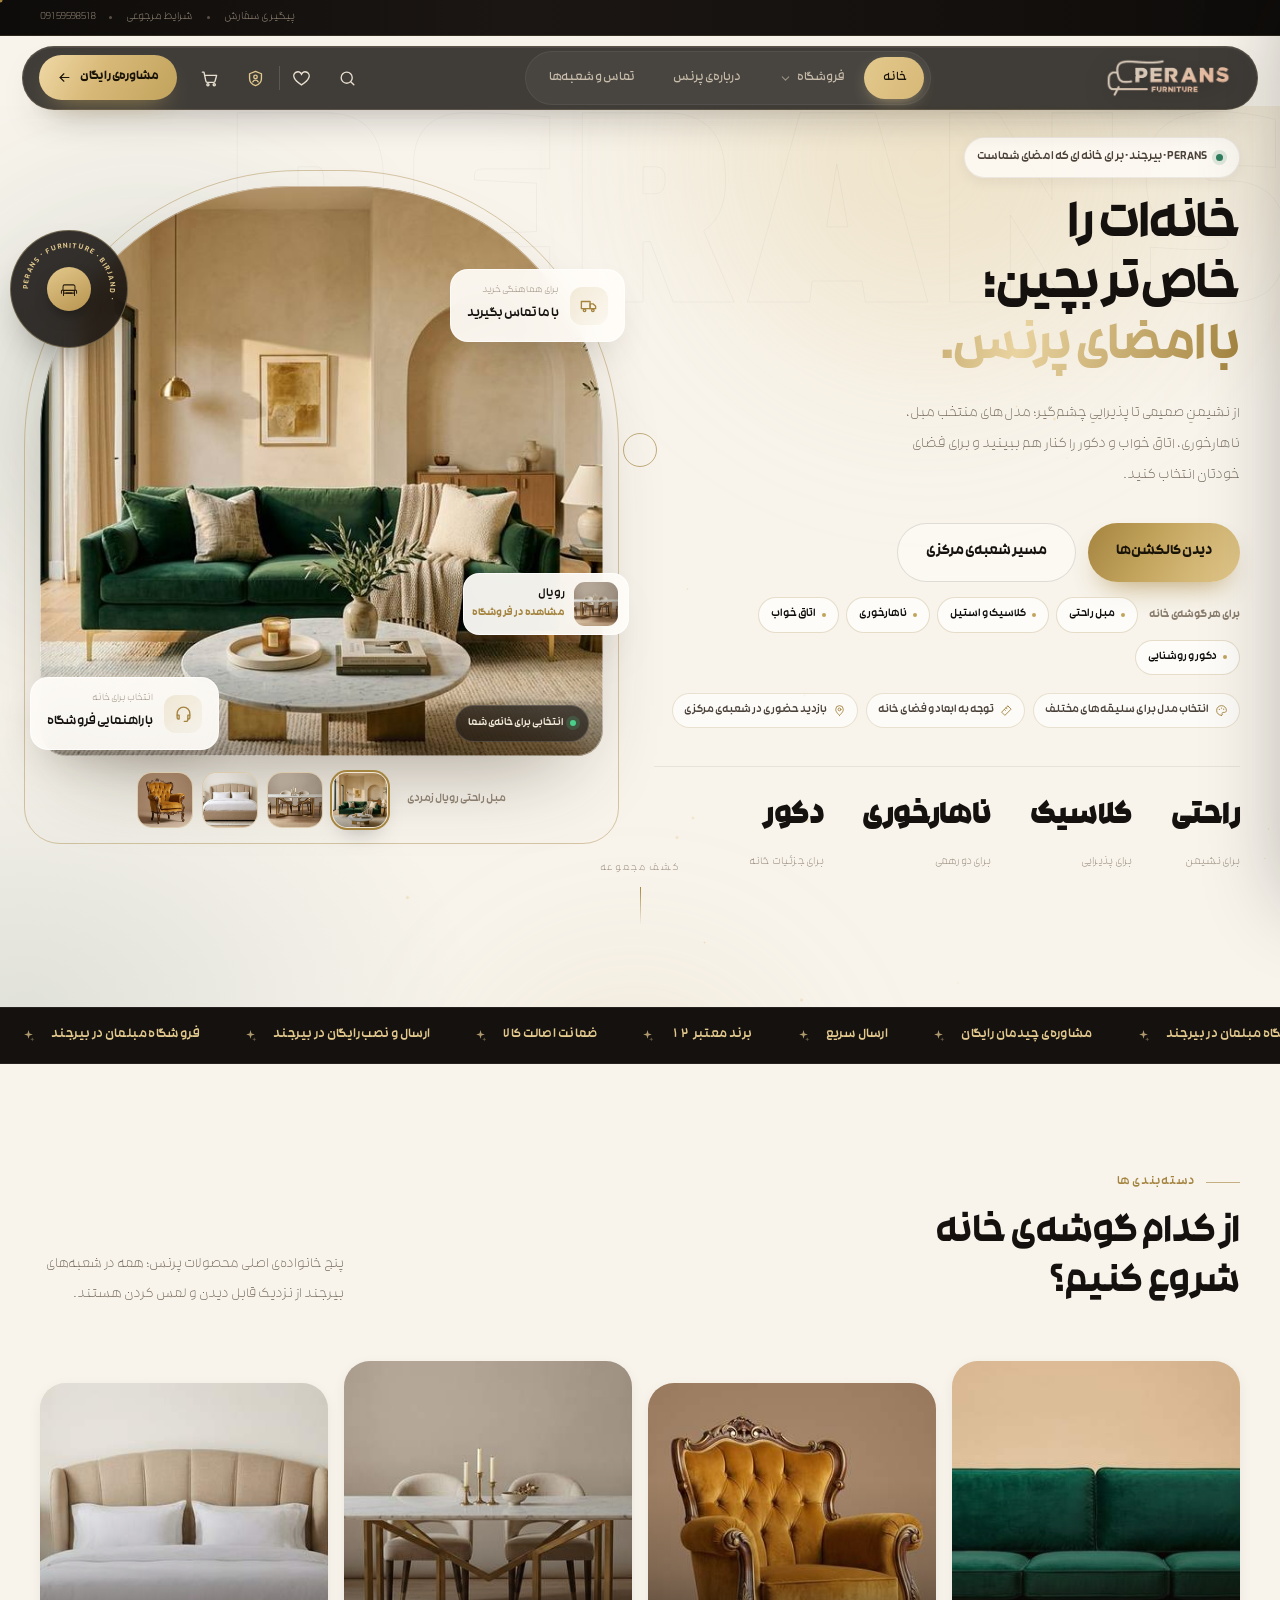
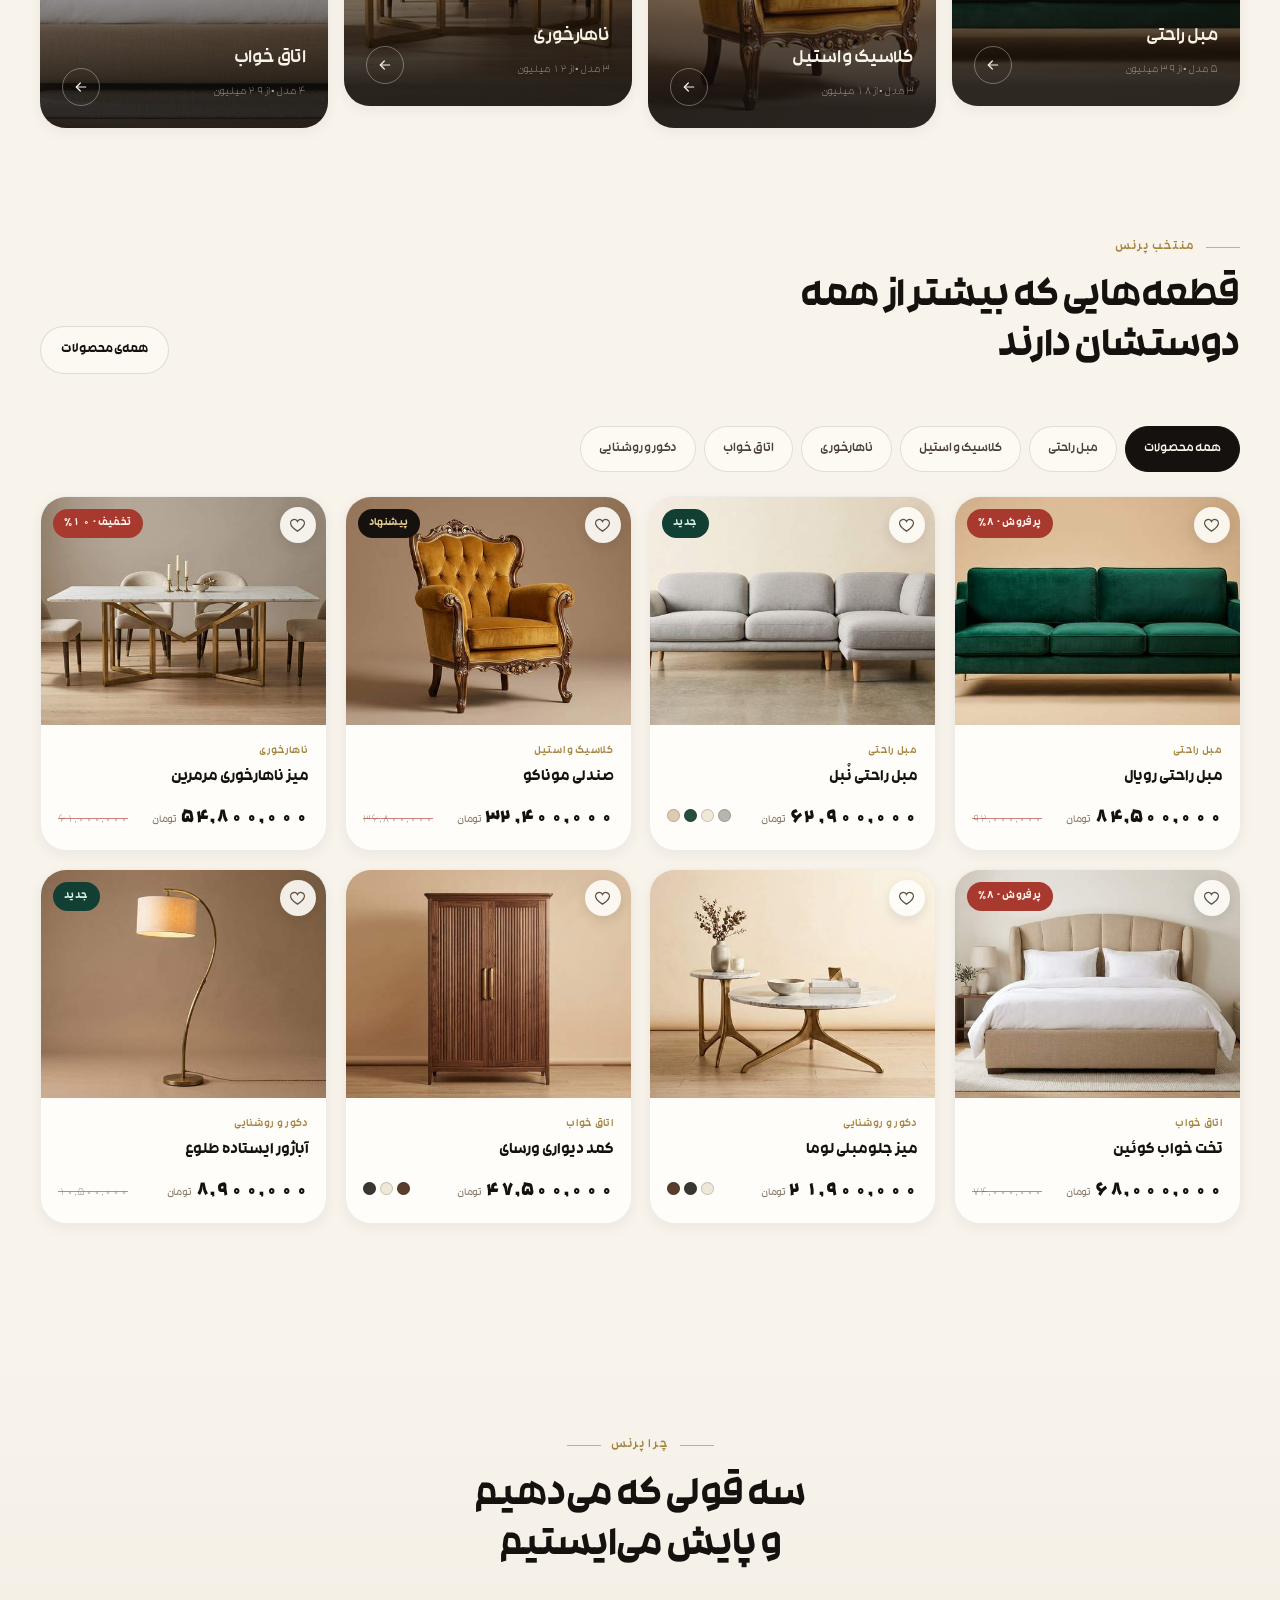
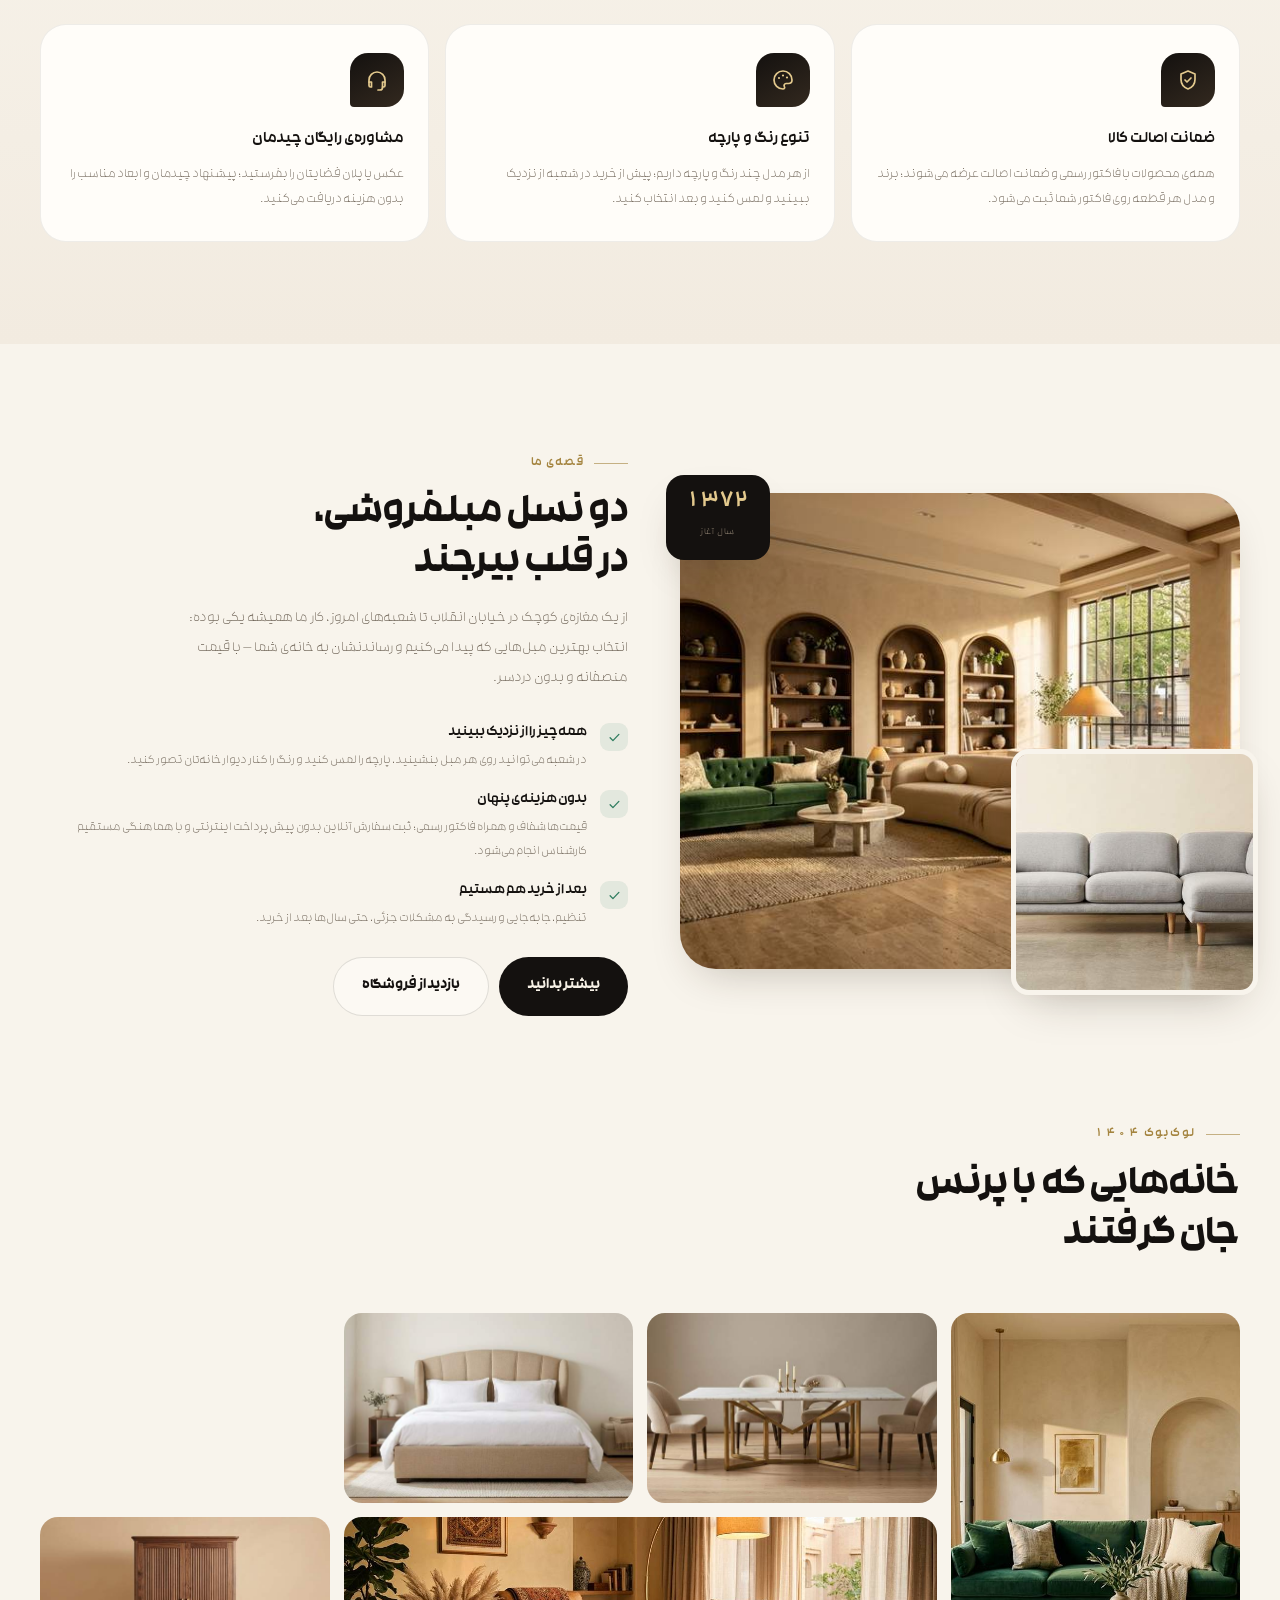
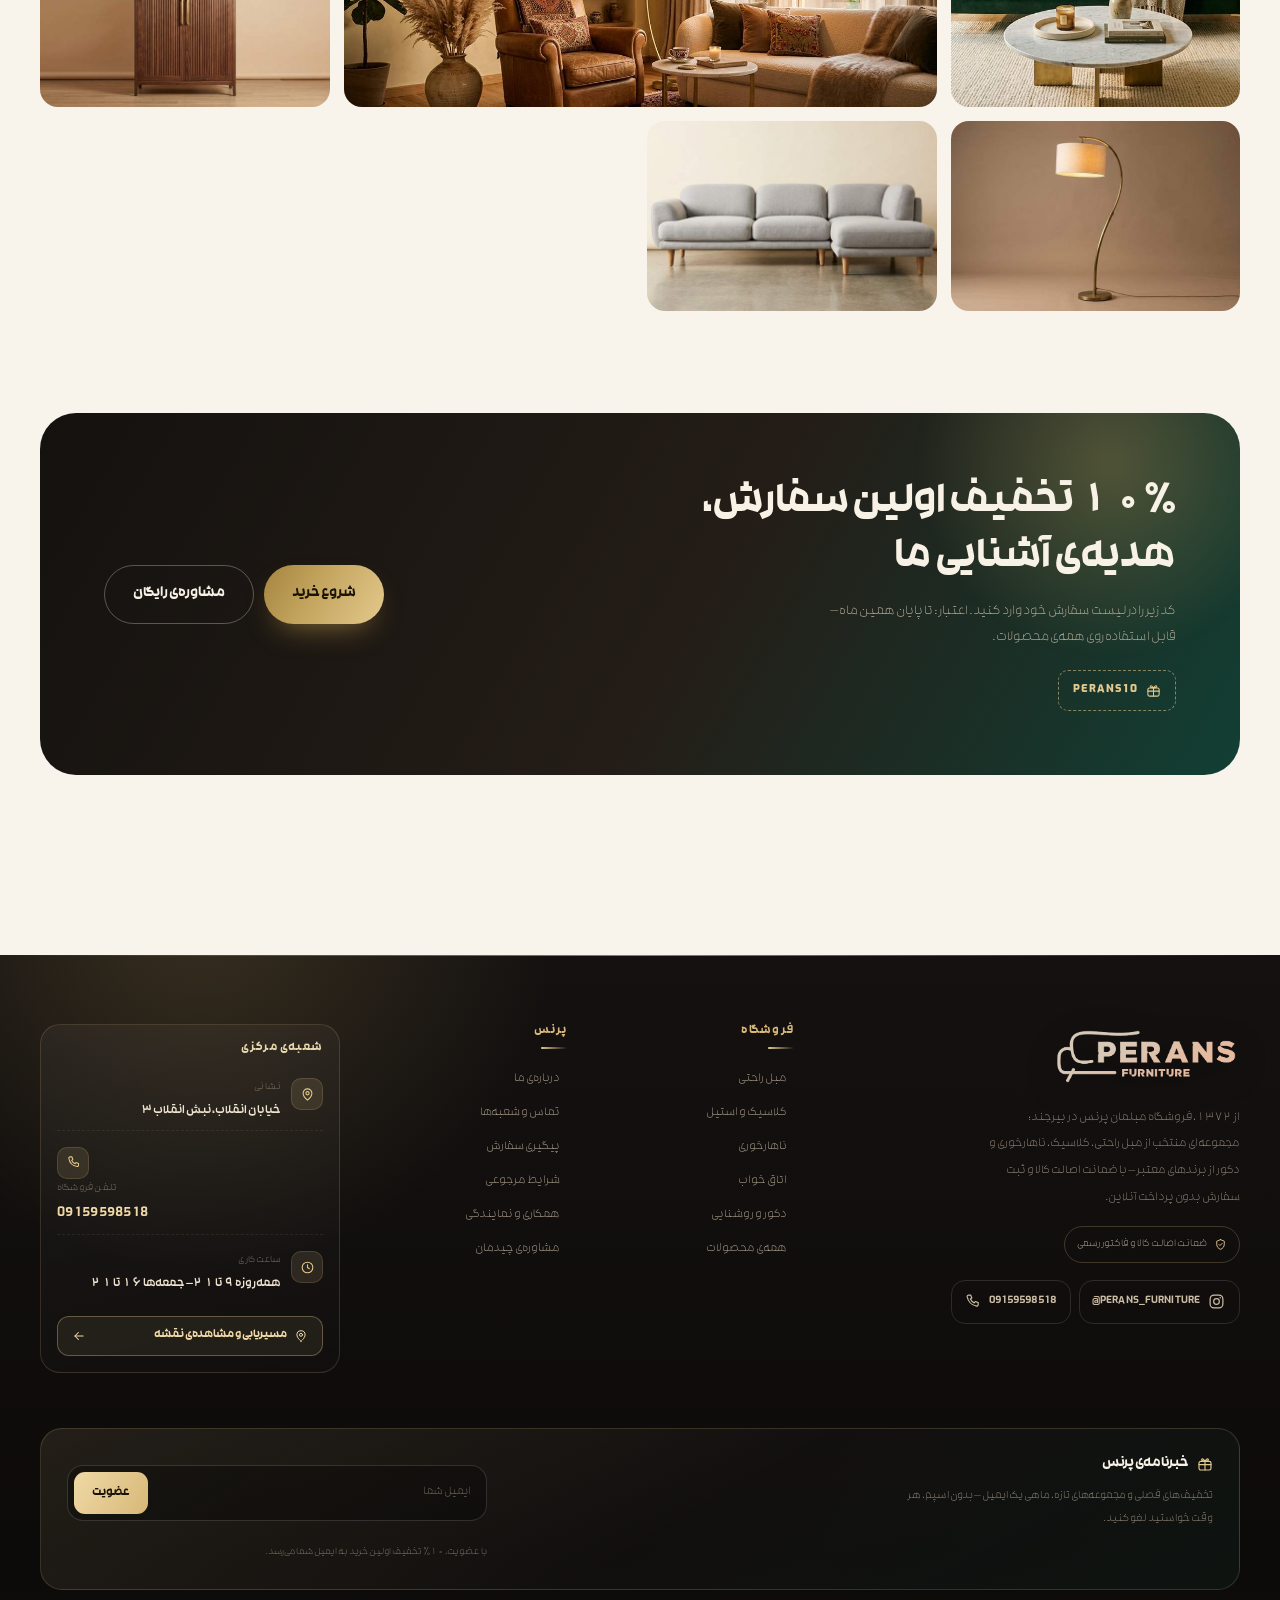
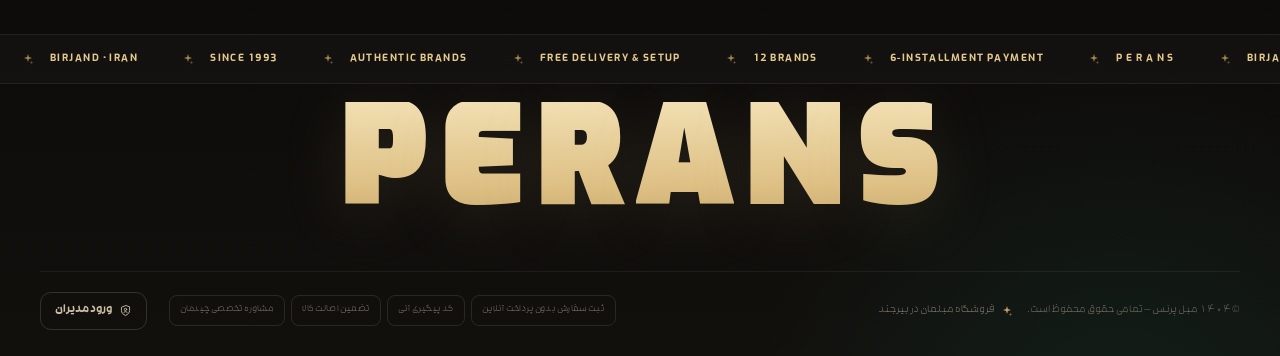
<file: perans-furniture/index.html>
<!DOCTYPE html>
<html lang="fa" dir="rtl">
<head>
<meta charset="utf-8">
<meta name="viewport" content="width=device-width, initial-scale=1">
<title>مبل پرنس | انتخابی برای خانه‌ی شما</title>
<meta name="description" content="مبل پرنس در بیرجند؛ مجموعه‌ای منتخب از مبلمان راحتی، کلاسیک، ناهارخوری، اتاق خواب و دکور برای خانه‌ی شما.">
<meta name="theme-color" content="#14110f">
<link rel="icon" type="image/png" href="images/LOGO.PNG">

<link rel="preload" href="fonts/Vazirmatn.woff2" as="font" type="font/woff2" crossorigin>
<link rel="stylesheet" href="css/fonts.css?v=7">
<link rel="stylesheet" href="css/base.css?v=8">
<link rel="stylesheet" href="css/theme.css?v=7">
<link rel="stylesheet" href="css/header.css?v=7">
<link rel="stylesheet" href="css/footer.css?v=7">
<link rel="stylesheet" href="css/utilities.css?v=7">
</head>
<body class="is-loading">

<!-- ICON SPRITE -->
<svg class="sprite" width="0" height="0" aria-hidden="true" focusable="false">
  <symbol id="i-admin" viewBox="0 0 24 24" fill="none" stroke="currentColor" stroke-width="1.7" stroke-linecap="round" stroke-linejoin="round"><path d="M12 3 4.5 6v6c0 4.3 3.1 7.6 7.5 9 4.4-1.4 7.5-4.7 7.5-9V6z"/><circle cx="12" cy="10" r="2.2"/><path d="M8.6 16.2c.8-1.4 2-2.1 3.4-2.1s2.6.7 3.4 2.1"/></symbol>
  <symbol id="i-logo" viewBox="0 0 48 48" fill="none" stroke="currentColor" stroke-width="2.2" stroke-linecap="round" stroke-linejoin="round"><path d="M11 27v-8.5A3.5 3.5 0 0 1 14.5 15h19a3.5 3.5 0 0 1 3.5 3.5V27"/><path d="M14 27h20a2 2 0 0 1 2 2v4H12v-4a2 2 0 0 1 2-2z"/><path d="M7.5 33v-4.5a2.5 2.5 0 0 1 5 0V29"/><path d="M40.5 33v-4.5a2.5 2.5 0 0 0-5 0V29"/><path d="M12 33v5M36 33v5"/><path d="M18 33h12"/></symbol>
  <symbol id="i-crown" viewBox="0 0 24 24" fill="none" stroke="currentColor" stroke-width="1.7" stroke-linecap="round" stroke-linejoin="round"><path d="M3 8l3.5 3L12 4l5.5 7L21 8l-1.6 10H4.6L3 8z"/><path d="M8 21h8"/></symbol>
  <symbol id="i-cart" viewBox="0 0 24 24" fill="none" stroke="currentColor" stroke-width="1.7" stroke-linecap="round" stroke-linejoin="round"><path d="M3 4h2l2.4 11.2a2 2 0 0 0 2 1.6h7.7a2 2 0 0 0 2-1.6L21 8H6"/><circle cx="10" cy="20" r="1.4"/><circle cx="18" cy="20" r="1.4"/></symbol>
  <symbol id="i-search" viewBox="0 0 24 24" fill="none" stroke="currentColor" stroke-width="1.7" stroke-linecap="round"><circle cx="11" cy="11" r="7"/><path d="M20 20l-3.6-3.6"/></symbol>
  <symbol id="i-menu" viewBox="0 0 24 24" fill="none" stroke="currentColor" stroke-width="1.8" stroke-linecap="round"><path d="M4 7h16M4 12h16M4 17h10"/></symbol>
  <symbol id="i-close" viewBox="0 0 24 24" fill="none" stroke="currentColor" stroke-width="1.8" stroke-linecap="round"><path d="M6 6l12 12M18 6L6 18"/></symbol>
  <symbol id="i-arrow-left" viewBox="0 0 24 24" fill="none" stroke="currentColor" stroke-width="1.8" stroke-linecap="round" stroke-linejoin="round"><path d="M19 12H5"/><path d="M11 18l-6-6 6-6"/></symbol>
  <symbol id="i-chevron-left" viewBox="0 0 24 24" fill="none" stroke="currentColor" stroke-width="1.9" stroke-linecap="round" stroke-linejoin="round"><path d="M15 6l-6 6 6 6"/></symbol>
  <symbol id="i-chevron-right" viewBox="0 0 24 24" fill="none" stroke="currentColor" stroke-width="1.9" stroke-linecap="round" stroke-linejoin="round"><path d="M9 6l6 6-6 6"/></symbol>
  <symbol id="i-chevron-down" viewBox="0 0 24 24" fill="none" stroke="currentColor" stroke-width="1.9" stroke-linecap="round" stroke-linejoin="round"><path d="M6 9l6 6 6-6"/></symbol>
  <symbol id="i-star" viewBox="0 0 24 24" fill="currentColor"><path d="M12 2.6l2.9 6 6.6.9-4.8 4.6 1.2 6.5L12 17.5 6.1 20.6l1.2-6.5L2.5 9.5l6.6-.9 2.9-6z"/></symbol>
  <symbol id="i-heart" viewBox="0 0 24 24" fill="none" stroke="currentColor" stroke-width="1.8" stroke-linecap="round"><path d="M12 20s-7.5-4.6-9.2-9A4.9 4.9 0 0 1 12 6.4 4.9 4.9 0 0 1 21.2 11c-1.7 4.4-9.2 9-9.2 9z"/></symbol>
  <symbol id="i-check" viewBox="0 0 24 24" fill="none" stroke="currentColor" stroke-width="2.1" stroke-linecap="round" stroke-linejoin="round"><path d="M5 12.5l4.5 4.5L19 7"/></symbol>
  <symbol id="i-truck" viewBox="0 0 24 24" fill="none" stroke="currentColor" stroke-width="1.7" stroke-linecap="round" stroke-linejoin="round"><path d="M3 7h11v9H3z"/><path d="M14 10h4l3 3v3h-7z"/><circle cx="7" cy="18" r="1.6"/><circle cx="17.5" cy="18" r="1.6"/></symbol>
  <symbol id="i-shield" viewBox="0 0 24 24" fill="none" stroke="currentColor" stroke-width="1.7" stroke-linecap="round" stroke-linejoin="round"><path d="M12 3l7 3v5.5c0 4.6-3 7.9-7 9.5-4-1.6-7-4.9-7-9.5V6l7-3z"/><path d="M9 12l2 2 4-4"/></symbol>
  <symbol id="i-phone" viewBox="0 0 24 24" fill="none" stroke="currentColor" stroke-width="1.7" stroke-linecap="round" stroke-linejoin="round"><path d="M6.5 3h3l1.5 4-2 1.5a11 11 0 0 0 5.5 5.5l1.5-2 4 1.5v3a2 2 0 0 1-2.2 2A16 16 0 0 1 4.5 5.2 2 2 0 0 1 6.5 3z"/></symbol>
  <symbol id="i-headset" viewBox="0 0 24 24" fill="none" stroke="currentColor" stroke-width="1.7" stroke-linecap="round" stroke-linejoin="round"><path d="M4 14v-2a8 8 0 0 1 16 0v2"/><path d="M4 14h2.5v5H5.5A1.5 1.5 0 0 1 4 17.5V14z"/><path d="M20 14h-2.5v5h1A1.5 1.5 0 0 0 20 17.5V14z"/><path d="M17.5 19v.5a2.5 2.5 0 0 1-2.5 2.5h-2"/></symbol>
  <symbol id="i-palette" viewBox="0 0 24 24" fill="none" stroke="currentColor" stroke-width="1.7" stroke-linecap="round" stroke-linejoin="round"><path d="M12 21a9 9 0 1 1 9-9c0 2.5-2 3.5-3.6 3.5H15a2 2 0 0 0-1.6 3.1c.6.9.1 2.4-1.4 2.4z"/><circle cx="8" cy="10" r="1.1" fill="currentColor" stroke="none"/><circle cx="12" cy="7.5" r="1.1" fill="currentColor" stroke="none"/><circle cx="16" cy="9.5" r="1.1" fill="currentColor" stroke="none"/></symbol>
  <symbol id="i-ruler" viewBox="0 0 24 24" fill="none" stroke="currentColor" stroke-width="1.7" stroke-linecap="round" stroke-linejoin="round"><path d="M3.5 14.5l11-11 6 6-11 11z"/><path d="M8 10l2 2M11 7l2 2M14.5 3.5l2 2"/></symbol>
  <symbol id="i-leaf" viewBox="0 0 24 24" fill="none" stroke="currentColor" stroke-width="1.7" stroke-linecap="round" stroke-linejoin="round"><path d="M20 4C10 4 4 8.5 4 15a5 5 0 0 0 5 5c6.5 0 11-6 11-16z"/><path d="M9 19c1-4 3.5-7 8-9"/></symbol>
  <symbol id="i-quote" viewBox="0 0 24 24" fill="currentColor"><path d="M9.5 5C6 5 3.5 7.8 3.5 11.4c0 3.2 2 5.6 4.9 5.6 2.6 0 4.3-1.8 4.3-4.2 0-2.3-1.6-4-3.7-4-.4 0-.8 0-1 .2.3-1.4 1.6-2.6 3.3-2.9L9.5 5zm9.6 0c-3.5 0-6 2.8-6 6.4 0 3.2 2 5.6 4.9 5.6 2.6 0 4.3-1.8 4.3-4.2 0-2.3-1.6-4-3.7-4-.4 0-.8 0-1 .2.3-1.4 1.6-2.6 3.3-2.9L19.1 5z"/></symbol>
  <symbol id="i-mail" viewBox="0 0 24 24" fill="none" stroke="currentColor" stroke-width="1.7" stroke-linecap="round" stroke-linejoin="round"><rect x="3" y="5" width="18" height="14" rx="3"/><path d="M4 7l8 6 8-6"/></symbol>
  <symbol id="i-pin" viewBox="0 0 24 24" fill="none" stroke="currentColor" stroke-width="1.7" stroke-linecap="round" stroke-linejoin="round"><path d="M12 21s7-5.6 7-11a7 7 0 1 0-14 0c0 5.4 7 11 7 11z"/><circle cx="12" cy="10" r="2.6"/></symbol>
  <symbol id="i-clock" viewBox="0 0 24 24" fill="none" stroke="currentColor" stroke-width="1.7" stroke-linecap="round" stroke-linejoin="round"><circle cx="12" cy="12" r="8.5"/><path d="M12 7.5V12l3 2"/></symbol>
  <symbol id="i-wallet" viewBox="0 0 24 24" fill="none" stroke="currentColor" stroke-width="1.7" stroke-linecap="round" stroke-linejoin="round"><rect x="3" y="6" width="18" height="13" rx="3"/><path d="M3 10h18"/><circle cx="17" cy="14.5" r="1.2" fill="currentColor" stroke="none"/></symbol>
  <symbol id="i-plus" viewBox="0 0 24 24" fill="none" stroke="currentColor" stroke-width="2" stroke-linecap="round"><path d="M12 5v14M5 12h14"/></symbol>
  <symbol id="i-minus" viewBox="0 0 24 24" fill="none" stroke="currentColor" stroke-width="2" stroke-linecap="round"><path d="M5 12h14"/></symbol>
  <symbol id="i-trash" viewBox="0 0 24 24" fill="none" stroke="currentColor" stroke-width="1.7" stroke-linecap="round"><path d="M4 7h16M9 7V5h6v2M6 7l1 13h10l1-13"/></symbol>
  <symbol id="i-sparkle" viewBox="0 0 24 24" fill="currentColor"><path d="M12 2l1.8 6.2L20 10l-6.2 1.8L12 18l-1.8-6.2L4 10l6.2-1.8L12 2z"/><path d="M19 15l.9 3.1L23 19l-3.1.9L19 23l-.9-3.1L15 19l3.1-.9L19 15z" opacity=".55"/></symbol>
  <symbol id="i-instagram" viewBox="0 0 24 24" fill="none" stroke="currentColor" stroke-width="1.7" stroke-linejoin="round"><rect x="3" y="3" width="18" height="18" rx="5.5"/><circle cx="12" cy="12" r="4"/><circle cx="17.2" cy="6.8" r="1.1" fill="currentColor" stroke="none"/></symbol>
  <symbol id="i-telegram" viewBox="0 0 24 24" fill="currentColor"><path d="M21.6 4.3 2.9 11.5c-.9.35-.87 1.62.05 1.9l4.4 1.35 1.7 5.2c.25.75 1.2.95 1.72.35l2.36-2.7 4.3 3.16c.68.5 1.63.12 1.8-.7l3-14.1c.2-.9-.7-1.6-1.5-1.27zM9.4 14.1l8.1-5.2-6.4 6.5-.2 3-1.5-4.3z"/></symbol>
  <symbol id="i-whatsapp" viewBox="0 0 24 24" fill="currentColor"><path d="M12 2a10 10 0 0 0-8.6 15L2 22l5.1-1.3A10 10 0 1 0 12 2zm5.3 14.1c-.2.6-1.2 1.2-1.7 1.2-.5.1-1 .1-1.7-.1a12 12 0 0 1-5.9-5.2c-.4-.7-.9-1.6-.9-2.4 0-.8.4-1.4.8-1.8.2-.2.4-.3.6-.3h.5c.2 0 .3 0 .5.4l.7 1.7c.1.2 0 .4-.1.5l-.4.5c-.1.2-.2.3 0 .5.4.7 1.6 2 3 2.6.2.1.4.1.5-.1l.6-.7c.1-.2.3-.2.5-.1l1.6.8c.2.1.4.2.4.3.1.2.1.7-.1 1.2z"/></symbol>
  <symbol id="i-up" viewBox="0 0 24 24" fill="none" stroke="currentColor" stroke-width="1.9" stroke-linecap="round" stroke-linejoin="round"><path d="M12 19V5"/><path d="M6 11l6-6 6 6"/></symbol>
  <symbol id="i-gift" viewBox="0 0 24 24" fill="none" stroke="currentColor" stroke-width="1.7" stroke-linecap="round" stroke-linejoin="round"><rect x="3" y="8" width="18" height="13" rx="2.5"/><path d="M3 13h18M12 8v13"/><path d="M12 8S9.5 3.5 7.5 4.6C6 5.4 7 8 12 8zM12 8s2.5-4.5 4.5-3.4C18 5.4 17 8 12 8z"/></symbol>
  <symbol id="i-layers" viewBox="0 0 24 24" fill="none" stroke="currentColor" stroke-width="1.7" stroke-linecap="round" stroke-linejoin="round"><path d="M12 3l8 4.5-8 4.5-8-4.5L12 3z"/><path d="M4 12l8 4.5 8-4.5"/><path d="M4 16.5L12 21l8-4.5"/></symbol>
</svg>

<!-- ===================== LOADER ===================== -->
<div class="ld" id="loader" role="status" aria-live="polite" aria-label="در حال بارگذاری فروشگاه مبل پرنس">
  <div class="ld__panel ld__panel--back" aria-hidden="true"></div>
  <div class="ld__panel" aria-hidden="true">
    <span class="ld__blob ld__blob--a"></span>
    <span class="ld__blob ld__blob--b"></span>
    <span class="ld__grid"></span>
  </div>
  <div class="ld__center">
    <div class="ld__mark">
      <svg class="ld__svg" viewBox="0 0 140 140" aria-hidden="true">
        <defs>
          <linearGradient id="ldGrad" x1="0" y1="0" x2="1" y2="1">
            <stop offset="0" stop-color="#a4843f"/>
            <stop offset=".55" stop-color="#e3c98d"/>
            <stop offset="1" stop-color="#fff3d4"/>
          </linearGradient>
        </defs>
        <circle class="ld__orbit" cx="70" cy="70" r="62" fill="none" stroke="rgba(255,255,255,.08)" stroke-width="1"/>
        <circle class="ld__ring" cx="70" cy="70" r="52" fill="none" stroke-width="1.7" stroke-linecap="round" pathLength="100"/>
        <g class="ld__spin"><circle class="ld__dot" cx="70" cy="18" r="4" fill="#e3c98d"/></g>
        <g class="ld__logo" transform="translate(34 32) scale(1.5)" fill="none" stroke="url(#ldGrad)" stroke-width="2.1" stroke-linecap="round" stroke-linejoin="round">
          <path d="M11 27v-8.5A3.5 3.5 0 0 1 14.5 15h19a3.5 3.5 0 0 1 3.5 3.5V27"/>
          <path d="M14 27h20a2 2 0 0 1 2 2v4H12v-4a2 2 0 0 1 2-2z"/>
          <path d="M7.5 33v-4.5a2.5 2.5 0 0 1 5 0V29"/>
          <path d="M40.5 33v-4.5a2.5 2.5 0 0 0-5 0V29"/>
          <path d="M12 33v5M36 33v5"/>
          <path d="M18 33h12"/>
        </g>
      </svg>
    </div>
    <div class="ld__brand">
      <span class="ld__name">مبل پرنس</span>
      <span class="ld__en">P E R A N S</span>
    </div>
    <div class="ld__bar"><i id="ldFill"></i></div>
    <div class="ld__meta">
      <span class="ld__pct" id="ldPct">۰٪</span>
      <span class="ld__hint" id="ldHint">در حال چیدن نمایشگاه…</span>
    </div>
  </div>
</div>

<!-- cursor + route curtain -->
<div class="cur" id="cur" aria-hidden="true"></div>
<div class="cur-dot" id="curDot" aria-hidden="true"></div>
<div class="curtain" id="curtain" aria-hidden="true"><span>PERANS</span></div>

<!-- ===================== ANNOUNCEMENT ===================== -->
<div class="ann" id="ann">
  <div class="wrap ann__inner">
    <div class="ann__ticker">
        <span class="ann__slide"><svg aria-hidden="true"><use href="#i-phone"/></svg>برای هماهنگی خرید و بازدید، با ما تماس بگیرید</span>
        <span class="ann__slide"><svg aria-hidden="true"><use href="#i-pin"/></svg>شعبه‌ی مرکزی: خیابان انقلاب، نبش انقلاب ۳</span>
        <span class="ann__slide"><svg aria-hidden="true"><use href="#i-instagram"/></svg>PERANS_FURNITURE را در اینستاگرام دنبال کنید</span>
      </div>
    <div class="ann__side">
      <a href="#/contact?topic=track">پیگیری سفارش</a>
      <span class="dot" aria-hidden="true"></span>
      <a href="#/contact?topic=returns">شرایط مرجوعی</a>
      <span class="dot" aria-hidden="true"></span>
      <a href="tel:09159598518"><bdi dir="ltr" class="tel-inline">09159598518</bdi></a>
    </div>
  </div>
</div>

<!-- ===================== HEADER ===================== -->
<header class="hd" id="siteHeader">
  <div class="hd__wrap">
    <div class="hd__bar" id="hdBar">
      <span class="hd__shine" aria-hidden="true"></span>

      <a class="hd__brand" href="#/" aria-label="PERANS Furniture — صفحه‌ی اصلی">
        <img class="hd__brand-logo" src="images/LOGO.PNG" alt="PERANS Furniture">
      </a>

      <nav class="hd__nav" id="hdNav" aria-label="ناوبری اصلی">
        <a href="#/" data-nav="home"><span class="lbl-full">خانه</span><span class="lbl-short">خانه</span></a>
        <a href="#/shop" data-nav="shop" class="mega-trigger" id="megaTrigger" aria-expanded="false">
          <span class="lbl-full">فروشگاه</span><span class="lbl-short">فروشگاه</span>
          <svg class="nav-caret" aria-hidden="true"><use href="#i-chevron-down"/></svg>
        </a>
        <a href="#/about" data-nav="about"><span class="lbl-full">درباره‌ی پرنس</span><span class="lbl-short">درباره</span></a>
        <a href="#/contact" data-nav="contact"><span class="lbl-full">تماس و شعبه‌ها</span><span class="lbl-short">تماس</span></a>
        <span class="hd__pill" id="hdPill" aria-hidden="true"></span>
      </nav>

      <div class="hd__actions">
        <button class="hd__icon" id="searchBtn" aria-label="جستجوی محصول" data-magnetic>
          <svg aria-hidden="true"><use href="#i-search"/></svg>
        </button>
        <button class="hd__icon hd__icon--wish" id="wishBtn" aria-label="علاقه‌مندی‌ها" data-magnetic>
          <svg aria-hidden="true"><use href="#i-heart"/></svg>
          <span class="badge-count" id="wishCount">۰</span>
        </button>
        <a class="hd__icon hd__icon--admin" href="admin/index.html" id="adminBtn" aria-label="ورود مدیران" title="پنل مدیریت" data-magnetic>
          <svg aria-hidden="true"><use href="#i-admin"/></svg>
        </a>
        <button class="hd__icon" id="cartBtn" aria-label="لیست سفارش" title="لیست سفارش شما" data-magnetic>
          <svg aria-hidden="true"><use href="#i-cart"/></svg>
          <span class="badge-count" id="cartCount">۰</span>
        </button>
        <a class="hd__cta" href="#/contact?topic=advice" data-magnetic>
          <span>مشاوره‌ی رایگان</span>
          <svg aria-hidden="true"><use href="#i-arrow-left"/></svg>
        </a>
      </div>

      <!-- MEGA MENU -->
      <div class="hd__mega" id="hdMega" role="region" aria-label="منوی فروشگاه" aria-hidden="true">
        <div class="mega__main">

          <div class="mega__head">
            <span class="mega__kicker"><svg aria-hidden="true"><use href="#i-layers"/></svg>دسته‌بندی محصولات</span>
            <p class="mega__lead">همه‌ی مدل‌ها در شعبه‌های بیرجند از نزدیک قابل دیدن و لمس کردن هستند.</p>
            <button class="mega__close" id="megaClose" type="button" aria-label="بستن منو">
              <svg aria-hidden="true"><use href="#i-close"/></svg>
            </button>
          </div>

          <div class="mega__cats">
          <a class="mega__cat" href="#/shop?cat=modern" data-mega-cat="modern">
            <img src="images/p1.jpg" data-img="p1" alt="" loading="lazy">
            <span class="mega__cat-txt"><b>مبل راحتی</b><small>۳ مدل · از ۴۸٫۹ میلیون</small></span>
            <span class="arr"><svg aria-hidden="true"><use href="#i-arrow-left"/></svg></span>
          </a>
          <a class="mega__cat" href="#/shop?cat=classic" data-mega-cat="classic">
            <img src="images/p3.jpg" data-img="p3" alt="" loading="lazy">
            <span class="mega__cat-txt"><b>کلاسیک و استیل</b><small>۱ مدل · از ۳۲٫۴ میلیون</small></span>
            <span class="arr"><svg aria-hidden="true"><use href="#i-arrow-left"/></svg></span>
          </a>
          <a class="mega__cat" href="#/shop?cat=dining" data-mega-cat="dining">
            <img src="images/p4.jpg" data-img="p4" alt="" loading="lazy">
            <span class="mega__cat-txt"><b>ناهارخوری</b><small>۲ مدل · از ۱۲٫۴ میلیون</small></span>
            <span class="arr"><svg aria-hidden="true"><use href="#i-arrow-left"/></svg></span>
          </a>
          <a class="mega__cat" href="#/shop?cat=bedroom" data-mega-cat="bedroom">
            <img src="images/p5.jpg" data-img="p5" alt="" loading="lazy">
            <span class="mega__cat-txt"><b>اتاق خواب</b><small>۳ مدل · از ۲۹٫۹ میلیون</small></span>
            <span class="arr"><svg aria-hidden="true"><use href="#i-arrow-left"/></svg></span>
          </a>
          <a class="mega__cat" href="#/shop?cat=decor" data-mega-cat="decor">
            <img src="images/p6.jpg" data-img="p6" alt="" loading="lazy">
            <span class="mega__cat-txt"><b>دکور و روشنایی</b><small>۳ مدل · از ۸٫۹ میلیون</small></span>
            <span class="arr"><svg aria-hidden="true"><use href="#i-arrow-left"/></svg></span>
          </a>
          <a class="mega__cat mega__cat--all" href="#/shop">
            <span class="mega__allico"><svg aria-hidden="true"><use href="#i-layers"/></svg></span>
            <span class="mega__cat-txt"><b>همه‌ی محصولات</b><small>۱۲ قطعه در ۵ دسته</small></span>
            <span class="arr"><svg aria-hidden="true"><use href="#i-arrow-left"/></svg></span>
          </a>
          </div>

          <div class="mega__foot">
            <span class="mega__foot-lbl">سریع‌تر پیدا کنید:</span>
            <a href="#/shop?sort=new">تازه‌ترین‌ها</a>
            <a href="#/shop?sort=cheap">اقتصادی‌ترین</a>
            <a href="#/shop?sort=expensive">لوکس‌ترین</a>
            <a class="mega__foot-cta" href="#/shop">همه‌ی محصولات<svg aria-hidden="true"><use href="#i-arrow-left"/></svg></a>
          </div>

        </div>

        <a class="mega__promo" href="#/product/royal">
          <img src="images/hero.jpg" data-img="hero" alt="" loading="lazy">
          <div class="mega__promo-body">
            <small>منتخب این هفته</small>
            <b>مبل رویال زمردی</b>
            <span class="mega__promo-price">۸۴٬۵۰۰٬۰۰۰ تومان</span>
            <span class="btn btn-gold btn-sm">مشاهده‌ی محصول <svg aria-hidden="true"><use href="#i-arrow-left"/></svg></span>
          </div>
        </a>
      </div>

    </div>

    </div>
  </div>
  <span class="hd__prog" aria-hidden="true"><i id="progress"></i></span>
</header>


<main id="main">

<!-- ================= HOME ================= -->
<!-- ================= HOME ================= -->
<div class="view active" id="view-home">

  <section class="hero">
    <div class="hero-aurora" aria-hidden="true">
      <span class="aurora a1"></span>
      <span class="aurora a2"></span>
      <span class="aurora a3"></span>
      <span class="hero-sparks" aria-hidden="true">
        <i></i>
        <i></i>
        <i></i>
        <i></i>
        <i></i>
        <i></i>
        <i></i>
        <i></i>
      </span>
    </div>
    <span class="hero-watermark" aria-hidden="true">PERANS</span>
    <div class="wrap hero-grid">
      <div class="hero-copy">
        <span class="hero-badge"><i></i> <span data-cms="heroBadge">PERANS · بیرجند · برای خانه‌ای که امضای شماست</span></span>
        <h1>
          <span class="line"><span data-cms="heroT1">خانه‌ات را</span></span>
          <span class="line"><span data-cms="heroT2">خاص‌تر بچین؛</span></span>
          <span class="line"><span class="grad-gold" data-cms="heroT3">با امضای پرنس.</span></span>
        </h1>
        <p class="lead" data-cms="heroLead">از نشیمنِ صمیمی تا پذیراییِ چشم‌گیر؛ مدل‌های منتخب مبل، ناهارخوری، اتاق خواب و دکور را کنار هم ببینید و برای فضای خودتان انتخاب کنید.</p>
        <div class="hero-cta">
          <a href="#/shop" class="btn btn-gold" data-magnetic>
            دیدن کالکشن‌ها
            <svg aria-hidden="true"><use href="#i-arrow-left"/></svg>
          </a>
          <a href="#/contact?topic=visit" class="btn btn-ghost" data-magnetic>مسیر شعبه‌ی مرکزی</a>
        </div>
        <div class="hero-cats">
          <span class="hero-cats__label">برای هر گوشه‌ی خانه</span>
          <a href="#/shop?cat=modern">مبل راحتی</a>
          <a href="#/shop?cat=classic">کلاسیک و استیل</a>
          <a href="#/shop?cat=dining">ناهارخوری</a>
          <a href="#/shop?cat=bedroom">اتاق خواب</a>
          <a href="#/shop?cat=decor">دکور و روشنایی</a>
        </div>
        <ul class="hero-trust">
          <li><svg aria-hidden="true"><use href="#i-palette"/></svg> انتخاب مدل برای سلیقه‌های مختلف</li>
          <li><svg aria-hidden="true"><use href="#i-ruler"/></svg> توجه به ابعاد و فضای خانه</li>
          <li><svg aria-hidden="true"><use href="#i-pin"/></svg> بازدید حضوری در شعبه‌ی مرکزی</li>
        </ul>
        <div class="hero-stats">
          <div><b>راحتی</b><span>برای نشیمن</span></div>
          <div><b>کلاسیک</b><span>برای پذیرایی</span></div>
          <div><b>ناهارخوری</b><span>برای دورهمی</span></div>
          <div><b>دکور</b><span>برای جزئیات خانه</span></div>
        </div>
      </div>

      <div class="hero-visual">
        <div class="arch">
          <img id="heroShot" src="images/hero.jpg" data-img="hero" data-img="hero" alt="مبل راحتی مخمل زمردی پرنس در نشیمن روشن" fetchpriority="high">
          <span class="arch-shine" aria-hidden="true"></span>
          <div class="arch-tag"><i aria-hidden="true"></i> انتخابی برای خانه‌ی شما</div>
        </div>
        <div class="arch-ring" aria-hidden="true"></div>

        <a class="seal" href="#/about" aria-label="درباره‌ی مبل پرنس">
          <svg viewBox="0 0 132 132" aria-hidden="true">
            <defs><path id="sealPath" d="M66,66 m-47,0 a47,47 0 1,1 94,0 a47,47 0 1,1 -94,0"/></defs>
            <g class="seal-ring">
              <text><textPath href="#sealPath" startOffset="0">PERANS · FURNITURE · BIRJAND · </textPath></text>
            </g>
          </svg>
          <span class="seal-core"><svg aria-hidden="true"><use href="#i-logo"/></svg></span>
        </a>

        <div class="hero-thumbs" role="group" aria-label="نمای دیگر محصولات">
          <span class="hero-thumbs-cap" id="heroCap">مبل راحتی رویال زمردی</span>
          <button class="hero-thumb on" data-hero="hero" data-name="مبل راحتی رویال زمردی" aria-label="نمای مبل راحتی رویال"><img src="images/hero.jpg" data-img="hero" data-img="hero" alt=""></button>
          <button class="hero-thumb" data-hero="p4" data-name="میز ناهارخوری مرمرین" aria-label="نمای میز ناهارخوری مرمرین"><img src="images/p4.jpg" data-img="p4" data-img="p4" alt=""></button>
          <button class="hero-thumb" data-hero="p5" data-name="تخت خواب کوئین" aria-label="نمای تخت خواب کوئین"><img src="images/p5.jpg" data-img="p5" data-img="p5" alt=""></button>
          <button class="hero-thumb" data-hero="p3" data-name="صندلی موناکو" aria-label="نمای صندلی موناکو"><img src="images/p3.jpg" data-img="p3" data-img="p3" alt=""></button>
          </div>

        <div class="float-card fc-1">
          <span class="fc-ico"><svg aria-hidden="true"><use href="#i-truck"/></svg></span>
          <div><small>برای هماهنگی خرید</small><b>با ما تماس بگیرید</b></div>
        </div>
        <div class="float-card fc-2">
          <span class="fc-ico"><svg aria-hidden="true"><use href="#i-headset"/></svg></span>
          <div>
            <small>انتخاب برای خانه</small>
            <b>با راهنمایی فروشگاه</b>
          </div>
        </div>

        
        <div class="hero-mini hm-1">
          <img src="images/p4.jpg" data-img="p4" alt="" data-img="p4">
          <span><b>رویال</b><small>مشاهده در فروشگاه</small></span>
        </div>
      </div>
    </div>
    <div class="scroll-hint" aria-hidden="true">کشف مجموعه<i></i></div>
  </section>

  <div class="marquee" aria-hidden="true">
    <div class="marquee-track" id="marqueeTrack"></div>
  </div>

  <section class="section" id="cats">
    <div class="wrap">
      <div class="sec-head">
        <div data-reveal>
          <span class="eyebrow">دسته‌بندی‌ها</span>
          <h2 class="h-sec mt-14">از کدام گوشه‌ی خانه<br>شروع کنیم؟</h2>
        </div>
        <p class="lead ch-38" data-reveal>پنج خانواده‌ی اصلی محصولات پرنس؛ همه در شعبه‌های بیرجند از نزدیک قابل دیدن و لمس کردن هستند.</p>
      </div>
      <div class="cats">
        <a class="cat" href="#/shop?cat=modern" data-reveal>
          <img src="images/p1.jpg" data-img="p1" alt="مبل راحتی مدرن" loading="lazy">
          <div class="cat-body">
            <div><b>مبل راحتی</b><small>۵ مدل • از ۳۹ میلیون</small></div>
            <span class="cat-arrow"><svg aria-hidden="true"><use href="#i-arrow-left"/></svg></span>
          </div>
        </a>
        <a class="cat dl-08" href="#/shop?cat=classic" data-reveal>
          <img src="images/p3.jpg" data-img="p3" alt="مبل و صندلی کلاسیک" loading="lazy">
          <div class="cat-body">
            <div><b>کلاسیک و استیل</b><small>۳ مدل • از ۱۸ میلیون</small></div>
            <span class="cat-arrow"><svg aria-hidden="true"><use href="#i-arrow-left"/></svg></span>
          </div>
        </a>
        <a class="cat dl-16" href="#/shop?cat=dining" data-reveal>
          <img src="images/p4.jpg" data-img="p4" alt="میز ناهارخوری مرمر" loading="lazy">
          <div class="cat-body">
            <div><b>ناهارخوری</b><small>۳ مدل • از ۱۲ میلیون</small></div>
            <span class="cat-arrow"><svg aria-hidden="true"><use href="#i-arrow-left"/></svg></span>
          </div>
        </a>
        <a class="cat dl-24" href="#/shop?cat=bedroom" data-reveal>
          <img src="images/p5.jpg" data-img="p5" alt="اتاق خواب مدرن" loading="lazy">
          <div class="cat-body">
            <div><b>اتاق خواب</b><small>۴ مدل • از ۲۹ میلیون</small></div>
            <span class="cat-arrow"><svg aria-hidden="true"><use href="#i-arrow-left"/></svg></span>
          </div>
        </a>
      </div>
    </div>
  </section>

  <section class="section pt-0" id="featured">
    <div class="wrap">
      <div class="sec-head">
        <div data-reveal>
          <span class="eyebrow">منتخب پرنس</span>
          <h2 class="h-sec mt-14">قطعه‌هایی که بیشتر از همه<br>دوستشان دارند</h2>
        </div>
        <a href="#/shop" class="btn btn-ghost btn-sm" data-reveal>همه‌ی محصولات <svg aria-hidden="true"><use href="#i-arrow-left"/></svg></a>
      </div>
      <div class="chips mb-24" id="homeChips" role="tablist" aria-label="فیلتر دسته‌بندی"></div>
      <div class="grid-products" id="homeGrid"></div>
    </div>
  </section>

  <section class="section features">
    <div class="wrap">
      <div class="sec-head center-head">
        <div data-reveal>
          <span class="eyebrow center">چرا پرنس</span>
          <h2 class="h-sec mt-14">سه قولی که می‌دهیم<br>و پایش می‌ایستیم</h2>
        </div>
      </div>
      <div class="feat-grid">
        <div class="feat" data-reveal>
          <span class="feat-ico"><svg aria-hidden="true"><use href="#i-shield"/></svg></span>
          <b>ضمانت اصالت کالا</b>
          <p>همه‌ی محصولات با فاکتور رسمی و ضمانت اصالت عرضه می‌شوند؛ برند و مدل هر قطعه روی فاکتور شما ثبت می‌شود.</p>
        </div>
        <div class="feat dl-08" data-reveal>
          <span class="feat-ico"><svg aria-hidden="true"><use href="#i-palette"/></svg></span>
          <b>تنوع رنگ و پارچه</b>
          <p>از هر مدل چند رنگ و پارچه داریم؛ پیش از خرید در شعبه از نزدیک ببینید و لمس کنید و بعد انتخاب کنید.</p>
        </div>
        <div class="feat dl-16" data-reveal>
          <span class="feat-ico"><svg aria-hidden="true"><use href="#i-headset"/></svg></span>
          <b>مشاوره‌ی رایگان چیدمان</b>
          <p>عکس یا پلان فضایتان را بفرستید؛ پیشنهاد چیدمان و ابعاد مناسب را بدون هزینه دریافت می‌کنید.</p>
        </div>
      </div>
    </div>
  </section>

  <section class="section">
    <div class="wrap story">
      <div class="story-media" data-reveal="right">
        <div class="main"><img src="images/showroom.jpg" data-img="showroom" alt="فروشگاه مبلمان پرنس در بیرجند" loading="lazy"></div>
        <div class="sub"><img src="images/p2.jpg" data-img="p2" alt="جزئیات مبل راحتی" loading="lazy"></div>
        <div class="story-year"><b>۱۳۷۲</b><small>سال آغاز</small></div>
      </div>
      <div data-reveal="left">
        <span class="eyebrow">قصه‌ی ما</span>
        <h2 class="h-sec mt-14">دو نسل مبلفروشی،<br>در قلب بیرجند</h2>
        <p class="lead mt-14">از یک مغازه‌ی کوچک در خیابان انقلاب تا شعبه‌های امروز، کار ما همیشه یکی بوده: انتخاب بهترین مبل‌هایی که پیدا می‌کنیم و رساندنشان به خانه‌ی شما — با قیمت منصفانه و بدون دردسر.</p>
        <div class="story-points">
          <div class="story-point">
            <i><svg aria-hidden="true"><use href="#i-check"/></svg></i>
            <div><b>همه‌چیز را از نزدیک ببینید</b><p>در شعبه می‌توانید روی هر مبل بنشینید، پارچه را لمس کنید و رنگ را کنار دیوار خانه‌تان تصور کنید.</p></div>
          </div>
          <div class="story-point">
            <i><svg aria-hidden="true"><use href="#i-check"/></svg></i>
            <div><b>بدون هزینه‌ی پنهان</b><p>قیمت‌ها شفاف و همراه فاکتور رسمی؛ ثبت سفارش آنلاین بدون پیش‌پرداخت اینترنتی و با هماهنگی مستقیم کارشناس انجام می‌شود.</p></div>
          </div>
          <div class="story-point">
            <i><svg aria-hidden="true"><use href="#i-check"/></svg></i>
            <div><b>بعد از خرید هم هستیم</b><p>تنظیم، جابه‌جایی و رسیدگی به مشکلات جزئی، حتی سال‌ها بعد از خرید.</p></div>
          </div>
        </div>
        <div class="btn-row">
          <a href="#/about" class="btn btn-dark">بیشتر بدانید <svg aria-hidden="true"><use href="#i-arrow-left"/></svg></a>
          <a href="#/contact?topic=visit" class="btn btn-ghost">بازدید از فروشگاه</a>
        </div>
      </div>
    </div>
  </section>

  <section class="section pt-0">
    <div class="wrap">
      <div class="sec-head">
        <div data-reveal>
          <span class="eyebrow">لوک‌بوک ۱۴۰۴</span>
          <h2 class="h-sec mt-14">خانه‌هایی که با پرنس<br>جان گرفتند</h2>
        </div>
        <p class="lead ch-34" data-reveal>نگاهی به خانه‌های چیده‌شده در بیرجند، قائن و خراسان جنوبی.</p>
      </div>
      <div class="look-grid">
        <div class="look tall" data-reveal><img src="images/hero.jpg" data-img="hero" alt="نشیمن مدرن با مبل زمردی" loading="lazy"><span>نشیمن مهرشهر بیرجند — مبل رویال زمردی</span></div>
        <div class="look dl-07" data-reveal><img src="images/p4.jpg" data-img="p4" alt="میز ناهارخوری مرمرین" loading="lazy"><span>ناهارخوری یک آپارتمان در بیرجند</span></div>
        <div class="look dl-14" data-reveal><img src="images/p5.jpg" data-img="p5" alt="اتاق خواب کوئین" loading="lazy"><span>اتاق خواب بلوار دانشگاه</span></div>
        <div class="look wide dl-2" data-reveal><img src="images/lounge.jpg" data-img="lounge" alt="نشیمن با مبل کرم و صندلی چرمی" loading="lazy"><span>نشیمن خانه‌ی قائن — ست کرم و چرم</span></div>
        <div class="look dl-26" data-reveal><img src="images/p7.jpg" data-img="p7" alt="کمد ورسای" loading="lazy"><span>کمد ورسای — پروژه‌ی مهرشهر</span></div>
        <div class="look dl-32" data-reveal><img src="images/p8.jpg" data-img="p8" alt="آباژور طلوع" loading="lazy"><span>روشنایی نشیمن — نهبندان</span></div>
        <div class="look dl-38" data-reveal><img src="images/p2.jpg" data-img="p2" alt="مبل نبل" loading="lazy"><span>مبل نُبل — آپارتمان طالقانی</span></div>
      </div>
    </div>
  </section>

  <section class="section pt-0">
    <div class="wrap">
      <div class="cta-band" data-reveal="zoom">
        <div>
          <h2>۱۰٪ تخفیف اولین سفارش،<br>هدیه‌ی آشنایی ما</h2>
          <p>کد زیر را در لیست سفارش خود وارد کنید. اعتبار: تا پایان همین ماه — قابل استفاده روی همه‌ی محصولات.</p>
          <span class="cta-code"><svg width="15" height="15" aria-hidden="true"><use href="#i-gift"/></svg> PERANS10</span>
        </div>
        <div class="cta-actions">
          <a href="#/shop" class="btn btn-gold">شروع خرید <svg aria-hidden="true"><use href="#i-arrow-left"/></svg></a>
          <a href="#/contact?topic=advice" class="btn btn-ghost">مشاوره‌ی رایگان</a>
        </div>
      </div>
    </div>
  </section>

</div>

<!-- ================= SHOP ================= -->
<div class="view" id="view-shop">
  <div class="page-head">
    <div class="wrap">
      <div class="crumb"><a href="#/">خانه</a><svg aria-hidden="true"><use href="#i-chevron-left"/></svg><span>فروشگاه</span></div>
      <h1>فروشگاه پرنس</h1>
      <p>مبلمان و رنگ دلخواه خود را انتخاب کنید، بدون نیاز به پرداخت آنلاین سفارش را ثبت نمایید و کد پیگیری آنی دریافت کنید.</p>
    </div>
  </div>
  <section class="section pt-28">
    <div class="wrap">
      <div class="toolbar">
        <div class="chips" id="shopChips" role="tablist" aria-label="فیلتر دسته‌بندی"></div>
        <div class="tools-right">
          <label class="search-inline">
            <svg aria-hidden="true"><use href="#i-search"/></svg>
            <input type="search" id="shopSearch" placeholder="جستجو در محصولات…" aria-label="جستجو در محصولات">
          </label>
          <select class="sort" id="shopSort" aria-label="مرتب‌سازی">
            <option value="featured">پیشنهاد پرنس</option>
            <option value="cheap">ارزان‌ترین</option>
            <option value="expensive">گران‌ترین</option>
            <option value="new">جدیدترین</option>
          </select>
        </div>
      </div>
      <div class="shop-bar">
        <span class="note-sm" id="shopCount"></span>
        <button class="chip" id="clearFilters" hidden>حذف فیلترها</button>
      </div>
      <div class="grid-products" id="shopGrid"></div>
    </div>
  </section>
</div>

<!-- ================= PRODUCT ================= -->
<div class="view" id="view-product">
  <div class="page-head pb-8">
    <div class="wrap">
      <div class="crumb" id="pdCrumb"></div>
    </div>
  </div>
  <section class="section pt-26">
    <div class="wrap" id="pdWrap"></div>
    <div class="wrap mt-l">
      <div class="sec-head">
        <div><span class="eyebrow">پیشنهاد هم‌نشین</span><h2 class="h-sec mt-12">این‌ها هم کنارش می‌نشینند</h2></div>
        <a href="#/shop" class="btn btn-ghost btn-sm">همه محصولات <svg aria-hidden="true"><use href="#i-arrow-left"/></svg></a>
      </div>
      <div class="grid-products" id="pdRelated"></div>
    </div>
  </section>
</div>

<!-- ================= ABOUT ================= -->
<div class="view" id="view-about">
  <div class="page-head">
    <div class="wrap">
      <div class="crumb"><a href="#/">خانه</a><svg aria-hidden="true"><use href="#i-chevron-left"/></svg><span>درباره‌ی پرنس</span></div>
      <h1>سی‌ودو سال،<br>در کنار خانه‌های بیرجند</h1>
      <p>فروشگاه مبلمان پرنس، سال ۱۳۷۲ در خیابان انقلاب بیرجند با یک مغازه‌ی کوچک شروع شد؛ امروز شعبه‌های طبقه‌ای ما میزبان خانواده‌هایی است که می‌خواهند خانه‌شان را قشنگ‌تر کنند.</p>
    </div>
  </div>
  <section class="section">
    <div class="wrap story">
      <div class="story-media" data-reveal="right">
        <div class="main"><img src="images/showroom.jpg" data-img="showroom" alt="فروشگاه مبلمان پرنس" loading="lazy"></div>
        <div class="sub"><img src="images/p6.jpg" data-img="p6" alt="میز مرمر" loading="lazy"></div>
        <div class="story-year"><b>۱۲</b><small>برند معتبر</small></div>
      </div>
      <div data-reveal="left">
        <span class="eyebrow">فلسفه‌ی ما</span>
        <h2 class="h-sec mt-14">مبل، وسیله نیست؛<br>عضو خانواده است</h2>
        <p class="lead mt-14">ما مبل نمی‌فروشیم؛ آرامش می‌فروشیم. به همین دلیل هر قطعه را قبل از آوردن به فروشگاه، خودمان از نزدیک بررسی می‌کنیم: دوخت، اسفنج، پارچه و اتصال‌ها. اگر جایی مطمئن نباشیم، آن مدل را نمی‌آوریم.</p>
        <div class="story-points">
          <div class="story-point"><i><svg aria-hidden="true"><use href="#i-check"/></svg></i><div><b>انتخاب سلیقه‌ای، نه انباری</b><p>به‌جای صدها مدل تکراری، مجموعه‌ای محدود اما دقیق از برندهای معتبر داریم.</p></div></div>
          <div class="story-point"><i><svg aria-hidden="true"><use href="#i-check"/></svg></i><div><b>قیمت منصفانه و شفاف</b><p>قیمت روی هر قطعه مشخص است؛ چانه‌زدن و هزینه‌ی پنهان نداریم.</p></div></div>
        </div>
      </div>
    </div>
  </section>
  <section class="section pt-0">
    <div class="wrap">
      <div class="vals">
        <div class="val" data-reveal><i><svg aria-hidden="true"><use href="#i-shield"/></svg></i><b>اصالت کالا</b><p>همه‌ی محصولات با فاکتور رسمی و ضمانت اصالت؛ برند و مدل روی فاکتور ثبت می‌شود.</p></div>
        <div class="val dl-08" data-reveal><i><svg aria-hidden="true"><use href="#i-ruler"/></svg></i><b>انتخاب درست ابعاد</b><p>قبل از خرید، ابعاد مبل را با فضای خانه‌تان تطبیق می‌دهیم تا بعد پشیمان نشوید.</p></div>
        <div class="val dl-16" data-reveal><i><svg aria-hidden="true"><use href="#i-headset"/></svg></i><b>همراهی بعد از خرید</b><p>هفت روز هفته پاسخگو هستیم؛ از تنظیم پایه تا جابه‌جایی داخل خانه.</p></div>
      </div>
      <div class="story mt-l">
        <div data-reveal="left">
          <span class="eyebrow">مسیر ما</span>
          <h2 class="h-sec mt-14 mb-24">از یک مغازه تا چند شعبه</h2>
          <div class="timeline">
            <div class="tl-item"><small>۱۳۷۲</small><b>آغاز در خیابان انقلاب</b><p>حاج‌آقا پرنس مغازه‌ی کوچکی در خیابان انقلاب بیرجند باز می‌کند؛ چند دست مبل و کلی آرزو.</p></div>
            <div class="tl-item"><small>۱۳۸۵</small><b>شعبه‌ی بزرگ‌تر</b><p>فروشگاه به فضایی بزرگ‌تر منتقل می‌شود و مبل کلاسیک و استیل به مجموعه اضافه می‌شود.</p></div>
            <div class="tl-item"><small>۱۳۹۵</small><b>ورود برندهای مدرن</b><p>همراه با نسل دوم خانواده، مجموعه‌ی مبل‌های مدرن و اروپایی وارد فروشگاه می‌شود.</p></div>
            <div class="tl-item"><small>۱۴۰۱</small><b>شعبه‌های جدید</b><p>افتتاح شعبه‌های تازه با چیدمان واقعی؛ حالا می‌توانید خانه را قبل از خرید ببینید.</p></div>
            <div class="tl-item pb-0"><small>۱۴۰۴</small><b>پرنس آنلاین</b><p>فروشگاه آنلاین با ارسال به سراسر ایران و مشاوره‌ی چیدمان تلفنی و تصویری.</p></div>
          </div>
        </div>
        <div data-reveal="right">
          <div class="stats-row stats-2">
            <div class="stat"><b data-count="32" data-suffix="+">۰</b><span>سال تجربه</span></div>
            <div class="stat"><b data-count="4500" data-suffix="+">۰</b><span>خانه‌ی چیده‌شده</span></div>
            <div class="stat"><b data-count="12">۰</b><span>برند معتبر</span></div>
            <div class="stat"><b data-count="7" data-suffix=" روز">۰</b><span>مهلت مرجوعی</span></div>
          </div>
          <div class="panel mt-18">
            <span class="eyebrow">بازدید حضوری</span>
            <h3 class="h-panel">فروشگاه مرکزی بیرجند</h3>
            <p class="panel-p">خیابان انقلاب، نبش انقلاب ۳. برای بازدید اختصاصی با مشاور چیدمان، وقت رزرو کنید؛ چای ما مهمان شما.</p>
            <a href="#/contact?topic=visit" class="btn btn-dark btn-block mt-16">رزرو وقت بازدید</a>
          </div>
        </div>
      </div>
    </div>
  </section>
</div>

<!-- ================= CONTACT ================= -->
<div class="view" id="view-contact">
  <div class="page-head">
    <div class="wrap">
      <div class="crumb"><a href="#/">خانه</a><svg aria-hidden="true"><use href="#i-chevron-left"/></svg><span>تماس و شعبه‌ها</span></div>
      <h1>بیایید درباره‌ی خانه‌تان حرف بزنیم</h1>
      <p>پلان یا عکس فضای‌تان را بفرستید؛ کارشناسان ما در کمتر از یک روز کاری پاسخ می‌دهند.</p>
    </div>
  </div>
  <section class="section pt-34">
    <div class="wrap contact-grid">
      <div class="panel" data-reveal="right" id="contactFormPanel">
        <h2 class="h-page">فرم درخواست مشاوره</h2>
        <p class="hint-sm">همه‌ی فیلدها لازم نیستند — فقط نام و شماره‌ی تماس کافی است.</p>
        <form id="contactForm" novalidate>
          <div class="two">
            <div class="field"><label for="cfName">نام و نام خانوادگی *</label><input id="cfName" name="name" placeholder="مثلاً سارا محمدی" required><span class="msg">نام خود را وارد کنید.</span></div>
            <div class="field"><label for="cfPhone">شماره‌ی تماس *</label><input id="cfPhone" name="phone" inputmode="tel" placeholder="شماره همراه شما" required><span class="msg">شماره‌ی معتبر وارد کنید.</span></div>
          </div>
          <div class="two">
            <div class="field"><label for="cfTopic">موضوع</label>
              <select id="cfTopic" name="topic">
                <option value="advice">مشاوره‌ی خرید و چیدمان</option>
                <option value="visit">هماهنگی بازدید از فروشگاه</option>
                <option value="track">پیگیری سفارش</option>
                <option value="returns">شرایط مرجوعی و گارانتی</option>
                <option value="partner">همکاری و نمایندگی</option>
              </select>
            </div>
            <div class="field"><label for="cfCity">شهر</label><input id="cfCity" name="city" placeholder="بیرجند"></div>
          </div>
          <div class="field"><label for="cfMsg">توضیحات</label><textarea id="cfMsg" name="message" placeholder="مثلاً برای نشیمن ۲۵ متری، مبل سه‌نفره‌ی روشن با پایه‌ی چوبی می‌خواهم…"></textarea></div>
          <button type="submit" class="btn btn-gold btn-block mt-18">ارسال درخواست <svg aria-hidden="true"><use href="#i-arrow-left"/></svg></button>
        </form>

        <div class="order-track-box" id="orderTrackBox" style="margin-top:26px;padding-top:22px;border-top:1px solid rgba(20,17,15,.1)">
          <h3 class="h-panel-sm" style="margin:0 0 6px">پیگیری آنی وضعیت سفارش</h3>
          <p class="hint-sm" style="margin:0 0 14px">کد پیگیری دریافتی (مثلاً <bdi dir="ltr">PERANS-482910</bdi>) و شماره موبایل هنگام ثبت را وارد کنید تا وضعیت سفارش و پیام کارشناس نمایشگاه را ببینید.</p>
          <form id="trackOrderForm" novalidate>
            <div class="two">
              <div class="field"><label for="trCode">کد پیگیری سفارش *</label><input id="trCode" dir="ltr" placeholder="PERANS-..." required></div>
              <div class="field"><label for="trPhone">شماره همراه *</label><input id="trPhone" dir="ltr" inputmode="tel" placeholder="0915..." required></div>
            </div>
            <button type="submit" class="btn btn-dark btn-block mt-12">استعلام وضعیت سفارش</button>
          </form>
          <div id="trackOrderResult" style="margin-top:12px"></div>
        </div>
      </div>
      <div data-reveal="left">
        <div class="panel">
          <h3 class="h-card">راه‌های ارتباط</h3>
          <div class="info-card"><i><svg aria-hidden="true"><use href="#i-phone"/></svg></i><div><b>تلفن فروشگاه</b><span><a class="c-inherit" data-cms="phone" data-cms-phone="1" href="tel:09159598518"><bdi dir="ltr" class="tel-inline">09159598518</bdi></a></span></div></div>
          <div class="info-card"><i><svg aria-hidden="true"><use href="#i-pin"/></svg></i><div><b>نشانی فروشگاه</b><span data-cms="address">خیابان انقلاب، نبش انقلاب ۳ — مبل پرنس</span></div></div>
          <div class="info-card"><i><svg aria-hidden="true"><use href="#i-clock"/></svg></i><div><b>ساعات کاری</b><span data-cms="hours">همه‌روزه ۹ تا ۲۱ — جمعه‌ها ۱۶ تا ۲۱</span></div></div>
          <div class="info-card"><i><svg aria-hidden="true"><use href="#i-instagram"/></svg></i><div><b>اینستاگرام</b><span><a class="c-inherit" data-cms-instagram href="https://instagram.com/PERANS_FURNITURE" target="_blank" rel="noopener"><bdi dir="ltr">@PERANS_FURNITURE</bdi></a></span></div></div>
          <div class="map-box map-box--online" aria-label="نقشه‌ی آنلاین شعبه‌ی مرکزی">
            <img class="map-box__fallback" src="images/branch-map.png" alt="نقشه‌ی محدوده‌ی شعبه‌ی مرکزی مبل پرنس در بیرجند" width="900" height="500">
            <iframe src="https://www.openstreetmap.org/export/embed.html?bbox=59.190408%2C32.871019%2C59.220408%2C32.891019&layer=mapnik&marker=32.881019%2C59.205408" title="نقشه‌ی آنلاین شعبه‌ی مرکزی مبل پرنس" loading="eager" referrerpolicy="strict-origin-when-cross-origin" allowfullscreen></iframe>
            <span class="map-box__live" aria-hidden="true">نقشه‌ی آنلاین</span>
          </div>

          <div class="branch" id="branch">
            <div class="branch__head">
              <span class="branch__ico"><svg aria-hidden="true"><use href="#i-pin"/></svg></span>
              <div>
                <b>شعبه‌ی مرکزی بیرجند</b>
                <small>موقعیت دقیق شعبه روی نقشه‌ی نشان</small>
              </div>
            </div>
            <ul class="branch__rows">
              <li><span>نشانی</span><b data-cms="address">خیابان انقلاب، نبش انقلاب ۳</b></li>
              <li><span>مختصات</span><b class="coord">32°52'51.67"N 59°12'19.47"E</b></li>
              <li><span>تلفن</span><b><a data-cms="phone" href="tel:09159598518"><bdi dir="ltr" class="tel-inline">09159598518</bdi></a></b></li>
            </ul>
            <div class="branch__acts branch__acts--single">
              <a class="btn btn-dark btn--sm" target="_blank" rel="noopener" href="https://neshan.org/maps/places/7boLSWGJsGsr">
                <svg aria-hidden="true"><use href="#i-pin"/></svg> مشاهده‌ی موقعیت در نشان
              </a>
            </div>
          </div>
        </div>

        <div class="panel mt-16" id="policies">
          <h3 class="h-panel-sm">شرایط خرید، ارسال و مرجوعی</h3>
          <div class="acc flush-top" id="faq">
            <div class="acc-item">
              <button class="acc-btn">ارسال و تحویل چقدر طول می‌کشد؟ <svg aria-hidden="true"><use href="#i-chevron-down"/></svg></button>
              <div class="acc-panel"><div>کالاهای موجود در انبار، در بیرجند ۲ تا ۴ روز کاری تحویل داده می‌شوند. ارسال به شهرهای دیگر خراسان جنوبی و سراسر ایران با هماهنگی تلفنی و از طریق باربری معتبر انجام می‌شود و زمان دقیق هنگام ثبت سفارش اعلام می‌گردد.</div></div>
            </div>
            <div class="acc-item" id="faq-returns">
              <button class="acc-btn">شرایط مرجوعی و بازگشت کالا <svg aria-hidden="true"><use href="#i-chevron-down"/></svg></button>
              <div class="acc-panel"><div>
                تا <b>۷ روز</b> پس از تحویل، اگر کالا استفاده نشده و سالم باشد و بسته‌بندی اصلی آن باز نشده باشد، می‌توانید مرجوع کنید. هزینه‌ی حمل برگشت (در بیرجند حدود ۳۰۰ هزار تومان و در شهرهای دیگر بر اساس نرخ باربری) از مبلغ سفارش کسر می‌شود. برای شروع، کافی است با شماره‌ی <bdi dir="ltr" class="tel-inline">09159598518</bdi> تماس بگیرید یا از همین فرم درخواست ثبت کنید. کالاهای تخفیف‌خورده‌ی «حراج» و سفارش‌های ارسال‌شده به خارج از کشور مشمول مرجوعی نیستند.
              </div></div>
            </div>
            <div class="acc-item" id="faq-warranty">
              <button class="acc-btn">گارانتی و خدمات بعد از فروش <svg aria-hidden="true"><use href="#i-chevron-down"/></svg></button>
              <div class="acc-panel"><div>همه‌ی محصولات با ضمانت اصالت و فاکتور رسمی عرضه می‌شوند و گارانتی سازه و پارچه بر اساس ضمانت برند سازنده (از ۲ تا ۵ سال) ارائه می‌گردد. رسیدگی به تنظیم، تعویض قطعات جزئی و راهنمایی نگهداری، خارج از دوره‌ی گارانتی هم با هماهنگی انجام می‌شود.</div></div>
            </div>
            <div class="acc-item">
              <button class="acc-btn">پرداخت قسطی دارید؟ <svg aria-hidden="true"><use href="#i-chevron-down"/></svg></button>
              <div class="acc-panel"><div>بله، تا ۶ قسط بدون سود با چک یا کارت اعتباری بانک‌های همکار. شرایط را در فروشگاه بیرجند یا با تماس تلفنی بپرسید.</div></div>
            </div>
            <div class="acc-item" id="faq-partner">
              <button class="acc-btn">همکاری و نمایندگی <svg aria-hidden="true"><use href="#i-chevron-down"/></svg></button>
              <div class="acc-panel"><div>اگر تولیدکننده یا برند مبلمان هستید و می‌خواهید محصولاتتان در فروشگاه‌های پرنس عرضه شود، یا اگر علاقه‌مند به همکاری فروش در شهر خودتان هستید، فرم همین صفحه را با موضوع «همکاری و نمایندگی» پر کنید؛ کارشناس ما تماس می‌گیرد.</div></div>
            </div>
          </div>
        </div>
      </div>
    </div>
  </section>
</div>


</main>

<!-- ===================== FOOTER ===================== -->
<footer class="ft" id="siteFooter">
  <span class="ft__glow" aria-hidden="true"></span>
  <span class="ft__glow ft__glow--2" aria-hidden="true"></span>

  <div class="wrap ft__inner">
    <div class="ft__top">

      <div class="ft__brand">
        <a class="ft__logo" href="#/" aria-label="PERANS Furniture">
          <img class="ft__brand-logo" src="images/LOGO.PNG" alt="PERANS Furniture">
        </a>
        <p class="ft__about">از ۱۳۷۲، فروشگاه مبلمان پرنس در بیرجند؛ مجموعه‌ای منتخب از مبل راحتی، کلاسیک، ناهارخوری و دکور از برندهای معتبر — با ضمانت اصالت کالا و ثبت سفارش بدون پرداخت آنلاین.</p>
        <span class="ft__badge"><svg aria-hidden="true"><use href="#i-shield"/></svg>ضمانت اصالت کالا و فاکتور رسمی</span>

        <div class="ft__socials">
          <a class="ft__social ft__social--ig" data-cms-instagram href="https://instagram.com/PERANS_FURNITURE" target="_blank" rel="noopener" aria-label="اینستاگرام مبل پرنس">
            <svg aria-hidden="true"><use href="#i-instagram"/></svg>
            <bdi dir="ltr" class="ft__social-txt">@PERANS_FURNITURE</bdi>
          </a>
          <a class="ft__social ft__social--tel" href="tel:09159598518" aria-label="تماس تلفنی با مبل پرنس">
            <svg aria-hidden="true"><use href="#i-phone"/></svg>
            <bdi dir="ltr" class="ft__social-txt">09159598518</bdi>
          </a>
        </div>
      </div>

      <nav class="ft__col" aria-labelledby="ftShop">
        <h4 id="ftShop">فروشگاه</h4>
        <ul>
          <li><a href="#/shop?cat=modern">مبل راحتی</a></li>
          <li><a href="#/shop?cat=classic">کلاسیک و استیل</a></li>
          <li><a href="#/shop?cat=dining">ناهارخوری</a></li>
          <li><a href="#/shop?cat=bedroom">اتاق خواب</a></li>
          <li><a href="#/shop?cat=decor">دکور و روشنایی</a></li>
          <li><a href="#/shop">همه‌ی محصولات</a></li>
        </ul>
      </nav>

      <nav class="ft__col" aria-labelledby="ftPerans">
        <h4 id="ftPerans">پرنس</h4>
        <ul>
          <li><a href="#/about">درباره‌ی ما</a></li>
          <li><a href="#/contact">تماس و شعبه‌ها</a></li>
          <li><a href="#/contact?topic=track">پیگیری سفارش</a></li>
          <li><a href="#/contact?focus=returns">شرایط مرجوعی</a></li>
          <li><a href="#/contact?topic=partner">همکاری و نمایندگی</a></li>
          <li><a href="#/contact?topic=advice">مشاوره‌ی چیدمان</a></li>
        </ul>
      </nav>

      <div class="ft__contact">
        <h4>شعبه‌ی مرکزی</h4>

        <a class="ft__row ft__row--link" href="#/contact">
          <span class="ft__row-ico"><svg aria-hidden="true"><use href="#i-pin"/></svg></span>
          <span class="ft__row-body">
            <small>نشانی</small>
            <b data-cms="address">خیابان انقلاب، نبش انقلاب ۳</b>
          </span>
        </a>

        <a class="ft__row ft__row--link" href="tel:09159598518">
          <span class="ft__row-ico"><svg aria-hidden="true"><use href="#i-phone"/></svg></span>
          <span class="ft__row-body">
            <small>تلفن فروشگاه</small>
            <b class="ft__tel"><bdi dir="ltr" data-cms="phone" data-cms-phone="1">09159598518</bdi></b>
          </span>
        </a>

        <div class="ft__row">
          <span class="ft__row-ico"><svg aria-hidden="true"><use href="#i-clock"/></svg></span>
          <span class="ft__row-body">
            <small>ساعت کاری</small>
            <b data-cms="hours">همه‌روزه ۹ تا ۲۱ — جمعه‌ها ۱۶ تا ۲۱</b>
          </span>
        </div>

        <a class="ft__route" href="#/contact">
          <svg aria-hidden="true"><use href="#i-pin"/></svg>
          مسیریابی و مشاهده‌ی نقشه
          <svg class="ft__route-arr" aria-hidden="true"><use href="#i-arrow-left"/></svg>
        </a>
      </div>

    </div>

    <div class="ft__band">
      <div class="ft__band-txt">
        <h4><svg aria-hidden="true"><use href="#i-gift"/></svg>خبرنامه‌ی پرنس</h4>
        <p>تخفیف‌های فصلی و مجموعه‌های تازه، ماهی یک ایمیل — بدون اسپم، هر وقت خواستید لغو کنید.</p>
      </div>
      <form class="ft__form" id="nlForm">
        <input type="email" placeholder="ایمیل شما" aria-label="ایمیل" required>
        <button type="submit">عضویت</button>
      </form>
      <p class="ft__note">با عضویت، ۱۰٪ تخفیف اولین خرید به ایمیل شما می‌رسد.</p>
    </div>
  </div>

  <div class="ft__ribbon" aria-hidden="true">
    <div class="ft__track" id="ftTrack"></div>
  </div>

  <div class="ft__brandmark" aria-hidden="true">
    <span class="ft__word" id="ftWord"><i>P</i><i>E</i><i>R</i><i>A</i><i>N</i><i>S</i></span>
    <span class="ft__sheen"></span>
  </div>

  <div class="wrap ft__inner">
    <div class="ft__bottom">
      <div class="ft__legal">
        <span>© ۱۴۰۴ مبل پرنس — تمامی حقوق محفوظ است.</span>
        <span class="ft__made"><svg aria-hidden="true"><use href="#i-sparkle"/></svg>فروشگاه مبلمان در بیرجند</span>
      </div>
      <div class="ft__pays">
        <span>ثبت سفارش بدون پرداخت آنلاین</span><span>کد پیگیری آنی</span><span>تضمین اصالت کالا</span><span>مشاوره تخصصی چیدمان</span>
      </div>
      <a class="ft__admin" href="admin/index.html" title="پنل مدیریت پرنس">
        <svg aria-hidden="true"><use href="#i-admin"/></svg>
        ورود مدیران
      </a>
    </div>
  </div>
</footer>

<button id="toTop" aria-label="بازگشت به بالا"><svg aria-hidden="true"><use href="#i-up"/></svg></button>

<!-- ORDER LIST DRAWER -->
<div class="scrim" id="scrim"></div>
<aside class="drawer" id="cartDrawer" aria-label="لیست سفارش" aria-hidden="true">
  <div class="drawer-head">
    <div>
      <b>لیست سفارش شما</b>
      <small id="cartSubtitle">۰ قلم</small>
    </div>
    <button class="x-btn" id="cartClose" aria-label="بستن لیست سفارش"><svg aria-hidden="true"><use href="#i-close"/></svg></button>
  </div>
  <div class="drawer-body" id="cartBody"></div>
  <div class="drawer-foot" id="cartFoot"></div>
</aside>

<!-- ORDER REGISTRATION MODAL -->
<div class="modal" id="checkoutModal" role="dialog" aria-modal="true" aria-label="ثبت سفارش و دریافت کد پیگیری">
  <div class="modal-card">
    <button class="x-btn modal-x" id="checkoutClose" aria-label="بستن"><svg aria-hidden="true"><use href="#i-close"/></svg></button>
    <div class="steps" id="coSteps"></div>
    <div class="modal-body" id="coBody"></div>
  </div>
</div>

<!-- SEARCH OVERLAY -->
<div class="search-overlay" id="searchOverlay" role="dialog" aria-modal="true" aria-label="جستجو">
  <div class="wrap">
    <div class="search-bar">
      <svg aria-hidden="true"><use href="#i-search"/></svg>
      <input type="search" id="searchInput" placeholder="مبل، تخت، میز…" aria-label="عبارت جستجو">
      <button class="x-btn" id="searchClose" aria-label="بستن جستجو"><svg aria-hidden="true"><use href="#i-close"/></svg></button>
    </div>
    <p class="s-hint">پیشنهاد: <b>مبل راحتی</b> · <b>تخت خواب</b> · <b>میز مرمر</b> · <b>آباژور</b></p>
    <div class="grid-products" id="searchResults"></div>
  </div>
</div>

<div class="toasts" id="toasts" aria-live="polite"></div>
<script src="js/supabase-client.js?v=13"></script>
<script src="js/data.js?v=13"></script>
<script src="js/app.js?v=13" defer></script>
</body>
</html>
</file>
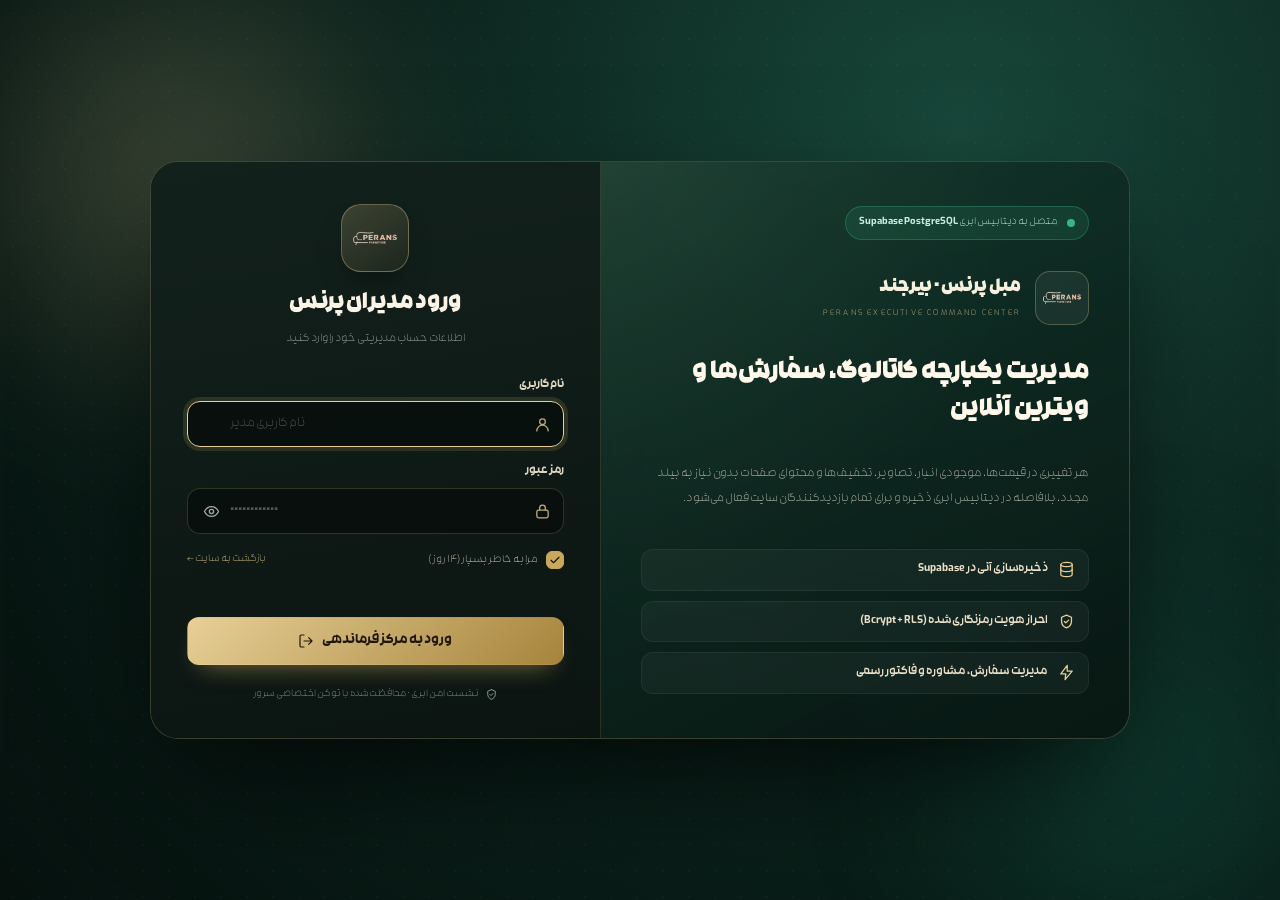
<file: perans-furniture/admin/index.html>
<!doctype html>
<html lang="fa" dir="rtl" data-theme="dark">
<head>
<meta charset="utf-8">
<meta name="viewport" content="width=device-width,initial-scale=1">
<title>فرماندهی و مدیریت | مبل پرنس (PERANS)</title>
<meta name="robots" content="noindex,nofollow">
<link rel="icon" type="image/png" href="../images/LOGO.PNG">
<link rel="preload" href="../fonts/Vazirmatn.woff2" as="font" type="font/woff2" crossorigin>
<link rel="stylesheet" href="admin.css?v=13">
</head>
<body>

<!-- ============================ SVG SPRITE ============================ -->
<svg style="display:none" aria-hidden="true" focusable="false">
  <symbol id="a-grid" viewBox="0 0 24 24" fill="none" stroke="currentColor" stroke-width="1.8" stroke-linecap="round" stroke-linejoin="round"><rect x="3" y="3" width="7" height="7" rx="2"/><rect x="14" y="3" width="7" height="7" rx="2"/><rect x="3" y="14" width="7" height="7" rx="2"/><rect x="14" y="14" width="7" height="7" rx="2"/></symbol>
  <symbol id="a-box" viewBox="0 0 24 24" fill="none" stroke="currentColor" stroke-width="1.8" stroke-linecap="round" stroke-linejoin="round"><path d="M21 8v8a2 2 0 0 1-1 1.7l-7 4a2 2 0 0 1-2 0l-7-4A2 2 0 0 1 3 16V8a2 2 0 0 1 1-1.7l7-4a2 2 0 0 1 2 0l7 4A2 2 0 0 1 21 8z"/><path d="M3.3 7 12 12l8.7-5M12 22V12"/></symbol>
  <symbol id="a-cart" viewBox="0 0 24 24" fill="none" stroke="currentColor" stroke-width="1.8" stroke-linecap="round" stroke-linejoin="round"><circle cx="9" cy="20" r="1.4"/><circle cx="18" cy="20" r="1.4"/><path d="M2 3h2.5l2.2 11.2a2 2 0 0 0 2 1.6h8.2a2 2 0 0 0 2-1.6L21 7H6"/></symbol>
  <symbol id="a-msg" viewBox="0 0 24 24" fill="none" stroke="currentColor" stroke-width="1.8" stroke-linecap="round" stroke-linejoin="round"><path d="M21 12a8 8 0 0 1-8 8H7l-4 3v-6.5A8 8 0 1 1 21 12z"/><path d="M8 11h8M8 15h5"/></symbol>
  <symbol id="a-tag" viewBox="0 0 24 24" fill="none" stroke="currentColor" stroke-width="1.8" stroke-linecap="round" stroke-linejoin="round"><path d="M20.6 13.4 12 22 2 12V2h10l8.6 8.6a2 2 0 0 1 0 2.8z"/><circle cx="7" cy="7" r="1.6"/></symbol>
  <symbol id="a-edit" viewBox="0 0 24 24" fill="none" stroke="currentColor" stroke-width="1.8" stroke-linecap="round" stroke-linejoin="round"><path d="M12 20h9"/><path d="M16.5 3.5a2.1 2.1 0 0 1 3 3L7 19l-4 1 1-4z"/></symbol>
  <symbol id="a-cog" viewBox="0 0 24 24" fill="none" stroke="currentColor" stroke-width="1.8" stroke-linecap="round" stroke-linejoin="round"><circle cx="12" cy="12" r="3.2"/><path d="M19.4 15a1.7 1.7 0 0 0 .3 1.9l.1.1a2 2 0 1 1-2.8 2.8l-.1-.1a1.7 1.7 0 0 0-1.9-.3 1.7 1.7 0 0 0-1 1.5V21a2 2 0 1 1-4 0v-.1A1.7 1.7 0 0 0 8.9 19a1.7 1.7 0 0 0-1.9.3l-.1.1a2 2 0 1 1-2.8-2.8l.1-.1a1.7 1.7 0 0 0 .3-1.9 1.7 1.7 0 0 0-1.5-1H3a2 2 0 1 1 0-4h.1A1.7 1.7 0 0 0 4.6 8.9a1.7 1.7 0 0 0-.3-1.9l-.1-.1a2 2 0 1 1 2.8-2.8l.1.1a1.7 1.7 0 0 0 1.9.3H9a1.7 1.7 0 0 0 1-1.5V3a2 2 0 1 1 4 0v.1a1.7 1.7 0 0 0 1 1.5 1.7 1.7 0 0 0 1.9-.3l.1-.1a2 2 0 1 1 2.8 2.8l-.1.1a1.7 1.7 0 0 0-.3 1.9V9a1.7 1.7 0 0 0 1.5 1H21a2 2 0 1 1 0 4h-.1a1.7 1.7 0 0 0-1.5 1z"/></symbol>
  <symbol id="a-save" viewBox="0 0 24 24" fill="none" stroke="currentColor" stroke-width="1.8" stroke-linecap="round" stroke-linejoin="round"><path d="M19 21H5a2 2 0 0 1-2-2V5a2 2 0 0 1 2-2h11l5 5v11a2 2 0 0 1-2 2z"/><path d="M17 21v-8H7v8M7 3v5h8"/></symbol>
  <symbol id="a-user" viewBox="0 0 24 24" fill="none" stroke="currentColor" stroke-width="1.8" stroke-linecap="round" stroke-linejoin="round"><circle cx="12" cy="8" r="4"/><path d="M4 21a8 8 0 0 1 16 0"/></symbol>
  <symbol id="a-lock" viewBox="0 0 24 24" fill="none" stroke="currentColor" stroke-width="1.8" stroke-linecap="round" stroke-linejoin="round"><rect x="4" y="10" width="16" height="11" rx="2.5"/><path d="M8 10V7a4 4 0 0 1 8 0v3"/></symbol>
  <symbol id="a-eye" viewBox="0 0 24 24" fill="none" stroke="currentColor" stroke-width="1.8" stroke-linecap="round" stroke-linejoin="round"><path d="M2 12s3.6-7 10-7 10 7 10 7-3.6 7-10 7-10-7-10-7z"/><circle cx="12" cy="12" r="3"/></symbol>
  <symbol id="a-out" viewBox="0 0 24 24" fill="none" stroke="currentColor" stroke-width="1.8" stroke-linecap="round" stroke-linejoin="round"><path d="M9 21H5a2 2 0 0 1-2-2V5a2 2 0 0 1 2-2h4"/><path d="M16 17l5-5-5-5M21 12H9"/></symbol>
  <symbol id="a-plus" viewBox="0 0 24 24" fill="none" stroke="currentColor" stroke-width="2" stroke-linecap="round"><path d="M12 5v14M5 12h14"/></symbol>
  <symbol id="a-trash" viewBox="0 0 24 24" fill="none" stroke="currentColor" stroke-width="1.8" stroke-linecap="round" stroke-linejoin="round"><path d="M3 6h18M8 6V4h8v2M19 6l-1 14H6L5 6M10 11v6M14 11v6"/></symbol>
  <symbol id="a-copy" viewBox="0 0 24 24" fill="none" stroke="currentColor" stroke-width="1.8" stroke-linecap="round" stroke-linejoin="round"><rect x="9" y="9" width="12" height="12" rx="2.5"/><path d="M5 15H4a2 2 0 0 1-2-2V4a2 2 0 0 1 2-2h9a2 2 0 0 1 2 2v1"/></symbol>
  <symbol id="a-search" viewBox="0 0 24 24" fill="none" stroke="currentColor" stroke-width="1.9" stroke-linecap="round"><circle cx="11" cy="11" r="7"/><path d="M20 20l-3.6-3.6"/></symbol>
  <symbol id="a-check" viewBox="0 0 24 24" fill="none" stroke="currentColor" stroke-width="2.3" stroke-linecap="round" stroke-linejoin="round"><path d="M4 12.5 9 17.5 20 6.5"/></symbol>
  <symbol id="a-x" viewBox="0 0 24 24" fill="none" stroke="currentColor" stroke-width="2" stroke-linecap="round"><path d="M6 6l12 12M18 6L6 18"/></symbol>
  <symbol id="a-down" viewBox="0 0 24 24" fill="none" stroke="currentColor" stroke-width="1.9" stroke-linecap="round" stroke-linejoin="round"><path d="M12 3v13M6 11l6 6 6-6M4 21h16"/></symbol>
  <symbol id="a-up" viewBox="0 0 24 24" fill="none" stroke="currentColor" stroke-width="1.9" stroke-linecap="round" stroke-linejoin="round"><path d="M12 21V8M6 13l6-6 6 6M4 3h16"/></symbol>
  <symbol id="a-star" viewBox="0 0 24 24" fill="none" stroke="currentColor" stroke-width="1.7" stroke-linejoin="round"><path d="m12 3 2.9 5.9 6.5.9-4.7 4.6 1.1 6.5L12 17.8 6.2 20.9l1.1-6.5L2.6 9.8l6.5-.9z"/></symbol>
  <symbol id="a-layers" viewBox="0 0 24 24" fill="none" stroke="currentColor" stroke-width="1.8" stroke-linecap="round" stroke-linejoin="round"><path d="m12 2 9 5-9 5-9-5 9-5z"/><path d="m3 12 9 5 9-5M3 17l9 5 9-5"/></symbol>
  <symbol id="a-logo" viewBox="0 0 24 24" fill="none" stroke="currentColor" stroke-width="1.7" stroke-linecap="round" stroke-linejoin="round"><path d="M4 11V8a2 2 0 0 1 2-2h12a2 2 0 0 1 2 2v3"/><path d="M3 11a2 2 0 0 1 2 2v3h14v-3a2 2 0 0 1 2-2"/><path d="M6 16v2M18 16v2"/></symbol>
  <symbol id="a-menu" viewBox="0 0 24 24" fill="none" stroke="currentColor" stroke-width="2" stroke-linecap="round"><path d="M4 7h16M4 12h16M4 17h16"/></symbol>
  <symbol id="a-image" viewBox="0 0 24 24" fill="none" stroke="currentColor" stroke-width="1.8" stroke-linecap="round" stroke-linejoin="round"><rect x="3" y="4" width="18" height="16" rx="2.5"/><circle cx="8.5" cy="9.5" r="1.6"/><path d="m21 16-5-5-9 9"/></symbol>
  <symbol id="a-sync" viewBox="0 0 24 24" fill="none" stroke="currentColor" stroke-width="1.8" stroke-linecap="round" stroke-linejoin="round"><path d="M21 12a9 9 0 0 0-15.4-6.4L3 8"/><path d="M3 3v5h5"/><path d="M3 12a9 9 0 0 0 15.4 6.4L21 16"/><path d="M21 21v-5h-5"/></symbol>
  <symbol id="a-sun" viewBox="0 0 24 24" fill="none" stroke="currentColor" stroke-width="1.8" stroke-linecap="round"><circle cx="12" cy="12" r="4.2"/><path d="M12 2v2.2M12 19.8V22M4.9 4.9l1.6 1.6M17.5 17.5l1.6 1.6M2 12h2.2M19.8 12H22M4.9 19.1l1.6-1.6M17.5 6.5l1.6-1.6"/></symbol>
  <symbol id="a-moon" viewBox="0 0 24 24" fill="none" stroke="currentColor" stroke-width="1.8" stroke-linecap="round" stroke-linejoin="round"><path d="M21 12.8A9 9 0 1 1 11.2 3a7 7 0 0 0 9.8 9.8z"/></symbol>
  <symbol id="a-shield" viewBox="0 0 24 24" fill="none" stroke="currentColor" stroke-width="1.8" stroke-linecap="round" stroke-linejoin="round"><path d="M12 3 5 6v5.5c0 4.6 3 7.9 7 9.5 4-1.6 7-4.9 7-9.5V6l-7-3z"/><path d="m9 12 2 2 4-4"/></symbol>
  <symbol id="a-print" viewBox="0 0 24 24" fill="none" stroke="currentColor" stroke-width="1.8" stroke-linecap="round" stroke-linejoin="round"><path d="M6 9V3h12v6"/><rect x="3" y="9" width="18" height="8" rx="2"/><path d="M6 14h12v7H6z"/></symbol>
  <symbol id="a-phone" viewBox="0 0 24 24" fill="none" stroke="currentColor" stroke-width="1.8" stroke-linecap="round" stroke-linejoin="round"><path d="M6.5 3h3l1.5 4-2 1.5a11 11 0 0 0 5.5 5.5l1.5-2 4 1.5v3a2 2 0 0 1-2.2 2A16 16 0 0 1 4.5 5.2 2 2 0 0 1 6.5 3z"/></symbol>
  <symbol id="a-bolt" viewBox="0 0 24 24" fill="none" stroke="currentColor" stroke-width="1.8" stroke-linecap="round" stroke-linejoin="round"><path d="M13 2 4 14h7l-1 8 10-12h-7z"/></symbol>
  <symbol id="a-db" viewBox="0 0 24 24" fill="none" stroke="currentColor" stroke-width="1.8" stroke-linecap="round" stroke-linejoin="round"><ellipse cx="12" cy="5" rx="8" ry="3"/><path d="M4 5v14c0 1.7 3.6 3 8 3s8-1.3 8-3V5"/><path d="M4 12c0 1.7 3.6 3 8 3s8-1.3 8-3"/></symbol>
  <symbol id="a-list" viewBox="0 0 24 24" fill="none" stroke="currentColor" stroke-width="1.8" stroke-linecap="round"><path d="M8 6h13M8 12h13M8 18h13M3 6h.01M3 12h.01M3 18h.01"/></symbol>
  <symbol id="a-percent" viewBox="0 0 24 24" fill="none" stroke="currentColor" stroke-width="1.8" stroke-linecap="round"><path d="M19 5 5 19"/><circle cx="6.5" cy="6.5" r="2.5"/><circle cx="17.5" cy="17.5" r="2.5"/></symbol>
  <symbol id="a-chev-up" viewBox="0 0 24 24" fill="none" stroke="currentColor" stroke-width="2" stroke-linecap="round" stroke-linejoin="round"><path d="m18 15-6-6-6 6"/></symbol>
  <symbol id="a-chev-down" viewBox="0 0 24 24" fill="none" stroke="currentColor" stroke-width="2" stroke-linecap="round" stroke-linejoin="round"><path d="m6 9 6 6 6-6"/></symbol>
  <symbol id="a-send" viewBox="0 0 24 24" fill="none" stroke="currentColor" stroke-width="1.8" stroke-linecap="round" stroke-linejoin="round"><path d="m22 2-7 20-4-9-9-4Z"/><path d="M22 2 11 13"/></symbol>
</svg>

<!-- ============================ LOGIN VAULT ============================ -->
<div class="login" id="login">
  <span class="login__orb o1"></span>
  <span class="login__orb o2"></span>
  <span class="login__orb o3"></span>
  <span class="login__grain"></span>

  <div class="login__shell">
    <div class="login__showcase">
      <div class="login__cloud-pill">
        <span class="pulse-dot"></span>
        <span>متصل به دیتابیس ابری <b>Supabase PostgreSQL</b></span>
      </div>
      <div class="login__hero-brand">
        <img src="../images/LOGO.PNG" alt="PERANS">
        <div>
          <strong>مبل پرنس · بیرجند</strong>
          <small>PERANS EXECUTIVE COMMAND CENTER</small>
        </div>
      </div>
      <h2>مدیریت یکپارچه کاتالوگ، سفارش‌ها و ویترین آنلاین</h2>
      <p>هر تغییری در قیمت‌ها، موجودی انبار، تصاویر، تخفیف‌ها و محتوای صفحات بدون نیاز به بیلد مجدد، بلافاصله در دیتابیس ابری ذخیره و برای تمام بازدیدکنندگان سایت فعال می‌شود.</p>
      <div class="login__feats">
        <div><svg><use href="#a-db"/></svg><span>ذخیره‌سازی آنی در Supabase</span></div>
        <div><svg><use href="#a-shield"/></svg><span>احراز هویت رمزنگاری‌شده (Bcrypt + RLS)</span></div>
        <div><svg><use href="#a-bolt"/></svg><span>مدیریت سفارش، مشاوره و فاکتور رسمی</span></div>
      </div>
    </div>

    <form class="login__card" id="loginForm" autocomplete="on">
      <div class="login__seal">
        <img src="../images/LOGO.PNG" alt="PERANS">
      </div>
      <h1>ورود مدیران پرنس</h1>
      <p class="login__sub">اطلاعات حساب مدیریتی خود را وارد کنید</p>

      <div class="fieldset">
        <div class="lf">
          <label for="username">نام کاربری</label>
          <div class="wrap">
            <span class="ico"><svg><use href="#a-user"/></svg></span>
            <input id="username" name="username" type="text" dir="ltr" placeholder="نام کاربری مدیر" autocomplete="username" spellcheck="false" required>
          </div>
        </div>

        <div class="lf">
          <label for="pw">رمز عبور</label>
          <div class="wrap">
            <span class="ico"><svg><use href="#a-lock"/></svg></span>
            <input id="pw" name="password" type="password" dir="ltr" placeholder="••••••••••••" autocomplete="current-password" required>
            <button class="eye" type="button" id="eye" aria-label="نمایش رمز"><svg><use href="#a-eye"/></svg></button>
          </div>
        </div>

        <div class="row-between">
          <label class="chk">
            <input type="checkbox" id="remember" checked>
            <i><svg><use href="#a-check"/></svg></i>
            <span>مرا به خاطر بسپار (۱۴ روز)</span>
          </label>
          <a class="back-site" href="../index.html">بازگشت به سایت ←</a>
        </div>

        <div class="err" id="loginErr" role="alert"></div>

        <button class="btn btn--gold btn--block" type="submit" id="loginBtn">
          <span>ورود به مرکز فرماندهی</span>
          <svg><use href="#a-out"/></svg>
        </button>
      </div>

      <div class="login__foot">
        <svg width="13" height="13"><use href="#a-shield"/></svg>
        <span>نشست امن ابری · محافظت‌شده با توکن اختصاصی سرور</span>
      </div>
    </form>
  </div>
</div>

<!-- ============================ COMMAND SHELL ============================ -->
<div class="app" id="app">
  <div class="side-backdrop" id="sideBackdrop"></div>

  <aside class="side" id="side">
    <button class="side__close" id="sideClose" aria-label="بستن منو"><svg width="16" height="16"><use href="#a-x"/></svg></button>

    <div class="side__brand">
      <span class="side__mark"><img src="../images/LOGO.PNG" alt="PERANS"></span>
      <div>
        <b>مبل پرنس</b>
        <small>PERANS CLOUD ADMIN</small>
      </div>
    </div>

    <div class="nav-group-label">فرماندهی و فروش</div>
    <nav class="nav" id="nav">
      <button class="nav__item on" data-view="dash" style="--i:0">
        <svg><use href="#a-grid"/></svg>
        <span>داشبورد تحلیلی</span>
      </button>
      <button class="nav__item" data-view="products" style="--i:1">
        <svg><use href="#a-box"/></svg>
        <span>محصولات و انبار</span>
        <span class="nav__badge" id="navProducts">—</span>
      </button>
      <button class="nav__item" data-view="orders" style="--i:2">
        <svg><use href="#a-cart"/></svg>
        <span>سفارش‌ها و فاکتور</span>
        <span class="nav__badge nav__badge--alert" id="navOrders">۰</span>
      </button>
      <button class="nav__item" data-view="messages" style="--i:3">
        <svg><use href="#a-msg"/></svg>
        <span>پیام‌ها و مشاوره</span>
        <span class="nav__badge nav__badge--gold" id="navMessages">۰</span>
      </button>

      <div class="nav-group-label">ویترین و بازاریابی</div>
      <button class="nav__item" data-view="cats" style="--i:4">
        <svg><use href="#a-layers"/></svg>
        <span>دسته‌بندی‌ها</span>
      </button>
      <button class="nav__item" data-view="content" style="--i:5">
        <svg><use href="#a-edit"/></svg>
        <span>محتوا و ویترین سایت</span>
      </button>
      <button class="nav__item" data-view="commerce" style="--i:6">
        <svg><use href="#a-tag"/></svg>
        <span>تخفیف‌ها و ارسال</span>
      </button>
      <button class="nav__item" data-view="media" style="--i:7">
        <svg><use href="#a-image"/></svg>
        <span>کتابخانه رسانه</span>
        <span class="nav__badge" id="navMedia">۰</span>
      </button>

      <div class="nav-group-label">سیستم و امنیت</div>
      <button class="nav__item" data-view="rubika" style="--i:8">
        <svg><use href="#a-send"/></svg>
        <span>ربات پیام‌رسان روبیکا</span>
        <span class="nav__badge nav__badge--gold" id="navRubika">جدید</span>
      </button>
      <button class="nav__item" data-view="settings" style="--i:9">
        <svg><use href="#a-cog"/></svg>
        <span>تنظیمات و امنیت</span>
      </button>
      <button class="nav__item" data-view="audit" style="--i:10">
        <svg><use href="#a-save"/></svg>
        <span>گزارش و پشتیبان‌گیری</span>
      </button>
    </nav>

    <div class="side__foot">
      <div class="side__user">
        <span class="side__avatar" id="adminAvatar">پ</span>
        <div class="side__uinfo">
          <b id="adminDisplayName">مدیر ارشد پرنس</b>
          <small id="adminUsername">@adminwwe</small>
        </div>
      </div>
      <button class="side__out" id="logout">
        <svg width="15" height="15"><use href="#a-out"/></svg>
        <span>خروج ایمن از حساب</span>
      </button>
    </div>
  </aside>

  <div class="main">
    <header class="top">
      <button class="iconbtn mobile-only" id="sideOpen" aria-label="منو"><svg><use href="#a-menu"/></svg></button>

      <div class="top__title">
        <h2 id="pageTitle">داشبورد تحلیلی</h2>
        <p id="pageSub">نمای زنده فروش، موجودی و پیام‌های مشتریان</p>
      </div>

      <div class="top__search">
        <svg><use href="#a-search"/></svg>
        <input id="globalSearch" placeholder="جستجوی سریع محصول، سفارش یا مشتری… (Ctrl+K)">
        <kbd>Ctrl K</kbd>
      </div>

      <div class="top__act">
        <div class="cloud-badge" id="cloudBadge" title="وضعیت اتصال به دیتابیس Supabase">
          <span class="cloud-dot"></span>
          <span id="cloudText">ابری آنلاین</span>
        </div>
        <button class="iconbtn" id="syncBtn" title="همگام‌سازی مجدد با دیتابیس Supabase">
          <svg><use href="#a-sync"/></svg>
        </button>
        <button class="iconbtn" id="themeBtn" title="تغییر پوسته تاریک / روشن">
          <svg id="themeIco"><use href="#a-sun"/></svg>
        </button>
        <a class="btn btn--ghost btn--sm top__site-btn" href="../index.html" target="_blank" title="مشاهده وب‌سایت زنده">
          <svg><use href="#a-eye"/></svg>
          <span>مشاهده سایت</span>
        </a>
      </div>
    </header>

    <main class="views-wrap">
      <section class="view on" id="view-dash"></section>
      <section class="view" id="view-products"></section>
      <section class="view" id="view-orders"></section>
      <section class="view" id="view-messages"></section>
      <section class="view" id="view-cats"></section>
      <section class="view" id="view-content"></section>
      <section class="view" id="view-commerce"></section>
      <section class="view" id="view-media"></section>
      <section class="view" id="view-rubika"></section>
      <section class="view" id="view-settings"></section>
      <section class="view" id="view-audit"></section>
    </main>
  </div>
</div>

<!-- ============================ MODAL & TOASTS ============================ -->
<div class="modal" id="modal" role="dialog" aria-modal="true">
  <div class="modal__box" id="modalBox"></div>
</div>
<div class="toasts" id="toasts" aria-live="polite"></div>
<input type="file" id="filePick" accept="application/json,.json" style="display:none">
<input type="file" id="mediaPick" accept="image/*" multiple style="display:none">

<script src="../js/supabase-client.js?v=13"></script>
<script src="../js/data.js?v=13"></script>
<script src="admin.js?v=13"></script>
</body>
</html>
</file>
<file: perans-furniture/css/fonts.css>
/* ==========================================================================
   PERANS — فونت‌ها
   همه‌ی فایل‌ها از پوشه‌ی ../fonts/ خوانده می‌شوند (نسبت به همین فایل css).
   Rokh: ۱۱ وزن موجود · Vazirmatn: فونت جایگزین (وزیرمتن وریبل)
   فایل‌های لازم داخل پوشه‌ی fonts/:
   Rokh-Black · Rokh-Bold · Rokh-ExtraBold · Rokh-HairLine · Rokh-Light
   Rokh-Medium · Rokh-Normal · Rokh-Regular · Rokh-SemiBold · Rokh-Thin
   Rokh-UltraBold · Vazirmatn
   ========================================================================== */

/* ------------------------------- Rokh ------------------------------------- */
@font-face{
  font-family:"Rokh";
  src:local("Rokh HairLine"),url("../fonts/Rokh-HairLine.woff2") format("woff2");
  font-weight:100;font-style:normal;font-display:swap;
}
@font-face{
  font-family:"Rokh";
  src:local("Rokh Thin"),url("../fonts/Rokh-Thin.woff2") format("woff2");
  font-weight:200;font-style:normal;font-display:swap;
}
@font-face{
  font-family:"Rokh";
  src:local("Rokh Light"),url("../fonts/Rokh-Light.woff2") format("woff2");
  font-weight:300;font-style:normal;font-display:swap;
}
@font-face{
  font-family:"Rokh";
  src:local("Rokh Normal"),url("../fonts/Rokh-Normal.woff2") format("woff2");
  font-weight:400;font-style:normal;font-display:swap;
}
@font-face{
  font-family:"Rokh";
  src:local("Rokh Regular"),url("../fonts/Rokh-Regular.woff2") format("woff2");
  font-weight:450;font-style:normal;font-display:swap;
}
@font-face{
  font-family:"Rokh";
  src:local("Rokh Medium"),url("../fonts/Rokh-Medium.woff2") format("woff2");
  font-weight:500;font-style:normal;font-display:swap;
}
@font-face{
  font-family:"Rokh";
  src:local("Rokh SemiBold"),url("../fonts/Rokh-SemiBold.woff2") format("woff2");
  font-weight:600;font-style:normal;font-display:swap;
}
@font-face{
  font-family:"Rokh";
  src:local("Rokh Bold"),url("../fonts/Rokh-Bold.woff2") format("woff2");
  font-weight:700;font-style:normal;font-display:swap;
}
@font-face{
  font-family:"Rokh";
  src:local("Rokh UltraBold"),url("../fonts/Rokh-UltraBold.woff2") format("woff2");
  font-weight:800;font-style:normal;font-display:swap;
}
@font-face{
  font-family:"Rokh";
  src:local("Rokh ExtraBold"),url("../fonts/Rokh-ExtraBold.woff2") format("woff2");
  font-weight:850;font-style:normal;font-display:swap;
}
@font-face{
  font-family:"Rokh";
  src:local("Rokh Black"),url("../fonts/Rokh-Black.woff2") format("woff2");
  font-weight:900;font-style:normal;font-display:swap;
}

/* ---------------------------- Vazirmatn (جایگزین) -------------------------- */
@font-face{
  font-family:"Vazirmatn";
  src:local("Vazirmatn"),url("../fonts/Vazirmatn.woff2") format("woff2");
  font-weight:100 900;font-style:normal;font-display:swap;
}
</file>
<file: perans-furniture/css/base.css>
/* ============ 0. TOKENS ============ */
:root{
  --ink:#14110f;
  --coal:#1d1917;
  --cream:#f8f4ec;
  --sand:#efe5d5;
  --sand-2:#e6d9c4;
  --gold:#c2a35c;
  --gold-lt:#e3c98d;
  --gold-dp:#a4843f;
  --emerald:#123f34;
  --muted:#8a7d6d;
  --muted-2:#6b6053;
  --white:#fffdf9;
  --line:rgba(20,17,15,.12);
  --line-soft:rgba(20,17,15,.07);
  --shadow-s:0 4px 14px rgba(35,25,12,.06);
  --shadow-m:0 18px 44px -18px rgba(45,32,14,.28);
  --shadow-l:0 40px 90px -40px rgba(45,32,14,.45);
  --r-s:12px; --r-m:18px; --r-l:26px; --r-xl:36px;
  --font:"Rokh","Vazirmatn","IRANSans","IRANYekan","Segoe UI",Tahoma,"Noto Naskh Arabic",sans-serif;
  --ease:cubic-bezier(.22,.61,.24,1);
  --ease-out:cubic-bezier(.16,1,.3,1);
  --header-h:82px;
}
*,*::before,*::after{box-sizing:border-box}
html{-webkit-text-size-adjust:100%;text-size-adjust:100%;scroll-behavior:smooth;scroll-padding-top:100px;overflow-x:hidden}
@supports (overflow:clip){html,body{overflow-x:clip}}
body{
  margin:0;background:var(--cream);color:var(--ink);font-family:var(--font);
  font-size:16px;line-height:1.85;overflow-x:hidden;
  -webkit-font-smoothing:antialiased;
  font-variant-numeric:tabular-nums;
}
body.locked{overflow:hidden}
img{max-width:100%;display:block;height:auto}
a{color:inherit;text-decoration:none}
button{font:inherit;color:inherit;border:0;background:none;cursor:pointer}
input,select,textarea{font:inherit;color:inherit}
h1,h2,h3,h4{margin:0;font-weight:800;line-height:1.3;letter-spacing:-.01em}
p{margin:0}
ul{margin:0;padding:0;list-style:none}
::selection{background:var(--gold-lt);color:var(--ink)}
:focus-visible{outline:2px solid var(--gold-dp);outline-offset:3px;border-radius:6px}
.wrap{max-width:1280px;margin-inline:auto;padding-inline:clamp(16px,4vw,40px)}
.section{padding-block:clamp(56px,8vw,104px);position:relative}
svg{flex:none}
input[type=search]::-webkit-search-cancel-button,input[type=search]::-webkit-search-decoration{-webkit-appearance:none;appearance:none}
.eyebrow svg,.field label svg,.card-badge svg,.btn svg{display:none}
.eyebrow{display:inline-flex;align-items:center;gap:10px;font-size:12.5px;font-weight:700;
  letter-spacing:.14em;color:var(--gold-dp);text-transform:uppercase}
.eyebrow::before{content:"";width:34px;height:1px;background:currentColor;opacity:.6}
.eyebrow.center::after{content:"";width:34px;height:1px;background:currentColor;opacity:.6}
.h-display{font-size:clamp(30px,4.4vw,58px);line-height:1.18;letter-spacing:-.02em}
.h-sec{font-size:clamp(25px,3.1vw,41px);line-height:1.26}
.lead{color:var(--muted-2);font-size:clamp(15px,1.15vw,17.5px);line-height:2;max-width:56ch}
.center{text-align:center}
.center .lead{margin-inline:auto}
.sec-head{display:flex;justify-content:space-between;align-items:flex-end;gap:28px;flex-wrap:wrap;margin-bottom:clamp(28px,4vw,52px)}
@media(max-width:640px){.sec-head{align-items:flex-start}.sec-head>.btn{align-self:flex-start}}
.sec-head .lead{margin-top:12px}
.gold{color:var(--gold-dp)}
.grad-gold{background:linear-gradient(100deg,var(--gold-dp),#e9d3a0 45%,var(--gold-dp));
  -webkit-background-clip:text;background-clip:text;color:transparent}

/* ============ 1. BUTTONS / CHIPS ============ */
.btn{display:inline-flex;align-items:center;justify-content:center;gap:10px;
  padding:15px 28px;border-radius:999px;font-weight:800;font-size:14.5px;
  transition:transform .45s var(--ease),box-shadow .45s var(--ease),background .3s,color .3s;
  will-change:transform;position:relative;overflow:hidden;white-space:nowrap}
.btn svg{width:18px;height:18px;flex:none}
.btn-gold{background:linear-gradient(120deg,var(--gold-dp),var(--gold) 40%,var(--gold-lt));
  color:#1a1408;box-shadow:0 14px 30px -14px rgba(164,132,63,.85)}
.btn-gold:hover{transform:translateY(-3px);box-shadow:0 22px 42px -16px rgba(164,132,63,.9)}
.btn-dark{background:var(--ink);color:#f7f1e6}
.btn-dark:hover{transform:translateY(-3px);box-shadow:var(--shadow-m)}
.btn-ghost{border:1px solid var(--line);color:var(--ink);background:rgba(255,253,249,.5)}
.btn-ghost:hover{background:var(--white);border-color:rgba(20,17,15,.28);transform:translateY(-3px)}
.btn-sm{padding:11px 20px;font-size:13px}
.btn-block{width:100%}
.btn[disabled]{opacity:.45;cursor:not-allowed;transform:none!important}

/* ============ 3. CURSOR GLOW / PROGRESS ============ */
#glow{position:fixed;top:0;left:0;width:460px;height:460px;border-radius:50%;pointer-events:none;z-index:1;
  background:radial-gradient(circle,rgba(194,163,92,.16),rgba(194,163,92,0) 62%);
  transform:translate3d(-50%,-50%,0);opacity:0;transition:opacity .6s;mix-blend-mode:multiply}
@media (hover:hover) and (pointer:fine){#glow{opacity:1}}
#progress{position:fixed;top:0;right:0;height:3px;width:0;z-index:120;
  background:linear-gradient(90deg,var(--gold-lt),var(--gold-dp));box-shadow:0 0 12px rgba(194,163,92,.6)}

/* ============ 5. HERO ============ */
.hero{position:relative;overflow:hidden;padding-block:clamp(18px,2.4vw,34px) clamp(40px,5vw,72px);
  background:
    radial-gradient(1100px 620px at 88% -8%,rgba(194,163,92,.20),transparent 62%),
    radial-gradient(760px 520px at 2% 100%,rgba(18,63,52,.10),transparent 60%),
    var(--cream)}
.hero-grid{display:grid;grid-template-columns:1.02fr .98fr;gap:clamp(24px,4vw,64px);align-items:center;min-height:calc(100svh - var(--ann-h) - var(--hd-h) - 90px)}
@media(max-width:980px){.hero-grid{grid-template-columns:1fr;gap:34px}}
.hero-watermark{position:absolute;inset-inline-start:-2%;top:4%;font-size:min(23vw,270px);font-weight:900;
  color:transparent;-webkit-text-stroke:1px rgba(20,17,15,.035);letter-spacing:.05em;pointer-events:none;
  user-select:none;line-height:1;z-index:0}
.hero-copy{position:relative;z-index:2}
.hero-badge{display:inline-flex;align-items:center;gap:9px;padding:8px 16px 8px 12px;border-radius:999px;
  background:rgba(255,253,249,.8);border:1px solid var(--line-soft);box-shadow:var(--shadow-s);
  font-size:12.5px;font-weight:700;color:#4b423a}
.hero-badge i{width:7px;height:7px;border-radius:50%;background:#2f7d5f;box-shadow:0 0 0 4px rgba(47,125,95,.15);
  animation:pulse 2.4s infinite}
@keyframes pulse{0%,100%{box-shadow:0 0 0 3px rgba(47,125,95,.18)}50%{box-shadow:0 0 0 8px rgba(47,125,95,.03)}}
.hero h1{margin-top:20px;font-size:clamp(32px,4.6vw,62px);line-height:1.14;letter-spacing:-.025em;max-width:11ch}
.hero h1 .line{display:block;overflow:hidden}
.hero h1 .line>span{display:block;transform:translateY(110%);animation:lineUp 1s var(--ease-out) forwards}
.hero h1 .line:nth-child(2)>span{animation-delay:.14s}
.hero h1 .line:nth-child(3)>span{animation-delay:.26s}
@keyframes lineUp{to{transform:translateY(0)}}
.hero .lead{margin-top:20px;font-size:clamp(14.5px,1.2vw,17px);max-width:46ch;opacity:0;animation:fadeUp .9s var(--ease-out) .5s forwards}
.hero-cta{display:flex;gap:12px;flex-wrap:wrap;margin-top:30px;opacity:0;animation:fadeUp .9s var(--ease-out) .65s forwards}
@keyframes fadeUp{from{opacity:0;transform:translateY(18px)}to{opacity:1;transform:none}}
.hero-stats{display:flex;gap:clamp(18px,3vw,42px);margin-top:38px;padding-top:24px;border-top:1px solid var(--line-soft);
  opacity:0;animation:fadeUp .9s var(--ease-out) .8s forwards;flex-wrap:wrap}
.hero-stats b{display:block;font-size:clamp(21px,2.4vw,30px);font-weight:900;letter-spacing:-.02em}
.hero-stats span{font-size:12px;color:var(--muted);letter-spacing:.02em}
.hero-visual{position:relative;z-index:1;perspective:1200px}
.arch{position:relative;border-radius:250px 250px 26px 26px;overflow:hidden;background:var(--sand);
  box-shadow:var(--shadow-l);aspect-ratio:4/4.05;isolation:isolate;max-height:min(76vh,640px)}
.arch::after{content:"";position:absolute;inset:0;border-radius:inherit;
  box-shadow:inset 0 0 0 1px rgba(255,255,255,.4),inset 0 -80px 90px -60px rgba(20,17,15,.5);pointer-events:none}
.arch img{width:100%;height:100%;object-fit:cover;transform:scale(1.06);transition:transform 1.4s var(--ease-out)}
.hero-visual:hover .arch img{transform:scale(1.12)}
.arch-ring{position:absolute;inset:-16px;border-radius:276px 276px 36px 36px;border:1px solid rgba(164,132,63,.42);
  pointer-events:none;animation:ringFloat 7s ease-in-out infinite}
@keyframes ringFloat{0%,100%{transform:translateY(0) scale(1)}50%{transform:translateY(-10px) scale(1.008)}}
.float-card{position:absolute;background:rgba(255,253,249,.92);backdrop-filter:blur(12px);
  border:1px solid rgba(255,255,255,.7);border-radius:18px;box-shadow:var(--shadow-m);padding:13px 16px;
  display:flex;align-items:center;gap:11px;z-index:3;animation:floaty 6s ease-in-out infinite}
.float-card small{display:block;font-size:10.5px;color:var(--muted);line-height:1.5}
.float-card b{font-size:13.5px;line-height:1.5}
.fc-1{inset-inline-start:-22px;top:13%;animation-delay:.4s}
.fc-2{inset-inline-end:-10px;bottom:12%;animation-delay:1.6s}
.fc-ico{width:38px;height:38px;border-radius:12px;display:grid;place-items:center;flex:none;
  background:linear-gradient(140deg,rgba(194,163,92,.2),rgba(194,163,92,.05));color:var(--gold-dp)}
.fc-ico svg{width:19px;height:19px}
.stars{display:inline-flex;gap:2px;color:var(--gold)}
.stars svg{width:13px;height:13px}
@media(max-width:980px){.float-card{display:none}.arch{aspect-ratio:4/3.4;border-radius:200px 200px 22px 22px}
  .hero h1{font-size:clamp(31px,8.6vw,44px)}.hero-watermark{top:2%;font-size:min(38vw,240px)}.hero-stats{gap:20px 26px}}
.scroll-hint{position:absolute;bottom:18px;right:50%;transform:translateX(50%);font-size:11px;color:var(--muted);
  display:flex;flex-direction:column;align-items:center;gap:8px;letter-spacing:.16em}
.scroll-hint i{width:1px;height:38px;background:linear-gradient(var(--gold-dp),transparent);animation:scrollLine 2.2s infinite}
@keyframes scrollLine{0%{transform:scaleY(0);transform-origin:top}45%{transform:scaleY(1);transform-origin:top}
  55%{transform:scaleY(1);transform-origin:bottom}100%{transform:scaleY(0);transform-origin:bottom}}
@media(max-width:980px){.scroll-hint{display:none}}

/* ============ 6. MARQUEE ============ */
.marquee{direction:ltr;background:var(--ink);color:var(--gold-lt);padding:15px 0;overflow:hidden;position:relative;
  border-block:1px solid rgba(255,255,255,.07)}
.marquee-track{display:flex;width:max-content;animation:slide 34s linear infinite}
.marquee:hover .marquee-track{animation-play-state:paused}
.marquee-track span{display:inline-flex;align-items:center;gap:16px;padding-inline:22px;
  font-size:13.5px;font-weight:700;letter-spacing:.03em;white-space:nowrap}
.marquee-track svg{width:13px;height:13px;opacity:.75}
@keyframes slide{to{transform:translateX(-50%)}}

/* ============ 7. CATEGORIES ============ */
.cats{display:grid;grid-template-columns:repeat(4,1fr);gap:16px}
@media(max-width:960px){.cats{grid-template-columns:repeat(2,1fr)}}
@media(max-width:520px){.cats{grid-template-columns:1fr}}
.cat{position:relative;border-radius:var(--r-l);overflow:hidden;background:var(--sand);cursor:pointer;
  aspect-ratio:3/3.6;box-shadow:var(--shadow-s);transition:transform .6s var(--ease),box-shadow .6s var(--ease)}
.cat:nth-child(2){margin-top:22px}
.cat:nth-child(4){margin-top:22px}
@media(max-width:960px){.cat:nth-child(2),.cat:nth-child(4){margin-top:0}}
.cat img{position:absolute;inset:0;width:100%;height:100%;object-fit:cover;transition:transform 1s var(--ease-out),filter .6s}
.cat::after{content:"";position:absolute;inset:0;background:linear-gradient(to top,rgba(16,13,11,.86) 6%,rgba(16,13,11,.22) 46%,transparent 72%)}
.cat:hover{transform:translateY(-8px);box-shadow:var(--shadow-m)}
.cat:hover img{transform:scale(1.09)}
.cat-body{position:absolute;inset-inline:0;bottom:0;padding:22px;z-index:2;color:#f8f3e9;
  display:flex;justify-content:space-between;align-items:flex-end;gap:10px}
.cat-body b{font-size:19px;display:block;letter-spacing:-.01em}
.cat-body small{font-size:11.5px;color:rgba(248,243,233,.62)}
.cat-arrow{width:38px;height:38px;border-radius:50%;border:1px solid rgba(248,243,233,.35);
  display:grid;place-items:center;flex:none;transition:background .4s,color .4s,transform .4s}
.cat-arrow svg{width:16px;height:16px}
.cat:hover .cat-arrow{background:var(--gold-lt);color:var(--ink);border-color:var(--gold-lt);transform:rotate(-45deg)}

/* ============ 8. PRODUCTS ============ */
.toolbar{display:flex;gap:12px;flex-wrap:wrap;align-items:center;justify-content:space-between;margin-bottom:26px}
.chips{display:flex;gap:8px;flex-wrap:wrap}
.chip{padding:10px 18px;border-radius:999px;border:1px solid var(--line);font-size:13px;font-weight:700;
  color:#4b423a;transition:.35s var(--ease);background:rgba(255,253,249,.6)}
.chip:hover{border-color:var(--gold);color:var(--gold-dp);transform:translateY(-2px)}
.chip.on{background:var(--ink);color:#f8f3e9;border-color:var(--ink)}
.tools-right{display:flex;gap:8px;align-items:center}
.search-inline{position:relative;display:flex;align-items:center}
.search-inline svg{position:absolute;inset-inline-start:14px;width:17px;height:17px;color:var(--muted);pointer-events:none}
.search-inline input{width:200px;padding:11px 42px 11px 16px;border-radius:999px;border:1px solid var(--line);
  background:rgba(255,253,249,.75);font-size:13px;transition:.35s}
.search-inline input:focus{outline:none;border-color:var(--gold);width:240px;background:var(--white);box-shadow:0 0 0 4px rgba(194,163,92,.12)}
select.sort{padding:11px 16px;border-radius:999px;border:1px solid var(--line);background:rgba(255,253,249,.75);
  font-size:13px;font-weight:600;cursor:pointer;appearance:none;
  background-image:url("data:image/svg+xml,%3Csvg xmlns='http://www.w3.org/2000/svg' viewBox='0 0 24 24' fill='none' stroke='%238a7d6d' stroke-width='2'%3E%3Cpath d='M6 9l6 6 6-6'/%3E%3C/svg%3E");
  background-repeat:no-repeat;background-size:14px;background-position:left 12px center;padding-left:34px}
@media(max-width:600px){.search-inline input{width:100%}.search-inline{flex:1}select.sort{flex:1}}

.grid-products{display:grid;grid-template-columns:repeat(4,1fr);gap:18px}
@media(max-width:1080px){.grid-products{grid-template-columns:repeat(3,1fr)}}
@media(max-width:840px){.grid-products{grid-template-columns:repeat(2,1fr);gap:14px}}
@media(max-width:360px){.grid-products{grid-template-columns:1fr}}
@media(max-width:520px){
  .card-body{padding:12px 13px 14px}
  .card-name{font-size:13.5px}
  .price{font-size:15px}.price small{font-size:10px}
  .card-rate{font-size:10.5px}.card-rate .stars svg{width:11px;height:11px}
  .card-rev{display:none}
  .card-badge{font-size:9.5px;padding:4px 8px}
  .quick{display:none}
  .sec-head{gap:16px}
}
.card{background:var(--white);border-radius:var(--r-l);overflow:hidden;position:relative;
  box-shadow:var(--shadow-s);transition:transform .55s var(--ease),box-shadow .55s var(--ease);
  border:1px solid var(--line-soft);display:flex;flex-direction:column}
.card:hover{transform:translateY(-8px);box-shadow:var(--shadow-m)}
.card-media{position:relative;overflow:hidden;aspect-ratio:4/3.2;background:var(--sand)}
.card-media img{width:100%;height:100%;object-fit:cover;transition:transform 1.1s var(--ease-out)}
.card:hover .card-media img{transform:scale(1.08)}
.card-badge{position:absolute;top:12px;inset-inline-end:12px;z-index:2;padding:5px 11px;border-radius:999px;
  font-size:10.5px;font-weight:800;letter-spacing:.04em;background:var(--ink);color:var(--gold-lt)}
.card-badge.sale{background:#a8392f;color:#fff2e8}
.card-badge.new{background:var(--emerald);color:#d9f0e5}
.wish{position:absolute;top:10px;inset-inline-start:10px;z-index:2;width:36px;height:36px;border-radius:50%;
  display:grid;place-items:center;background:rgba(255,253,249,.9);color:#5b5148;
  box-shadow:0 4px 12px rgba(20,17,15,.1);transition:.3s var(--ease)}
.wish svg{width:17px;height:17px;transition:.3s}
.wish:hover{transform:scale(1.1);background:#fff}
.wish.on{background:#a8392f;color:#fff}
.wish.on svg{fill:currentColor}
.quick{position:absolute;inset-inline:10px;bottom:10px;z-index:2;display:flex;gap:8px;
  transform:translateY(130%);opacity:0;transition:transform .5s var(--ease-out),opacity .4s}
.card:hover .quick,.card:focus-within .quick{transform:none;opacity:1}
.quick .btn{flex:1;padding:11px 12px;font-size:12.5px;border-radius:14px}
.quick .btn-icon{flex:none;width:42px;padding:0}
.card-body{padding:16px 17px 18px;display:flex;flex-direction:column;gap:5px;flex:1}
.card-cat{font-size:11px;color:var(--gold-dp);font-weight:700;letter-spacing:.06em}
.card-name{font-size:15.5px;font-weight:800;line-height:1.6;transition:color .3s}
.card:hover .card-name{color:var(--gold-dp)}
.card-rate{display:flex;align-items:center;gap:6px;font-size:11.5px;color:var(--muted)}
.card-foot{display:flex;align-items:baseline;justify-content:space-between;gap:8px;margin-top:auto;padding-top:12px;flex-wrap:wrap}
.price{font-weight:900;font-size:16.5px;letter-spacing:-.01em;line-height:1.5}
.price small{font-size:11px;font-weight:600;color:var(--muted);margin-inline-start:3px}
.price-old{font-size:11.5px;color:var(--muted);text-decoration:line-through;text-decoration-color:rgba(168,57,47,.6);line-height:1.5}
.card-foot .colors{margin-bottom:5px}
.colors{display:flex;gap:4px}
.colors i{width:13px;height:13px;border-radius:50%;box-shadow:inset 0 0 0 1px rgba(20,17,15,.18)}
.empty-state{grid-column:1/-1;text-align:center;padding:60px 20px;color:var(--muted)}
.empty-state svg{width:52px;height:52px;color:var(--sand-2);margin-bottom:14px}

/* ============ 9. FEATURES ============ */
.features{background:linear-gradient(180deg,var(--cream),#f2ebe0)}
.feat-grid{display:grid;grid-template-columns:repeat(3,1fr);gap:16px}
@media(max-width:820px){.feat-grid{grid-template-columns:1fr}}
.feat{background:var(--white);border:1px solid var(--line-soft);border-radius:var(--r-l);padding:28px 24px;
  transition:transform .5s var(--ease),box-shadow .5s var(--ease),border-color .5s;position:relative;overflow:hidden}
.feat::before{content:"";position:absolute;inset-inline-start:-40px;top:-40px;width:110px;height:110px;border-radius:50%;
  background:radial-gradient(circle,rgba(194,163,92,.18),transparent 70%);opacity:0;transition:opacity .5s}
.feat:hover{transform:translateY(-6px);box-shadow:var(--shadow-m);border-color:rgba(194,163,92,.45)}
.feat:hover::before{opacity:1}
.feat-ico{width:54px;height:54px;border-radius:18px 18px 18px 4px;display:grid;place-items:center;
  background:linear-gradient(150deg,var(--ink),#33291f);color:var(--gold-lt);margin-bottom:18px;
  transition:transform .5s var(--ease),border-radius .5s}
.feat:hover .feat-ico{transform:rotate(-6deg) scale(1.06);border-radius:50% 50% 50% 12px}
.feat-ico svg{width:24px;height:24px}
.feat b{font-size:16px;display:block;margin-bottom:7px}
.feat p{font-size:13.5px;color:var(--muted-2);line-height:1.9}

/* ============ 10. STORY / LOOKBOOK ============ */
.story{display:grid;grid-template-columns:1fr 1.05fr;gap:clamp(24px,4vw,60px);align-items:center}
@media(max-width:900px){.story{grid-template-columns:1fr}}
.story-media{position:relative}
.story-media .main{border-radius:var(--r-xl);overflow:hidden;aspect-ratio:4/3.4;box-shadow:var(--shadow-m)}
.story-media .main img{width:100%;height:100%;object-fit:cover;transition:transform 1.4s var(--ease-out)}
.story-media:hover .main img{transform:scale(1.05)}
.story-media .sub{position:absolute;inset-inline-start:-18px;bottom:-26px;width:44%;border-radius:var(--r-m);
  overflow:hidden;border:5px solid var(--cream);box-shadow:var(--shadow-m);aspect-ratio:1}
.story-media .sub img{width:100%;height:100%;object-fit:cover}
.story-year{position:absolute;top:-18px;inset-inline-end:-14px;background:var(--ink);color:var(--gold-lt);
  border-radius:18px;padding:14px 18px;text-align:center;box-shadow:var(--shadow-m)}
.story-year b{display:block;font-size:23px;line-height:1.2}
.story-year small{font-size:10px;color:#b3a48f;letter-spacing:.1em}
.story-points{display:grid;gap:14px;margin-top:26px}
.story-point{display:flex;gap:13px;align-items:flex-start}
.story-point i{width:28px;height:28px;border-radius:9px;flex:none;display:grid;place-items:center;
  background:rgba(47,125,95,.1);color:#2f7d5f;margin-top:3px}
.story-point i svg{width:15px;height:15px}
.story-point b{display:block;font-size:14.5px;margin-bottom:2px}
.story-point p{font-size:13px;color:var(--muted-2);line-height:1.85}
@media(max-width:900px){.story-media .sub{display:none}}

.look-grid{display:grid;grid-template-columns:repeat(4,1fr);grid-auto-rows:190px;gap:14px}
@media(max-width:900px){.look-grid{grid-template-columns:repeat(2,1fr);grid-auto-rows:170px}}
.look{position:relative;overflow:hidden;border-radius:var(--r-m);background:var(--sand);cursor:zoom-in}
.look img{width:100%;height:100%;object-fit:cover;transition:transform 1.2s var(--ease-out),filter .6s}
.look:hover img{transform:scale(1.08)}
.look span{position:absolute;inset-inline:0;bottom:0;padding:16px;color:#fff;font-size:13px;font-weight:700;
  background:linear-gradient(to top,rgba(16,13,11,.8),transparent);opacity:0;transform:translateY(10px);
  transition:.5s var(--ease-out)}
.look:hover span{opacity:1;transform:none}
.look.tall{grid-row:span 2}
.look.wide{grid-column:span 2}
@media(max-width:900px){.look.wide{grid-column:span 2}.look.tall{grid-row:span 1}}

/* ============ 11. TESTIMONIALS ============ */
.quotes{position:relative;max-width:900px;margin-inline:auto;text-align:center;min-height:290px}
.quote{position:absolute;inset:0;opacity:0;transform:translateY(18px) scale(.985);pointer-events:none;
  transition:opacity .7s var(--ease-out),transform .7s var(--ease-out)}
.quote.on{opacity:1;transform:none;pointer-events:auto;position:relative}
.quote-ico{width:46px;height:46px;margin-inline:auto;color:var(--gold);opacity:.55}
.quote p{font-size:clamp(17px,2.1vw,24px);line-height:1.95;font-weight:600;margin-top:18px;letter-spacing:-.01em}
.quote-by{display:flex;align-items:center;justify-content:center;gap:11px;margin-top:24px}
.avatar{width:44px;height:44px;border-radius:50%;display:grid;place-items:center;font-weight:900;font-size:15px;
  background:linear-gradient(145deg,var(--sand),var(--sand-2));color:#6b5a3f;border:1px solid rgba(164,132,63,.3)}
.quote-by b{display:block;font-size:14px;line-height:1.5}
.quote-by small{font-size:11.5px;color:var(--muted);line-height:1.5}
.dots{display:flex;gap:8px;justify-content:center;margin-top:32px}
.dots button{width:9px;height:9px;border-radius:50%;background:var(--sand-2);transition:.4s var(--ease)}
.dots button.on{width:28px;border-radius:6px;background:var(--gold-dp)}
.q-nav{display:flex;gap:10px;justify-content:center;margin-top:20px}
.q-nav button{width:42px;height:42px;border-radius:50%;border:1px solid var(--line);display:grid;place-items:center;
  transition:.35s;background:rgba(255,253,249,.6)}
.q-nav button:hover{background:var(--ink);color:var(--gold-lt);border-color:var(--ink);transform:translateY(-2px)}
.q-nav svg{width:17px;height:17px}

/* ============ 12. CTA BANNER ============ */
.cta-band{position:relative;overflow:hidden;border-radius:var(--r-xl);color:#f7f1e6;
  background:linear-gradient(120deg,#14110f,#241d17 55%,#123f34);padding:clamp(30px,5vw,64px);
  display:grid;grid-template-columns:minmax(0,1fr) auto;gap:clamp(20px,3vw,40px);align-items:center}
@media(max-width:820px){.cta-band{grid-template-columns:1fr;text-align:center}}
.cta-band::before{content:"";position:absolute;width:420px;height:420px;border-radius:50%;
  background:radial-gradient(circle,rgba(194,163,92,.32),transparent 65%);top:-160px;inset-inline-start:-80px;filter:blur(6px)}
.cta-band h2{position:relative;font-size:clamp(24px,3.4vw,42px);line-height:1.3}
.cta-band p{position:relative;color:#c3b6a2;margin-top:12px;font-size:14.5px;max-width:50ch}
.cta-band .cta-actions{position:relative;display:flex;gap:10px;flex-wrap:wrap;justify-content:flex-end}
@media(max-width:820px){.cta-band .cta-actions{justify-content:center}.cta-band p{margin-inline:auto}}
.cta-band .btn-ghost{color:#f7f1e6;border-color:rgba(247,241,230,.3);background:transparent}
.cta-band .btn-ghost:hover{background:rgba(247,241,230,.1);border-color:rgba(247,241,230,.6)}
.cta-code{display:inline-flex;align-items:center;gap:8px;margin-top:18px;padding:8px 14px;border-radius:10px;
  border:1px dashed rgba(227,201,141,.55);color:var(--gold-lt);font-size:12.5px;font-weight:800;letter-spacing:.08em}

/* back-to-top */
#toTop{position:fixed;inset-inline-end:18px;bottom:18px;z-index:80;width:46px;height:46px;border-radius:50%;
  background:var(--ink);color:var(--gold-lt);display:grid;place-items:center;box-shadow:var(--shadow-m);
  opacity:0;transform:translateY(16px) scale(.9);pointer-events:none;transition:.45s var(--ease)}
#toTop.on{opacity:1;transform:none;pointer-events:auto}
#toTop:hover{background:var(--gold-dp);color:#fff;transform:translateY(-3px)}
#toTop svg{width:19px;height:19px}

/* ============ 14. DRAWER / CART ============ */
.scrim{position:fixed;inset:0;background:rgba(20,17,15,.5);backdrop-filter:blur(4px);z-index:130;
  opacity:0;visibility:hidden;transition:opacity .45s,visibility .45s}
.scrim.on{opacity:1;visibility:visible}
.drawer{position:fixed;top:0;bottom:0;inset-inline-start:0;width:min(430px,100%);z-index:140;
  background:var(--cream);display:flex;flex-direction:column;transform:translateX(102%);
  transition:transform .58s var(--ease-out);box-shadow:0 0 80px rgba(20,17,15,.3)}
.drawer.on{transform:none}
.drawer-head{padding:22px 22px 18px;display:flex;justify-content:space-between;align-items:center;
  border-bottom:1px solid var(--line-soft);flex:none}
.drawer-head b{font-size:17px}
.drawer-head small{color:var(--muted);font-size:12px;display:block;margin-top:2px}
.x-btn{width:40px;height:40px;border-radius:12px;display:grid;place-items:center;transition:.3s;background:rgba(20,17,15,.05)}
.x-btn:hover{background:var(--ink);color:#f7f1e6;transform:rotate(90deg)}
.x-btn svg{width:18px;height:18px}
.drawer-body{flex:1;overflow-y:auto;padding:16px 18px;display:flex;flex-direction:column;gap:12px}
.drawer-body::-webkit-scrollbar{width:7px}
.drawer-body::-webkit-scrollbar-thumb{background:var(--sand-2);border-radius:6px}
.citem{display:flex;gap:12px;background:var(--white);border:1px solid var(--line-soft);border-radius:var(--r-m);
  padding:10px;animation:popIn .45s var(--ease-out)}
@keyframes popIn{from{opacity:0;transform:translateY(10px) scale(.98)}to{opacity:1;transform:none}}
.citem img{width:78px;height:78px;border-radius:12px;object-fit:cover;flex:none;background:var(--sand)}
.citem-body{flex:1;min-width:0}
.citem-body b{font-size:13.5px;display:block;line-height:1.55;white-space:nowrap;overflow:hidden;text-overflow:ellipsis}
.citem-body small{font-size:11px;color:var(--muted)}
.citem-row{display:flex;align-items:center;justify-content:space-between;margin-top:8px;gap:8px}
.qty{display:flex;align-items:center;gap:2px;border:1px solid var(--line);border-radius:10px;overflow:hidden}
.qty button{width:28px;height:28px;display:grid;place-items:center;font-size:16px;font-weight:800;transition:.25s;color:#4b423a}
.qty button:hover{background:var(--sand);color:var(--ink)}
.qty span{min-width:26px;text-align:center;font-size:13px;font-weight:800}
.citem-price{font-weight:900;font-size:13.5px}
.citem-del{color:#a8392f;font-size:11px;font-weight:700;opacity:.75;transition:.25s}
.citem-del:hover{opacity:1;text-decoration:underline}
.cart-empty{text-align:center;padding:48px 16px;color:var(--muted)}
.cart-empty svg{width:64px;height:64px;color:var(--sand-2);margin-bottom:16px}
.drawer-foot{flex:none;padding:18px 20px 22px;background:var(--white);border-top:1px solid var(--line-soft)}
.coupon{display:flex;gap:8px;margin-bottom:14px}
.coupon input{flex:1;padding:11px 14px;border-radius:11px;border:1px solid var(--line);background:var(--cream);font-size:12.5px}
.coupon input:focus{outline:none;border-color:var(--gold)}
.coupon button{padding:11px 16px;border-radius:11px;background:var(--sand);font-weight:800;font-size:12.5px;transition:.3s}
.coupon button:hover{background:var(--sand-2)}
.sum-row{display:flex;justify-content:space-between;font-size:13px;color:var(--muted-2);margin-bottom:7px}
.sum-row.total{font-size:16.5px;font-weight:900;color:var(--ink);margin:12px 0 16px;padding-top:12px;border-top:1px dashed var(--line)}
.sum-row .free{color:#2f7d5f;font-weight:800}
.ship-bar{height:4px;border-radius:4px;background:var(--sand);overflow:hidden;margin:10px 0 14px}
.ship-bar i{display:block;height:100%;background:linear-gradient(90deg,var(--gold),#2f7d5f);width:0;transition:width .6s var(--ease)}

/* ============ 15. MODAL ============ */
.modal{position:fixed;inset:0;z-index:150;display:grid;place-items:center;padding:18px;opacity:0;visibility:hidden;
  transition:opacity .4s,visibility .4s}
.modal.on{opacity:1;visibility:visible}
.modal-card{background:var(--cream);border-radius:var(--r-xl);width:min(760px,100%);max-height:92vh;overflow-y:auto;
  transform:translateY(24px) scale(.97);transition:transform .5s var(--ease-out);box-shadow:var(--shadow-l);position:relative}
.modal.on .modal-card{transform:none}
.modal-x{position:absolute;top:16px;inset-inline-end:16px;z-index:5}
.steps{display:flex;gap:8px;padding:22px 26px 0}
.step{flex:1;display:flex;align-items:center;gap:9px;font-size:12px;font-weight:700;color:var(--muted)}
.step i{width:26px;height:26px;border-radius:50%;display:grid;place-items:center;flex:none;font-size:12px;
  background:var(--sand);color:var(--muted-2);transition:.4s var(--ease)}
.step.on{color:var(--ink)}
.step.on i{background:var(--ink);color:var(--gold-lt)}
.step.done i{background:#2f7d5f;color:#fff}
.step-line{height:2px;background:var(--sand);flex:1;border-radius:2px;position:relative;overflow:hidden}
.modal-body{padding:22px 26px 26px}
.modal-body h3{font-size:20px;margin-bottom:6px}
.field{margin-top:14px}
.field label{display:block;font-size:12px;font-weight:700;color:var(--muted-2);margin-bottom:6px}
.field input,.field select,.field textarea{width:100%;padding:13px 15px;border-radius:12px;border:1px solid var(--line);
  background:var(--white);font-size:13.5px;transition:.3s}
.field input:focus,.field select:focus,.field textarea:focus{outline:none;border-color:var(--gold);
  box-shadow:0 0 0 4px rgba(194,163,92,.14)}
.field textarea{min-height:110px;resize:vertical;line-height:1.8}
.field.err input,.field.err textarea{border-color:#c0564a;box-shadow:0 0 0 4px rgba(192,86,74,.12)}
.field .msg{font-size:11px;color:#c0564a;margin-top:5px;display:none}
.field.err .msg{display:block}
.two{display:grid;grid-template-columns:1fr 1fr;gap:12px}
@media(max-width:520px){.two{grid-template-columns:1fr}}
.modal-actions{display:flex;gap:10px;margin-top:22px}
.modal-actions .btn{flex:1}
.pay-opts{display:grid;gap:10px;margin-top:14px}
.pay-opt{display:flex;align-items:center;gap:11px;padding:14px;border:1px solid var(--line);border-radius:13px;
  cursor:pointer;transition:.3s;background:var(--white)}
.pay-opt:hover{border-color:var(--gold)}
.pay-opt input{accent-color:var(--gold-dp);width:17px;height:17px}
.pay-opt b{font-size:13.5px}
.pay-opt small{display:block;color:var(--muted);font-size:11px}
.success{text-align:center;padding:26px 10px 10px}
.success-check{width:86px;height:86px;margin-inline:auto 0;display:block;color:#2f7d5f}
.success-check circle{stroke-dasharray:166;stroke-dashoffset:166;animation:draw .7s var(--ease-out) forwards}
.success-check path{stroke-dasharray:48;stroke-dashoffset:48;animation:draw .5s var(--ease-out) .55s forwards}
@keyframes draw{to{stroke-dashoffset:0}}
.success h3{font-size:23px;margin-top:16px}
.success p{color:var(--muted-2);font-size:13.5px;margin-top:8px}
.order-no{display:inline-block;margin-top:16px;padding:9px 16px;border-radius:10px;background:var(--sand);
  font-size:13px;font-weight:800;letter-spacing:.05em}

/* ============ 16. SEARCH OVERLAY ============ */
.search-overlay{position:fixed;inset:0;z-index:150;background:rgba(248,244,236,.97);backdrop-filter:blur(10px);
  padding:clamp(24px,6vw,80px) 0;opacity:0;visibility:hidden;transition:.4s;overflow-y:auto}
.search-overlay.on{opacity:1;visibility:visible}
.search-bar{display:flex;align-items:center;gap:12px;border-bottom:1px solid var(--line);padding-bottom:16px}
.search-bar svg{width:24px;height:24px;color:var(--muted)}
.search-bar input{flex:1;border:0;background:none;font-size:clamp(18px,3vw,26px);font-weight:700;outline:none}
.search-bar input::placeholder{color:var(--sand-2);font-weight:600}
.s-hint{font-size:12px;color:var(--muted);margin:16px 0 24px}
.s-hint b{color:var(--ink);font-weight:700}

/* ============ 17. VIEWS / PAGES ============ */
.view{display:none}
.view.active{display:block;animation:viewIn .55s var(--ease-out)}
@keyframes viewIn{from{opacity:0;transform:translateY(14px)}to{opacity:1;transform:none}}
.page-head{padding-block:clamp(30px,5vw,60px) clamp(20px,3vw,34px);
  background:radial-gradient(900px 420px at 80% -30%,rgba(194,163,92,.18),transparent 60%),var(--cream);
  border-bottom:1px solid var(--line-soft)}
.crumb{display:flex;align-items:center;gap:8px;font-size:12px;color:var(--muted);margin-bottom:14px;flex-wrap:wrap}
.crumb a:hover{color:var(--gold-dp)}
.crumb svg{width:13px;height:13px}
.page-head h1{font-size:clamp(28px,4.4vw,50px)}
.page-head p{color:var(--muted-2);margin-top:12px;max-width:60ch;font-size:14.5px}

/* product detail */
.pd-grid{display:grid;grid-template-columns:1.05fr 1fr;gap:clamp(24px,4vw,56px);align-items:start}
@media(max-width:900px){.pd-grid{grid-template-columns:1fr}}
.pd-media{position:relative;border-radius:var(--r-xl);overflow:hidden;background:var(--sand);box-shadow:var(--shadow-m);
  aspect-ratio:1/1;cursor:zoom-in}
.pd-media img{width:100%;height:100%;object-fit:cover;transition:transform .6s var(--ease-out)}
.pd-media:hover img{transform:scale(1.5)}
.pd-thumbs{display:flex;gap:8px;margin-top:12px}
.pd-thumbs div{width:76px;height:64px;border-radius:12px;overflow:hidden;border:2px solid transparent;opacity:.65;
  transition:.3s;cursor:pointer;background:var(--sand)}
.pd-thumbs div.on{border-color:var(--gold);opacity:1}
.pd-thumbs img{width:100%;height:100%;object-fit:cover}
.pd-badge{position:absolute;top:16px;inset-inline-start:16px;z-index:3}
.pd h1{font-size:clamp(24px,3.4vw,38px);line-height:1.3}
.pd-rate{display:flex;align-items:center;gap:10px;margin-top:12px;font-size:12.5px;color:var(--muted);flex-wrap:wrap}
.pd-price{display:flex;align-items:baseline;gap:12px;margin:20px 0 4px;flex-wrap:wrap}
.pd-price b{font-size:clamp(24px,3vw,32px);font-weight:900;letter-spacing:-.02em}
.pd-price del{color:var(--muted);font-size:14px}
.pd-price .off{background:#a8392f;color:#fff;font-size:11px;font-weight:800;padding:4px 9px;border-radius:7px}
.pd-desc{color:var(--muted-2);font-size:14px;line-height:2;margin-top:14px}
.opt-label{font-size:12.5px;font-weight:800;margin:20px 0 9px;display:flex;justify-content:space-between;gap:10px}
.opt-label small{font-weight:600;color:var(--muted)}
.swatches{display:flex;gap:9px}
.swatch{width:34px;height:34px;border-radius:50%;box-shadow:inset 0 0 0 1px rgba(20,17,15,.15);position:relative;transition:.3s}
.swatch.on::after{content:"";position:absolute;inset:-5px;border-radius:50%;border:1.5px solid var(--gold-dp)}
.pd-actions{display:flex;gap:10px;margin-top:24px;flex-wrap:wrap}
.pd-actions .btn{flex:1;min-width:150px}
.pd-meta{display:grid;grid-template-columns:1fr 1fr;gap:10px;margin-top:24px;padding-top:20px;border-top:1px solid var(--line-soft)}
.pd-meta div{display:flex;gap:9px;align-items:center;font-size:12.5px;color:var(--muted-2)}
.pd-meta svg{width:17px;height:17px;color:var(--gold-dp);flex:none}
.acc{margin-top:26px;border-top:1px solid var(--line-soft)}
.acc-item{border-bottom:1px solid var(--line-soft)}
.acc-btn{width:100%;display:flex;justify-content:space-between;align-items:center;gap:12px;padding:16px 0;
  font-size:14px;font-weight:700;text-align:start}
.acc-btn svg{width:17px;height:17px;color:var(--muted);transition:transform .4s var(--ease)}
.acc-item.open .acc-btn svg{transform:rotate(180deg);color:var(--gold-dp)}
.acc-panel{max-height:0;overflow:hidden;transition:max-height .5s var(--ease)}
.acc-panel div{padding-bottom:16px;font-size:13.2px;color:var(--muted-2);line-height:2}
.spec-table{width:100%;border-collapse:collapse;font-size:13px}
.spec-table td{padding:7px 0;border-bottom:1px dashed var(--line-soft);color:var(--muted-2)}
.spec-table td:first-child{color:var(--ink);font-weight:700;width:40%}

/* about */
.timeline{position:relative;margin-top:10px;padding-inline-start:26px}
.timeline::before{content:"";position:absolute;inset-inline-start:5px;top:6px;bottom:6px;width:1.5px;
  background:linear-gradient(var(--gold),var(--sand-2))}
.tl-item{position:relative;padding-bottom:26px}
.tl-item::before{content:"";position:absolute;inset-inline-start:-26px;top:8px;width:11px;height:11px;border-radius:50%;
  background:var(--cream);border:2px solid var(--gold-dp)}
.tl-item b{font-size:14.5px}
.tl-item small{display:block;color:var(--gold-dp);font-size:11.5px;font-weight:800;letter-spacing:.08em;margin-bottom:3px}
.tl-item p{font-size:13px;color:var(--muted-2);margin-top:5px;line-height:1.9}
.vals{display:grid;grid-template-columns:repeat(3,1fr);gap:14px}
@media(max-width:820px){.vals{grid-template-columns:1fr}}
.val{background:var(--white);border:1px solid var(--line-soft);border-radius:var(--r-l);padding:24px;transition:.5s var(--ease)}
.val:hover{transform:translateY(-5px);box-shadow:var(--shadow-m)}
.val b{display:block;font-size:15.5px;margin-bottom:7px}
.val p{font-size:13px;color:var(--muted-2);line-height:1.9}
.val i{width:42px;height:42px;border-radius:14px;display:grid;place-items:center;background:rgba(194,163,92,.15);
  color:var(--gold-dp);margin-bottom:14px}
.val i svg{width:21px;height:21px}
.stats-row{display:grid;grid-template-columns:repeat(4,1fr);gap:14px;background:var(--white);border-radius:var(--r-xl);
  padding:clamp(20px,3vw,36px);border:1px solid var(--line-soft);box-shadow:var(--shadow-s)}
@media(max-width:700px){.stats-row{grid-template-columns:1fr 1fr}}
.stat{text-align:center;padding:8px}
.stat b{display:block;font-size:clamp(26px,3.4vw,38px);font-weight:900;letter-spacing:-.02em;
  background:linear-gradient(120deg,var(--gold-dp),var(--ink));-webkit-background-clip:text;background-clip:text;color:transparent}
.stat span{font-size:12px;color:var(--muted)}

/* contact */
.contact-grid{display:grid;grid-template-columns:1.1fr .9fr;gap:clamp(22px,4vw,44px);align-items:start}
@media(max-width:900px){.contact-grid{grid-template-columns:1fr}}
.panel{background:var(--white);border:1px solid var(--line-soft);border-radius:var(--r-xl);padding:clamp(20px,3vw,32px);
  box-shadow:var(--shadow-s)}
.info-card{display:flex;gap:13px;padding:16px 0;border-bottom:1px solid var(--line-soft)}
.info-card:last-child{border-bottom:0}
.info-card i{width:42px;height:42px;border-radius:14px;background:rgba(194,163,92,.14);color:var(--gold-dp);
  display:grid;place-items:center;flex:none}
.info-card svg{width:19px;height:19px}
.info-card b{font-size:13.5px;display:block}
.info-card span{font-size:12.5px;color:var(--muted-2);line-height:1.9;display:block}
.map-box{margin-top:18px;border-radius:var(--r-m);overflow:hidden;height:260px;position:relative;background:#e7e2d9;
  border:1px solid var(--line-soft);isolation:isolate}
.map-box__fallback,.map-box--online iframe{position:absolute;inset:0;width:100%;height:100%;display:block;border:0}
.map-box__fallback{object-fit:cover;object-position:center;transition:opacity .35s ease}
.map-box--online iframe{opacity:0;pointer-events:none;transition:opacity .4s ease;background:#e7e2d9}
.map-box--online.is-online iframe{opacity:1;pointer-events:auto}
.map-box--online.is-online .map-box__fallback{opacity:0}
.map-box__live{position:absolute;z-index:2;inset-inline-start:12px;bottom:12px;padding:6px 10px;border-radius:999px;
  color:#fff;background:rgba(20,17,15,.78);font-size:10px;font-weight:800;box-shadow:0 4px 12px rgba(0,0,0,.16);pointer-events:none}
@media(max-width:600px){.map-box{height:230px}}
.faq-item{border-bottom:1px solid var(--line-soft)}

/* ============ 18. TOAST ============ */
.toasts{position:fixed;inset-inline-start:20px;bottom:20px;z-index:170;display:flex;flex-direction:column;gap:9px;pointer-events:none}
.toast{display:flex;align-items:center;gap:10px;background:var(--ink);color:#f6efe2;padding:12px 16px;border-radius:14px;
  font-size:13px;font-weight:600;box-shadow:var(--shadow-m);transform:translateY(20px) scale(.95);opacity:0;
  transition:.45s var(--ease-out);max-width:330px}
.toast.on{transform:none;opacity:1}
.toast svg{width:17px;height:17px;color:var(--gold-lt);flex:none}
.toast.ok svg{color:#6fd0a4}

/* ============ 19. REVEAL ============ */
[data-reveal]{opacity:0;transform:translateY(26px);transition:opacity .85s var(--ease-out),transform .85s var(--ease-out)}
[data-reveal].in{opacity:1;transform:none}
[data-reveal="left"]{transform:translateX(30px)}
[data-reveal="right"]{transform:translateX(-30px)}
[data-reveal="zoom"]{transform:scale(.94)}
@media (prefers-reduced-motion:reduce){
  *,*::before,*::after{animation-duration:.01ms!important;animation-iteration-count:1!important;
    transition-duration:.01ms!important;scroll-behavior:auto!important}
  [data-reveal]{opacity:1;transform:none}
  .hero h1 .line>span{transform:none}
}

/* ==========================================================================
   جعبه‌ی اطلاعات تماس — چیدمان تمیز (برچسب بالا، مقدار پایین)
   ========================================================================== */
.info-card{display:grid;grid-template-columns:auto 1fr;align-items:start;gap:12px;
  padding:14px 0;border-bottom:1px solid var(--line-soft)}
.info-card:last-child{border-bottom:0}
.info-card > i{width:36px;height:36px;border-radius:11px;display:grid;place-items:center;flex:none;
  background:rgba(194,163,92,.14);color:var(--gold-dp)}
.info-card > i svg{width:16px;height:16px}
.info-card > div{min-width:0;display:grid;gap:3px}
.info-card b{font-size:12.5px;font-weight:800;color:var(--ink)}
.info-card span{font-size:13px;line-height:1.85;color:var(--muted-2);word-break:break-word}
.info-card span a{color:inherit}
.info-card span a:hover{color:var(--gold-dp)}
.info-card span bdi{unicode-bidi:isolate}
</file>
<file: perans-furniture/css/theme.css>
/* ==========================================================================
   مبل پرنس — لایه‌ی گرافیکی و موشن
   ۱) لودر سینمایی  ۲) هدر شیشه‌ای شناور + مگامنو  ۳) فوتر لوکس
   ۴) نشانگر موس  ۵) افکت‌های کارت و دکمه  ۶) پرده‌ی گذار صفحه
   ========================================================================== */

:root{
  --ink-2:#0e0c0a;
  --ink-3:#1b1613;
  --glass:rgba(18,15,13,.80);
  --glass-2:rgba(24,20,17,.92);
  --gold-soft:rgba(194,163,92,.16);
  --hd-h:64px;
  --ann-h:36px;
}

/* ====================== ۱. LOADER ====================== */
.ld{position:fixed;inset:0;z-index:400;color:#f7f1e6;overflow:hidden;pointer-events:all}
.ld__panel{position:absolute;inset:0;overflow:hidden;
  background:
    radial-gradient(120% 90% at 88% 0%, #2a221a 0%, transparent 55%),
    radial-gradient(90% 70% at 0% 100%, #241d17 0%, transparent 62%),
    linear-gradient(180deg,#141110 0%,#0e0c0a 55%,#12100d 100%);
  transition:transform 1.15s cubic-bezier(.76,0,.24,1),border-radius 1.15s cubic-bezier(.76,0,.24,1);
  will-change:transform}
.ld__panel--back{background:linear-gradient(180deg,#b89a55,#8d7238);opacity:.95;transition-delay:.09s}
.ld__grid{position:absolute;inset:0;opacity:.16;
  background-image:linear-gradient(rgba(227,201,141,.22) 1px,transparent 1px),
                   linear-gradient(90deg,rgba(227,201,141,.22) 1px,transparent 1px);
  background-size:64px 64px;
  -webkit-mask-image:radial-gradient(70% 60% at 50% 45%,#000 0%,transparent 78%);
          mask-image:radial-gradient(70% 60% at 50% 45%,#000 0%,transparent 78%)}
.ld__blob{position:absolute;border-radius:50%;filter:blur(90px);opacity:.55;animation:ldBlob 11s ease-in-out infinite alternate}
.ld__blob--a{width:52vw;height:52vw;max-width:760px;max-height:760px;top:-16vw;inset-inline-start:-10vw;
  background:radial-gradient(circle,rgba(194,163,92,.42),transparent 68%)}
.ld__blob--b{width:44vw;height:44vw;max-width:640px;max-height:640px;bottom:-14vw;inset-inline-end:-10vw;
  background:radial-gradient(circle,rgba(18,63,52,.55),transparent 70%);animation-delay:-5s}
@keyframes ldBlob{to{transform:translate3d(5vw,4vh,0) scale(1.12)}}

.ld__center{position:absolute;inset:0;display:grid;place-content:center;justify-items:center;gap:16px;
  text-align:center;padding:24px;transition:opacity .45s,transform .6s var(--ease)}
.ld__mark{width:144px;height:144px;position:relative}
.ld__svg{width:100%;height:100%;overflow:visible}
.ld__orbit{opacity:.5;animation:ldOrbit 3s ease-in-out infinite;transform-origin:50% 50%}
@keyframes ldOrbit{0%,100%{opacity:.35;transform:scale(1)}50%{opacity:.8;transform:scale(1.03)}}
.ld__ring{stroke-dasharray:100;stroke-dashoffset:100;transform:rotate(-90deg);transform-origin:50% 50%;
  animation:ldRing 2.6s cubic-bezier(.65,0,.35,1) infinite;stroke:url(#ldGrad)}
@keyframes ldRing{0%{stroke-dashoffset:100}55%{stroke-dashoffset:18}100%{stroke-dashoffset:-100}}
.ld__spin{transform-origin:70px 70px;animation:ldSpin 2.6s cubic-bezier(.65,0,.35,1) infinite}
@keyframes ldSpin{to{transform:rotate(360deg)}}
.ld__dot{filter:drop-shadow(0 0 10px rgba(227,201,141,.95))}
.ld__logo path{stroke-dasharray:120;stroke-dashoffset:120;animation:ldDraw 1.5s var(--ease-out) forwards}
.ld__logo path:nth-child(2){animation-delay:.12s}
.ld__logo path:nth-child(3){animation-delay:.24s}
.ld__logo path:nth-child(4){animation-delay:.3s}
.ld__logo path:nth-child(5){animation-delay:.36s}
.ld__logo path:nth-child(6){animation-delay:.42s}
@keyframes ldDraw{to{stroke-dashoffset:0}}

.ld__brand{display:grid;gap:6px;overflow:hidden}
.ld__name{font-size:clamp(24px,3vw,32px);font-weight:800;letter-spacing:-.01em;
  opacity:0;transform:translateY(120%);animation:ldUp .9s var(--ease-out) .35s forwards}
.ld__en{font-size:10.5px;font-weight:500;letter-spacing:.42em;color:#a99a86;
  opacity:0;transform:translateY(120%);animation:ldUp .9s var(--ease-out) .5s forwards}
@keyframes ldUp{to{opacity:1;transform:none}}
.ld__bar{position:relative;width:min(260px,62vw);height:2px;border-radius:99px;background:rgba(255,255,255,.12);
  margin-top:6px;overflow:hidden;opacity:0;animation:ldUp .8s var(--ease-out) .65s forwards}
.ld__bar i{position:absolute;inset-block:0;inset-inline-start:0;width:0;border-radius:inherit;
  background:linear-gradient(90deg,#a4843f,#e3c98d 55%,#fff3d4);
  box-shadow:0 0 14px rgba(227,201,141,.7);transition:width .35s var(--ease)}
.ld__bar i::after{content:"";position:absolute;inset:0;background:linear-gradient(90deg,transparent,rgba(255,255,255,.85),transparent);
  animation:ldShimmer 1.5s linear infinite}
@keyframes ldShimmer{from{transform:translateX(-120%)}to{transform:translateX(120%)}}
.ld__meta{display:flex;align-items:center;gap:14px;font-size:11.5px;color:#a99a86;
  opacity:0;animation:ldUp .8s var(--ease-out) .75s forwards}
.ld__pct{font-weight:800;color:#e3c98d;font-variant-numeric:tabular-nums;min-width:34px}
.ld__hint{letter-spacing:.02em}

.ld.is-done .ld__center{opacity:0;transform:translateY(-18px) scale(.96)}
.ld.is-done .ld__ring{animation:none;stroke-dashoffset:0;transition:stroke-dashoffset .35s}
.ld.is-done .ld__spin{animation:none}
.ld.is-out{pointer-events:none}
.ld.is-out .ld__panel{transform:translateY(-102%);border-radius:0 0 50% 50% / 0 0 12vh 12vh}
.ld.is-out .ld__panel--back{transform:translateY(-106%)}
/* هدر دقیقاً از همان خط طلایی لودر بیرون می‌آید */
.hd{transform-origin:top center}
.hd.is-docking .hd__bar{animation:dockBar 1.05s var(--ease-out) both}
.hd.is-docking .hd__prog{animation:dockLine 1.15s var(--ease-out) both}
@keyframes dockBar{
  0%{opacity:0;transform:translateY(-26px) scaleX(.86);filter:blur(6px)}
  60%{opacity:1;filter:blur(0)}
  100%{opacity:1;transform:none}
}
@keyframes dockLine{
  0%{opacity:0;transform:scaleX(.22)}
  45%{opacity:1}
  100%{opacity:1;transform:scaleX(1)}
}
body.is-loading{overflow:hidden}
.ld{align-items:center}

/* ====================== ۲. ANNOUNCEMENT ====================== */
.ann{position:fixed;top:0;inset-inline:0;z-index:120;height:var(--ann-h);display:flex;align-items:center;
  background:linear-gradient(90deg,#0e0c0a,#1b1613 40%,#0e0c0a);color:#d9cdb9;font-size:12px;
  border-bottom:1px solid rgba(227,201,141,.14);
  transition:transform .5s var(--ease),height .45s var(--ease),opacity .4s}
.ann__inner{width:100%;display:flex;align-items:center;justify-content:space-between;gap:18px;padding-block:0}
.ann__ticker{position:relative;height:22px;flex:1;overflow:hidden;max-width:100%;
  -webkit-mask-image:linear-gradient(90deg,transparent,#000 6%,#000 94%,transparent);
          mask-image:linear-gradient(90deg,transparent,#000 6%,#000 94%,transparent)}
.ann__slide{position:absolute;inset:0;display:flex;align-items:center;justify-content:center;gap:8px;
  white-space:nowrap;overflow:hidden;text-overflow:ellipsis;line-height:22px;
  opacity:0;transform:translateY(120%);color:#e9dcc2;
  animation:annCycle calc(var(--total, 4) * 4.6s) infinite;
  animation-delay:calc(var(--i, 0) * 4.6s)}
.ann__slide svg{width:13px;height:13px;color:#e3c98d;flex:none;opacity:.9}
@keyframes annCycle{
  0%{opacity:0;transform:translateY(115%)}
  3%,21%{opacity:1;transform:translateY(0)}
  24%,100%{opacity:0;transform:translateY(-115%)}
}
.ann__side{display:flex;align-items:center;gap:14px;color:#a99a86;white-space:nowrap}
.ann__side a{transition:color .3s}
.ann__side a:hover{color:#e3c98d}
.ann__side .dot{width:3px;height:3px;border-radius:50%;background:#5b5044}
.ann.is-hidden{transform:translateY(-100%)}
@media(max-width:860px){.ann__ticker{max-width:none}.ann__side{display:none}}

/* ====================== ۳. HEADER ====================== */
.hd{position:fixed;top:var(--ann-h);inset-inline:0;z-index:110;padding:10px clamp(12px,2vw,22px);
  transition:top .5s var(--ease)}
.ann.is-hidden + .hd{top:0}
.hd__wrap{max-width:1280px;margin-inline:auto;position:relative}
.hd__bar{position:relative;display:flex;align-items:center;justify-content:space-between;gap:14px;
  height:var(--hd-h);padding:0 10px 0 16px;border-radius:999px;
  background:var(--glass);border:1px solid rgba(227,201,141,.16);
  backdrop-filter:blur(20px) saturate(1.35);-webkit-backdrop-filter:blur(20px) saturate(1.35);
  box-shadow:0 18px 40px -26px rgba(20,17,15,.85),inset 0 1px 0 rgba(255,255,255,.07);
  transition:height .45s var(--ease),background .45s,box-shadow .45s,border-color .45s,transform .5s var(--ease)}
.hd.is-scrolled .hd__bar{height:56px;background:var(--glass-2);border-color:rgba(227,201,141,.26);
  box-shadow:0 22px 46px -26px rgba(20,17,15,.95),inset 0 1px 0 rgba(255,255,255,.08)}
.hd__bar::before{content:"";position:absolute;inset:-1px;border-radius:inherit;pointer-events:none;
  background:linear-gradient(120deg,rgba(227,201,141,.55),transparent 30%,transparent 70%,rgba(227,201,141,.35));
  -webkit-mask:linear-gradient(#000,#000) content-box,linear-gradient(#000,#000);
  -webkit-mask-composite:xor;
          mask:linear-gradient(#000,#000) content-box,linear-gradient(#000,#000);
          mask-composite:exclude;padding:1px;opacity:.7}

/* brand */
.hd__brand{display:flex;align-items:center;gap:11px;flex:none;padding:4px 6px;border-radius:99px;
  transition:background .4s,transform .4s var(--ease)}
.hd__brand:hover{background:rgba(255,255,255,.06)}
.hd__mark{position:relative;width:42px;height:42px;border-radius:13px;display:grid;place-items:center;flex:none;
  background:linear-gradient(150deg,#e3c98d,#b08f47 60%,#8d7238);color:#1a1408;
  box-shadow:0 10px 22px -12px rgba(227,201,141,.8);transition:transform .55s var(--ease)}
.hd__mark svg{width:22px;height:22px}
.hd__brand:hover .hd__mark{transform:rotate(-10deg) scale(1.06)}
.hd__mark-ring{position:absolute;inset:-6px;border-radius:17px;border:1px solid rgba(227,201,141,.35);
  opacity:0;transform:scale(.85);transition:.5s var(--ease)}
.hd__brand:hover .hd__mark-ring{opacity:1;transform:none}
.hd__word{display:grid;line-height:1.15}
.hd__word b{font-size:16.5px;font-weight:800;color:#f7f1e6;letter-spacing:.01em}
.hd__word small{font-size:8.5px;letter-spacing:.26em;color:#9d9082;font-weight:600}
/* وردمارک انیمیشنی PERANS در هدر */
.hd__en{display:inline-flex;align-items:baseline;gap:.30em;direction:ltr;line-height:1;
  margin-top:1px;letter-spacing:0}
.hd__en i{font-style:normal;display:inline-block;color:#9d9082;
  animation:hdEnWave 5.4s ease-in-out infinite;
  animation-delay:calc(var(--n) * 160ms)}
@keyframes hdEnWave{
  0%,100%{color:#8e8272;transform:translateY(0)}
  18%{color:#f0d8a4;transform:translateY(-1.5px);text-shadow:0 0 10px rgba(227,201,141,.55)}
  40%{color:#9d9082;transform:translateY(0)}
}
.hd__brand:hover .hd__en i{animation-duration:2.2s}
@media(prefers-reduced-motion:reduce){.hd__en i{animation:none!important;color:#b8ab99}}

/* nav */
.hd__nav{position:relative;display:flex;align-items:center;gap:2px;padding:5px;border-radius:999px;
  background:rgba(255,255,255,.045);border:1px solid rgba(255,255,255,.06)}
.hd__nav a{position:relative;z-index:1;padding:9px 18px;border-radius:999px;font-size:13.5px;font-weight:600;
  color:#c9bdab;white-space:nowrap;transition:color .35s;display:inline-flex;align-items:center;gap:6px}
.hd__nav a svg{width:13px;height:13px;opacity:.65;transition:transform .35s}
.hd__nav a:hover{color:#fff7e8}
.hd__nav a.is-active{color:#1a1408}
.hd__nav a.is-active svg{opacity:1}
.hd__pill{position:absolute;top:5px;bottom:5px;inset-inline-start:5px;width:0;border-radius:999px;
  background:linear-gradient(120deg,#e3c98d,#d7b877);box-shadow:0 6px 18px -8px rgba(227,201,141,.85);
  transition:transform .55s var(--ease),width .55s var(--ease),opacity .3s;opacity:0;z-index:0}
.hd__pill.on{opacity:1}

/* actions */
.hd__actions{display:flex;align-items:center;gap:6px;flex:none}
.hd__icon{position:relative;width:40px;height:40px;border-radius:50%;display:grid;place-items:center;
  color:#e8dfd0;transition:background .35s,color .35s,transform .35s var(--ease)}
.hd__icon svg{width:19px;height:19px}
.hd__icon:hover{background:rgba(255,255,255,.1);color:#fff;transform:translateY(-2px)}
.hd__icon .badge-count{position:absolute;top:2px;left:3px;min-width:17px;height:17px;padding:0 4px;border-radius:9px;
  background:linear-gradient(140deg,#e3c98d,#b08f47);color:#1a1408;font-size:10px;font-weight:800;
  display:grid;place-items:center;transform:scale(0);transition:transform .35s var(--ease-out)}
.hd__icon .badge-count.on{transform:scale(1)}
.hd__cart-bump{animation:bump .5s var(--ease-out)}
@keyframes bump{0%{transform:scale(1)}35%{transform:scale(1.28)}100%{transform:scale(1)}}

.hd__cta{position:relative;display:inline-flex;align-items:center;gap:8px;overflow:hidden;
  padding:11px 18px;border-radius:999px;font-size:12.5px;font-weight:800;color:#1a1408;
  background:linear-gradient(120deg,#f0d9a6,#d7b877 45%,#c2a35c);margin-inline-start:6px;
  box-shadow:0 12px 26px -14px rgba(194,163,92,.9);transition:transform .4s var(--ease),box-shadow .4s}
.hd__cta svg{width:15px;height:15px}
.hd__cta::after{content:"";position:absolute;inset:0;transform:translateX(-130%);
  background:linear-gradient(100deg,transparent,rgba(255,255,255,.65),transparent);
  transition:transform .8s var(--ease)}
.hd__cta:hover{transform:translateY(-2px);box-shadow:0 18px 34px -14px rgba(194,163,92,.95)}
.hd__cta:hover::after{transform:translateX(130%)}
.hd__cta span{position:relative}
.hd__cta svg{position:relative}

.hd__burger{display:none;width:42px;height:42px;border-radius:50%;place-items:center;
  background:rgba(255,255,255,.07);border:1px solid rgba(255,255,255,.1)}
.hd__burger i{display:block;width:17px;height:1.7px;border-radius:2px;background:#f0e7d8;transition:.4s var(--ease)}
.hd__burger i+i{margin-top:5px;width:11px;margin-inline-start:auto}
.hd__burger:hover i+i{width:17px}
.hd__burger.is-on i:first-child{transform:translateY(3.4px) rotate(45deg)}
.hd__burger.is-on i:last-child{width:17px;transform:translateY(-3.4px) rotate(-45deg)}

/* progress line */
.hd__prog{position:absolute;bottom:-1px;inset-inline:0;height:2px;border-radius:2px;overflow:hidden;
  background:rgba(255,255,255,.06)}
.hd__prog i{display:block;height:100%;width:0;
  background:linear-gradient(90deg,#a4843f,#e3c98d,#fff3d4);box-shadow:0 0 12px rgba(227,201,141,.8);
  transition:width .12s linear}


@media(max-width:520px){
  .hd__word small{display:none}
  .hd__word b{font-size:15px}
  .hd__mark{width:38px;height:38px;border-radius:12px}
  .hd__bar{padding:0 8px 0 12px;gap:8px}
  .hd__icon{width:36px;height:36px}
  .hd__cta{display:none}
}

/* ====================== ۴. MEGA MENU ====================== */
.hd__mega{position:absolute;top:calc(100% + 12px);inset-inline:0;z-index:5;
  background:var(--glass-2);border:1px solid rgba(227,201,141,.18);border-radius:26px;
  padding:18px;display:grid;grid-template-columns:1.55fr .95fr;gap:16px;
  backdrop-filter:blur(24px) saturate(1.3);-webkit-backdrop-filter:blur(24px) saturate(1.3);
  box-shadow:0 40px 80px -40px rgba(0,0,0,.9);
  opacity:0;visibility:hidden;transform:translateY(-10px) scale(.985);transform-origin:top center;
  transition:opacity .35s var(--ease),transform .45s var(--ease),visibility .35s}
.hd__mega.on{opacity:1;visibility:visible;transform:none}
.mega__cats{display:grid;grid-template-columns:1fr 1fr;gap:8px}
.mega__cat{display:flex;align-items:center;gap:11px;padding:10px;border-radius:16px;
  border:1px solid rgba(255,255,255,.06);background:rgba(255,255,255,.03);
  transition:background .35s,transform .35s var(--ease),border-color .35s}
.mega__cat:hover{background:rgba(227,201,141,.12);border-color:rgba(227,201,141,.3);transform:translateY(-2px)}
.mega__cat img{width:46px;height:46px;border-radius:12px;object-fit:cover;flex:none}
.mega__cat b{display:block;font-size:13px;color:#f7f1e6;font-weight:700}
.mega__cat small{display:block;font-size:10.5px;color:#9d9082;margin-top:2px}
.mega__cat span.arr{margin-inline-start:auto;color:#e3c98d;opacity:0;transform:translateX(-6px);transition:.35s}
.mega__cat:hover span.arr{opacity:1;transform:none}
.mega__cat span.arr svg{width:15px;height:15px}
.mega__promo{position:relative;border-radius:18px;overflow:hidden;min-height:190px;display:flex;align-items:flex-end;
  padding:16px;isolation:isolate}
.mega__promo img{position:absolute;inset:0;width:100%;height:100%;object-fit:cover;z-index:-2;
  transition:transform 1s var(--ease-out)}
.mega__promo:hover img{transform:scale(1.07)}
.mega__promo::after{content:"";position:absolute;inset:0;z-index:-1;
  background:linear-gradient(to top,rgba(14,12,10,.92),rgba(14,12,10,.15) 60%,transparent)}
.mega__promo b{display:block;color:#fff;font-size:15px;line-height:1.5}
.mega__promo small{display:block;color:#cbbca4;font-size:11.5px;margin-top:3px}
.mega__promo .btn{margin-top:10px;padding:9px 15px;font-size:11.5px}


/* ====================== ۵. MOBILE MENU ====================== */
.mmenu{position:fixed;inset:0;z-index:150;display:flex;flex-direction:column;justify-content:center;
  padding:clamp(20px,6vw,54px);color:#f6efe2;
  background:
    radial-gradient(80% 60% at 90% 0%,rgba(194,163,92,.22),transparent 60%),
    radial-gradient(70% 60% at 0% 100%,rgba(18,63,52,.28),transparent 60%),
    linear-gradient(160deg,#141110,#0d0b0a);
  clip-path:circle(0% at 8% 6%);visibility:hidden;
  transition:clip-path .85s var(--ease-out),visibility .85s}
.mmenu.open{clip-path:circle(150% at 8% 6%);visibility:visible}
.mmenu__top{position:absolute;top:22px;inset-inline:22px;display:flex;align-items:center;justify-content:space-between}
.mmenu__close{width:44px;height:44px;border-radius:50%;border:1px solid rgba(255,255,255,.16);
  display:grid;place-items:center;transition:.35s}
.mmenu__close:hover{background:rgba(255,255,255,.1);transform:rotate(90deg)}
.mmenu__close svg{width:18px;height:18px}
.mmenu__tag{font-size:10.5px;letter-spacing:.3em;color:#a99a86}
.mmenu nav{display:grid;gap:0;margin-bottom:22px}
.mmenu nav a{display:flex;align-items:baseline;justify-content:space-between;gap:14px;padding:13px 0;
  border-bottom:1px solid rgba(255,255,255,.08);font-size:clamp(22px,6.4vw,30px);font-weight:800;
  opacity:0;transform:translateY(18px);
  transition:opacity .55s var(--ease-out),transform .55s var(--ease-out),color .3s}
.mmenu.open nav a{opacity:1;transform:none}
.mmenu nav a:hover{color:#e3c98d}
.mmenu nav a span{font-size:11px;color:#8d8172;font-weight:600;letter-spacing:.1em}
.mmenu__chips{display:flex;flex-wrap:wrap;gap:7px;margin-bottom:20px}
.mmenu__chips a{padding:8px 13px;border-radius:99px;border:1px solid rgba(255,255,255,.12);
  font-size:11.5px;color:#cbbca4;transition:.3s}
.mmenu__chips a:hover{background:rgba(227,201,141,.16);border-color:rgba(227,201,141,.4);color:#fff}
.mmenu__foot{display:flex;justify-content:space-between;gap:14px;flex-wrap:wrap;font-size:12px;color:#a99a86;
  border-top:1px solid rgba(255,255,255,.08);padding-top:16px}
.mmenu__foot a{color:#e3c98d;font-weight:700}

/* ۶. FOOTER → به css/footer.css منتقل شد (نسخه‌ی ۲) */

/* ====================== ۷. CURSOR ====================== */
.cur,.cur-dot{position:fixed;top:0;left:0;z-index:9999;pointer-events:none;border-radius:50%;
  transform:translate3d(-50%,-50%,0);opacity:0;transition:opacity .35s}
.cur{width:34px;height:34px;border:1px solid rgba(164,132,63,.65);transition:opacity .35s,width .3s var(--ease),height .3s var(--ease),background .3s,border-color .3s}
.cur-dot{width:5px;height:5px;background:#a4843f}
html.has-cur .cur,html.has-cur .cur-dot{opacity:1}
html.has-cur.hide-cur,html.has-cur.hide-cur *{cursor:none!important}
html.has-cur input,html.has-cur textarea{cursor:text!important}
.cur.is-hot{width:56px;height:56px;background:rgba(194,163,92,.16);border-color:rgba(164,132,63,.9)}
.cur.is-dark{border-color:rgba(247,241,230,.6)}
.cur.is-dark.is-hot{background:rgba(247,241,230,.12)}

/* ====================== ۸. EFFECTS ====================== */
/* dust particles in hero */
.hero__dust{position:absolute;inset:0;overflow:hidden;pointer-events:none;z-index:0}
.hero__dust i{position:absolute;width:4px;height:4px;border-radius:50%;background:radial-gradient(circle,#e3c98d,transparent 70%);
  opacity:.5;animation:dustFloat linear infinite}
@keyframes dustFloat{0%{transform:translateY(20px) scale(.6);opacity:0}
  12%{opacity:.7}88%{opacity:.5}100%{transform:translateY(-140px) scale(1.15);opacity:0}}

/* shine sweep on gold buttons */
.btn-gold{position:relative;overflow:hidden}
.btn-gold::after{content:"";position:absolute;inset:0;transform:translateX(-140%) skewX(-14deg);
  background:linear-gradient(100deg,transparent,rgba(255,255,255,.55),transparent);transition:transform .85s var(--ease)}
.btn-gold:hover::after{transform:translateX(140%) skewX(-14deg)}

/* card tilt + glare */
.card{transform-style:preserve-3d;will-change:transform}
.card__glare{position:absolute;inset:0;z-index:3;pointer-events:none;border-radius:inherit;opacity:0;
  background:radial-gradient(320px circle at var(--mx,50%) var(--my,50%),rgba(255,255,255,.34),transparent 55%);
  transition:opacity .4s}
.card:hover .card__glare{opacity:1}
.card-media::after{content:"";position:absolute;inset:0;z-index:1;pointer-events:none;
  background:linear-gradient(120deg,rgba(194,163,92,.28),transparent 42%);opacity:0;transition:opacity .5s}
.card:hover .card-media::after{opacity:1}

/* route curtain */
.curtain{position:fixed;inset:0;z-index:300;pointer-events:none;display:grid;place-items:center;
  background:linear-gradient(160deg,#141110,#0e0c0a);clip-path:inset(0 0 100% 0);visibility:hidden}
.curtain.on{visibility:visible;animation:curtainSweep 1s var(--ease-out) forwards}
@keyframes curtainSweep{
  0%{clip-path:inset(0 0 100% 0);opacity:1}
  45%{clip-path:inset(0 0 0 0);opacity:1}
  55%{clip-path:inset(0 0 0 0);opacity:1}
  100%{clip-path:inset(100% 0 0 0);opacity:0}
}
.curtain span{font-size:clamp(20px,3vw,34px);font-weight:900;color:#e3c98d;letter-spacing:.3em;opacity:.9}

/* generic magnetic */
[data-magnetic]{will-change:transform}

/* page view transition */
.view.active{animation:viewIn .6s var(--ease-out)}

/* scrollbar */
::-webkit-scrollbar{width:10px}
::-webkit-scrollbar-track{background:#efe7d7}
::-webkit-scrollbar-thumb{background:linear-gradient(#c2a35c,#a4843f);border-radius:10px;border:2px solid #efe7d7}
::-webkit-scrollbar-thumb:hover{background:#8d7238}

/* focus ring on dark surfaces */
.hd a:focus-visible,.hd button:focus-visible,.ft a:focus-visible,.ft button:focus-visible{
  outline:2px solid #e3c98d;outline-offset:3px}

/* keep hero clear of fixed header */
main{padding-top:calc(var(--ann-h) + var(--hd-h) + 34px)}
@media(max-width:860px){main{padding-top:calc(var(--ann-h) + var(--hd-h) + 22px)}}
.page-head{padding-top:clamp(18px,3vw,32px)}

/* old bits no longer used */
#toTop{z-index:80}

@media (prefers-reduced-motion:reduce){
  .ld__blob,.ld__spin,.ld__ring,.hero__dust i,.ft__track,.marquee-track,.ann__slide{animation:none!important}
  .cur,.cur-dot{display:none}
}

/* ==========================================================================
   ۹. RESPONSIVE HEADER — همان هدر دسکتاپ، فقط کوچک‌تر (بدون منوی همبرگری)
   ========================================================================== */
.hd__nav .lbl-short{display:none}
.hd__nav a{display:inline-flex;align-items:center;gap:5px}

/* هدر تک‌نسخه‌ای: ناوبری در همه‌ی اندازه‌ها دیده می‌شود */
@media(max-width:1180px){
  .hd__nav{display:flex}
  .hd__burger{display:none!important}
  .hd__bar{padding:0 8px 0 12px}
  .hd__nav a{padding:8px 12px;font-size:12.5px}
  .hd__cta{padding:9px 14px;font-size:11.5px}
  .hd__icon{width:36px;height:36px}
}
@media(max-width:1024px){
  .hd__cta{display:none}
  .hd__nav a{padding:8px 11px;font-size:12px}
  .nav-caret{display:none}
  .hd__nav{gap:0;padding:4px}
}
@media(max-width:820px){
  .hd__icon--wish{display:none}
  .hd__word small{display:inline-flex;font-size:7.5px}
  .hd__nav a{padding:7px 9px}
}
@media(max-width:700px){
  :root{--hd-h:54px}
  .hd{padding:8px 10px}
  .hd__bar{padding:0 6px 0 8px;gap:6px}
  .hd__mark{width:34px;height:34px;border-radius:10px}
  .hd__mark svg{width:18px;height:18px}
  .hd__word b{font-size:13.5px}
  .hd__nav{padding:3px;background:rgba(255,255,255,.035)}
  .hd__nav a{padding:7px 7px;font-size:11.5px;font-weight:600}
  .hd__nav a .lbl-full{display:none}
  .hd__nav a .lbl-short{display:inline}
  .hd__icon{width:32px;height:32px;border-radius:11px}
  .hd__icon svg{width:17px;height:17px}
  .hd__actions{gap:1px}
  .hd__prog{height:1.5px}
  .ann{font-size:10.5px}
  .ann__slide{gap:6px}
  .ann__slide svg{width:11px;height:11px}
}
@media(max-width:480px){
  .hd{padding:7px 8px}
  .hd__word b{font-size:12.5px}
  .hd__en{font-size:7px}
  .hd__nav a{padding:7px 6px;font-size:11px}
  .hd__bar{gap:4px}
  .hd__icon{width:30px;height:30px}
  .hd__icon svg{width:16px;height:16px}
  .hd__icon .badge-count{top:-1px;left:-1px;min-width:15px;height:15px;font-size:9px}
}
@media(max-width:365px){
  .hd__nav a{padding:6px 5px;font-size:10.5px}
  #searchBtn{display:none}
}

/* keep pages clear of the fixed bars (fixed bars don't take layout space) */
main{padding-top:calc(var(--ann-h) + var(--hd-h) + 10px)}
@media(max-width:860px){
  :root{--ann-h:34px}
  main{padding-top:calc(var(--ann-h) + var(--hd-h) + 6px)}
}

/* ==========================================================================
   ۱۰. HERO — «واااو» اولیه: شفق رنگی، کارت‌های شناور، درخشش قوس
   ========================================================================== */
.hero-aurora{position:absolute;inset:-10% -5% auto -5%;height:130%;z-index:0;pointer-events:none;overflow:hidden}
.aurora{position:absolute;border-radius:50%;filter:blur(70px);opacity:.55;mix-blend-mode:normal}
.aurora.a1{width:52vw;height:52vw;max-width:680px;max-height:680px;top:-16%;inset-inline-start:6%;
  background:radial-gradient(circle,rgba(227,201,141,.55),transparent 66%);animation:auroraA 16s ease-in-out infinite alternate}
.aurora.a2{width:46vw;height:46vw;max-width:600px;max-height:600px;top:8%;inset-inline-end:-6%;
  background:radial-gradient(circle,rgba(18,63,52,.34),transparent 68%);animation:auroraB 20s ease-in-out infinite alternate}
.aurora.a3{width:36vw;height:36vw;max-width:480px;max-height:480px;bottom:-14%;inset-inline-start:34%;
  background:radial-gradient(circle,rgba(194,163,92,.32),transparent 70%);animation:auroraA 24s ease-in-out infinite alternate-reverse}
@keyframes auroraA{to{transform:translate3d(4vw,-3vh,0) scale(1.14)}}
@keyframes auroraB{to{transform:translate3d(-5vw,4vh,0) scale(1.1)}}
/* واترمارک نباید فضای جریان بگیرد — فقط پس‌زمینه‌ی تزئینی است */
.hero-grid,.scroll-hint{position:relative;z-index:2}
.hero-watermark{position:absolute;z-index:0;inset-inline-start:-2%;top:2%;pointer-events:none}

.arch-shine{position:absolute;inset:0;z-index:2;pointer-events:none;border-radius:inherit;
  background:linear-gradient(115deg,transparent 34%,rgba(255,255,255,.42) 46%,transparent 58%);
  transform:translateX(-120%);animation:archShine 7.5s var(--ease) 1.6s infinite}
@keyframes archShine{0%{transform:translateX(-120%)}55%,100%{transform:translateX(120%)}}

/* مینی‌کارت‌های محصولات روی تصویر هیرو */
.hero-mini{position:absolute;z-index:4;display:flex;align-items:center;gap:9px;padding:8px 10px 8px 8px;
  border-radius:16px;background:rgba(255,253,249,.94);backdrop-filter:blur(14px);
  border:1px solid rgba(255,255,255,.8);box-shadow:0 22px 48px -26px rgba(45,32,14,.65);
  animation:miniFloat 6.5s ease-in-out infinite}
.hero-mini img{width:44px;height:44px;border-radius:11px;object-fit:cover;flex:none}
.hero-mini b{display:block;font-size:12.5px;line-height:1.5}
.hero-mini small{display:block;font-size:10.5px;color:var(--gold-dp);font-weight:800;letter-spacing:.02em}
.hm-1{bottom:30%;inset-inline-start:-26px;animation-delay:.6s}

@keyframes miniFloat{0%,100%{transform:translateY(0)}50%{transform:translateY(-9px)}}
@media(max-width:1120px){.hero-mini{display:none}}

/* ==========================================================================
   ۱۱. CONTACT DEEP-LINK HIGHLIGHT
   ========================================================================== */
.is-flash{animation:flashRing 1.8s var(--ease-out)}
@keyframes flashRing{
  0%{box-shadow:0 0 0 0 rgba(194,163,92,.55),var(--shadow-s)}
  35%{box-shadow:0 0 0 8px rgba(194,163,92,.18),var(--shadow-m)}
  100%{box-shadow:var(--shadow-s)}
}
.acc-item.is-flash{background:rgba(194,163,92,.10);border-radius:14px;padding-inline:12px;
  transition:background 1.6s var(--ease)}

/* ==========================================================================
   ۱۲. FIXES ریسپانسیو عمومی
   ========================================================================== */
@media(max-width:900px){
  .hero-grid{min-height:0;gap:22px}
  .hero{padding-block:6px clamp(30px,6vw,48px)}
  .hero h1{margin-top:14px}
  .sec-head{margin-bottom:clamp(20px,4vw,32px)}
  .h-sec{font-size:clamp(22px,5.2vw,32px)}
  .hero{padding-block:8px clamp(34px,7vw,56px)}
  .hero h1{font-size:clamp(30px,9vw,46px);line-height:1.16}
  .hero .lead{font-size:14.5px;line-height:2}
  .hero-cta .btn{flex:1;min-width:140px;justify-content:center}
  .hero-stats{gap:16px 22px;margin-top:26px;padding-top:18px}
  .hero-stats b{font-size:21px}
  .hero-stats span{font-size:10.5px}
  .arch{aspect-ratio:4/3.6;border-radius:170px 170px 20px 20px}
  .section{padding-block:clamp(40px,7vw,64px)}
  .story-media .sub{display:none}
  .cta-band{padding:24px 20px;border-radius:22px;text-align:center}
  .cta-band .cta-actions{justify-content:center}
  .cta-band p{margin-inline:auto;font-size:13px}
  .ft__word{font-size:clamp(38px,13vw,90px)}
  .panel{padding:18px}
  .contact-grid{gap:16px}
  .pd-grid{gap:22px}
  .pd-media{border-radius:22px}
  .page-head h1{font-size:clamp(24px,6.4vw,34px)}
  .page-head p{font-size:13.5px}
  .two{grid-template-columns:1fr}
}
@media(max-width:600px){
  .wrap{padding-inline:14px}
  .hero h1{font-size:clamp(27px,9.6vw,38px)}
  .hero-badge{font-size:11px;padding:7px 13px 7px 10px}
  .hero-cta{gap:8px;margin-top:22px}
  .hero-cta .btn{padding:13px 16px;font-size:13px}
  .hero-watermark{font-size:min(32vw,170px);top:-2%;opacity:.85}
  .cats{gap:12px}
  .cat{aspect-ratio:4/3.1;border-radius:20px}
  .cat-body{padding:14px}
  .cat-body b{font-size:15px}
  .cat-body small{font-size:10px}
  .grid-products{gap:12px}
  .chips{gap:6px}
  .chip{padding:8px 13px;font-size:11.5px}
  .feat{padding:20px 18px}
  .look-grid{grid-auto-rows:150px;gap:10px}
  .quote p{font-size:16px;line-height:1.95}
  .quotes{min-height:auto}
  .cta-code{font-size:11.5px}
  .modal-body{padding:18px}
  .steps{padding:16px 18px 0;font-size:11px}
  .drawer{width:100%}
  .drawer-head{padding:16px 16px 14px}
  .citem img{width:66px;height:66px}
  .ft__word{padding-top:6px}
  .pd-price b{font-size:24px}
  .pd-actions .btn{min-width:0}
  .search-bar input{font-size:17px}
  .s-hint{font-size:11px}
  #toTop{width:42px;height:42px}
}
@media(max-width:400px){
  .hero-stats{display:grid;grid-template-columns:1fr 1fr;gap:14px 12px}
  .hero-stats b{font-size:19px}
  .grid-products{grid-template-columns:1fr 1fr;gap:10px}
  .card-body{padding:11px 12px 13px}
  .card-name{font-size:12.5px}
  .price{font-size:13.5px}
  .price small{font-size:9.5px}
  .card-cat{font-size:9.5px}
  .card-rate{font-size:9.5px}
  .card-rate .stars svg{width:10px;height:10px}
  .card-rev{display:none}
  .card-badge{font-size:9px;padding:3px 7px}
  .quick{display:none}
  .cat{aspect-ratio:4/3.4}
}

/* ناوبری همیشه دیده می‌شود (نسخه‌ی موبایل = همان هدر، کوچک‌تر) */
.hd__nav{display:flex!important}
.hd__burger{display:none!important}
@media(max-width:1120px){.hd__mega{display:grid}}
@media(max-width:820px){.hd__mega{grid-template-columns:1fr;max-height:60vh;overflow:auto}}


/* ==========================================================================
   ۱۳. مگامنو در موبایل — همان منو، خوانا و تمام‌عرض
   ========================================================================== */
@media(max-width:900px){
  .hd__mega{grid-template-columns:1fr;gap:0;padding:10px;border-radius:20px;
    background:#14110f;backdrop-filter:blur(18px);max-height:64vh;overflow-y:auto;
    border-color:rgba(227,201,141,.28)}
  .mega__cats{grid-template-columns:1fr;gap:6px}
  .mega__cat{padding:8px 10px;border-radius:14px;background:rgba(255,255,255,.045)}
  .mega__cat img{width:40px;height:40px;border-radius:10px}
  .mega__cat b{font-size:12.5px}
  .mega__cat small{font-size:10px;white-space:nowrap;overflow:hidden;text-overflow:ellipsis}
  .mega__cat span.arr{opacity:1;transform:none}
  .mega__promo{display:none}
}

/* فاصله‌ی محتوا از هدر چسبان — دقیق و بدون شکاف */
main{padding-top:calc(var(--ann-h) + var(--hd-h) + 6px)!important}
@media(max-width:900px){
  main{padding-top:calc(var(--ann-h) + var(--hd-h) + 26px)!important}
  /* هدر شناور است و ارتفاع واقعی‌اش بیشتر از متغیر است؛ این فاصله تضمین می‌کند محتوا زیرش نرود */
  .hero{padding-top:0}
  .hero-cta{display:grid;grid-template-columns:1fr 1fr;gap:10px}
  .hero-cta .btn{width:100%}
}

/* پیل طلایی روی آیتم هاور — متن تیره بماند */
.hd__nav a.is-hovered{color:#1a1408}
.hd__nav a.is-hovered svg{opacity:1}

@media(max-width:600px){
  .ft__ribbon{padding:9px 0}
  .ft__track span{font-size:10px;padding-inline:12px;gap:9px}
  .ft__word{font-size:clamp(34px,12vw,64px);padding-bottom:6px}
  .ft__pays span{font-size:9px;padding:4px 8px}
}

/* واترمارک PERANS در هیرو هم آرام نفس می‌کشد */
.hero-watermark{animation:wmDrift 22s ease-in-out infinite alternate}
@keyframes wmDrift{
  from{transform:translate3d(0,0,0);-webkit-text-stroke-color:rgba(20,17,15,.035)}
  to{transform:translate3d(-1.6%,-7px,0);-webkit-text-stroke-color:rgba(194,163,92,.16)}
}
@media(prefers-reduced-motion:reduce){.hero-watermark{animation:none}}


/* ==========================================================================
   ۱۴. HERO RICHER — جرقه‌ها، مهر چرخان، نوار تصاویر، پیل‌های اعتماد
   ========================================================================== */
.hero-sparks{position:absolute;inset:0;z-index:1;pointer-events:none}
.hero-sparks i{position:absolute;left:var(--x);top:var(--y);width:calc(6px * var(--s));height:calc(6px * var(--s));
  border-radius:50%;background:radial-gradient(circle,rgba(227,201,141,.95),rgba(194,163,92,.15) 70%,transparent);
  opacity:0;animation:sparkFloat 7.5s ease-in-out var(--d) infinite}
@keyframes sparkFloat{
  0%{opacity:0;transform:translate3d(0,14px,0) scale(.5)}
  22%{opacity:.85}
  70%{opacity:.35}
  100%{opacity:0;transform:translate3d(-18px,-46px,0) scale(1.15)}
}

.hero-trust{display:flex;flex-wrap:wrap;gap:8px;margin-top:18px;list-style:none;padding:0;
  opacity:0;animation:fadeUp .9s var(--ease-out) .8s forwards}
.hero-trust li{display:inline-flex;align-items:center;gap:6px;padding:6px 11px;border-radius:999px;
  background:rgba(255,255,255,.62);border:1px solid rgba(164,132,63,.22);
  font-size:11.5px;font-weight:700;color:#4a4139;backdrop-filter:blur(8px)}
.hero-trust svg{width:13px;height:13px;color:var(--gold-dp);flex:none}

/* مهر چرخان */
.seal{position:absolute;z-index:6;top:7%;inset-inline-end:-30px;width:118px;height:118px;display:grid;
  place-items:center;border-radius:50%;background:rgba(20,17,15,.86);backdrop-filter:blur(12px);
  border:1px solid rgba(227,201,141,.35);box-shadow:0 20px 44px -22px rgba(20,17,15,.6);
  transition:transform .5s var(--ease-out),border-color .5s}
.seal:hover{transform:scale(1.07) rotate(-4deg);border-color:rgba(227,201,141,.7)}
.seal > svg{position:absolute;inset:0;width:100%;height:100%;animation:sealSpin 26s linear infinite}
.seal-ring text{fill:#e3c98d;font-size:9.2px;font-weight:700;letter-spacing:.16em;direction:ltr}
.seal-core{position:relative;z-index:2;width:44px;height:44px;display:grid;place-items:center;border-radius:50%;
  background:linear-gradient(150deg,#e3c98d,#b7934e);color:#241b0d;box-shadow:0 8px 18px -8px rgba(0,0,0,.7)}
.seal-core svg{width:22px;height:22px}
@keyframes sealSpin{to{transform:rotate(360deg)}}
@media(prefers-reduced-motion:reduce){.seal > svg{animation:none}.hero-sparks{display:none}}

/* برچسب موجودی روی قوس */
.arch-tag{position:absolute;z-index:4;bottom:14px;inset-inline-start:14px;display:inline-flex;align-items:center;gap:7px;
  padding:7px 12px;border-radius:999px;background:rgba(20,17,15,.62);backdrop-filter:blur(10px);
  border:1px solid rgba(255,255,255,.16);color:#f4ecdd;font-size:11px;font-weight:700}
.arch-tag i{width:6px;height:6px;border-radius:50%;background:#4ad08a;box-shadow:0 0 0 4px rgba(74,208,138,.18);
  animation:tagPulse 2.4s ease-in-out infinite}
@keyframes tagPulse{0%,100%{box-shadow:0 0 0 3px rgba(74,208,138,.16)}50%{box-shadow:0 0 0 7px rgba(74,208,138,.05)}}

/* نوار تصاویر هیرو */
.hero-thumbs{display:flex;align-items:center;justify-content:center;flex-wrap:wrap;gap:9px;margin-top:16px;position:relative;z-index:5}
.hero-thumb{width:56px;height:56px;flex:none;border-radius:15px;overflow:hidden;padding:0;cursor:pointer;
  border:1px solid rgba(164,132,63,.28);background:var(--sand);
  transition:transform .45s var(--ease-out),border-color .4s,box-shadow .4s;position:relative}
.hero-thumb img{width:100%;height:100%;object-fit:cover;transition:transform .6s var(--ease-out)}
.hero-thumb:hover{transform:translateY(-3px);border-color:rgba(164,132,63,.6)}
.hero-thumb:hover img{transform:scale(1.09)}
.hero-thumb.on{border-color:transparent;box-shadow:0 0 0 2px var(--gold-dp),0 12px 24px -14px rgba(20,17,15,.5)}
.hero-thumb.on::after{content:"";position:absolute;inset:0;background:linear-gradient(180deg,transparent 55%,rgba(20,17,15,.28))}
.hero-thumbs-cap{font-size:11.5px;font-weight:700;color:var(--muted);margin-inline-end:10px;flex:none;
  white-space:nowrap;overflow:hidden;text-overflow:ellipsis;transition:color .3s}
#heroShot{transition:opacity .28s var(--ease),transform 1.4s var(--ease-out)}
#heroShot.is-swapping{opacity:.18;transform:scale(1.04)}

@media(max-width:1120px){
  .seal{width:96px;height:96px;inset-inline-end:-14px;top:4%}
  .seal-core{width:36px;height:36px}
  .seal-core svg{width:18px;height:18px}
  .seal-ring text{font-size:10px}
}
@media(max-width:900px){
  .hero-rail{display:none}
  .hero-visual{margin-top:6px}
  .seal{width:84px;height:84px;inset-inline-end:auto;inset-inline-start:8px;top:-16px}
  .arch-tag{font-size:10px;padding:6px 10px;bottom:10px;inset-inline-start:10px}
  .hero-thumbs{margin-top:12px;gap:7px;overflow-x:auto;padding-bottom:4px;scrollbar-width:none}
  .hero-thumbs::-webkit-scrollbar{display:none}
  .hero-thumb{width:48px;height:48px;border-radius:13px}
  .hero-thumbs-cap{font-size:10.5px}
  .hero-trust{gap:6px;margin-top:14px}
  .hero-trust li{font-size:10.5px;padding:5px 9px}
  .float-card{display:none}
  .hero-mini{display:flex}
  .hm-1{bottom:26%;inset-inline-start:-6px;padding:6px 8px 6px 6px;border-radius:13px}
  
  .hero-mini img{width:34px;height:34px;border-radius:9px}
  .hero-mini b{font-size:11px}
  .hero-mini small{font-size:9.5px}
}
@media(max-width:400px){
  
  .seal{width:70px;height:70px;top:-12px}
  .seal-core{width:30px;height:30px}
  .seal-core svg{width:15px;height:15px}
  .seal-ring text{font-size:8.6px}
}


/* ==========================================================================
   ۱۵. دکمه‌ی ورود مدیران (هدر و فوتر)
   ========================================================================== */
.hd__icon--admin{position:relative;color:#e3c98d}
.hd__icon--admin::after{content:"";position:absolute;inset-inline-start:-5px;top:20%;height:60%;width:1px;
  background:rgba(255,255,255,.14)}
.hd__icon--admin:hover{color:#241b0d;background:linear-gradient(150deg,var(--gold-lt),var(--gold-dp))}
/* .ft__admin → css/footer.css */
@media(max-width:700px){
  .hd__icon--admin{width:32px;height:32px}
}


/* ==========================================================================
   ۱۶. شماره‌ها: همیشه چپ‌به‌راست (اصلاح معکوس‌شدن ارقام در متن فارسی)
   ========================================================================== */
a[href^="tel:"],[data-cms="phone"],.tel,.coord{direction:ltr;unicode-bidi:isolate}
a[href^="tel:"]{display:inline-block}
bdi[dir="ltr"]{unicode-bidi:isolate;direction:ltr}


/* ==========================================================================
   ۱۷. هیرو غنی‌تر — پیل‌های دسته + نشانگر اسکرول
   ========================================================================== */
.hero-cats{display:flex;flex-wrap:wrap;align-items:center;gap:7px;margin-top:16px;
  opacity:0;animation:fadeUp .9s var(--ease-out) .72s forwards}
.hero-cats__label{font-size:11px;font-weight:800;color:var(--muted);margin-inline-end:4px}
.hero-cats a{display:inline-flex;align-items:center;padding:6px 12px;border-radius:99px;font-size:11.5px;font-weight:700;
  color:var(--ink-2);background:rgba(255,255,255,.7);border:1px solid rgba(164,132,63,.26);
  transition:transform .3s var(--ease-out),background .3s,color .3s,border-color .3s,box-shadow .3s}
.hero-cats a:hover{background:var(--emerald);color:#f4ecdd;border-color:var(--emerald);
  transform:translateY(-2px);box-shadow:0 12px 22px -14px rgba(18,63,52,.8)}
.hero-cats a::before{content:"";width:4px;height:4px;border-radius:50%;background:var(--gold);margin-inline-end:6px;transition:background .3s}
.hero-cats a:hover::before{background:var(--gold-lt)}

@media(max-width:900px){
  .hero-cats{margin-top:12px;gap:6px}
  .hero-cats__label{width:100%;margin-bottom:2px}
  .hero-cats a{font-size:10.5px;padding:5px 10px}
}

/* ==========================================================================
   ۱۸. کارت شعبهٔ مرکزی + مختصات
   ========================================================================== */
.branch{margin-top:16px;padding:16px;border-radius:18px;background:linear-gradient(160deg,#123f34,#0c2c25);
  color:#eee4d3;box-shadow:0 24px 44px -30px rgba(18,63,52,.9);position:relative;overflow:hidden}
.branch::after{content:"";position:absolute;inset-inline-end:-30%;top:-40%;width:70%;height:120%;border-radius:50%;
  background:radial-gradient(circle,rgba(227,201,141,.16),transparent 70%);pointer-events:none}
.branch__head{display:flex;align-items:center;gap:10px;margin-bottom:12px;position:relative;z-index:1}
.branch__ico{width:36px;height:36px;border-radius:11px;display:grid;place-items:center;flex:none;
  background:linear-gradient(150deg,var(--gold-lt),var(--gold-dp));color:#241b0d}
.branch__ico svg{width:17px;height:17px}
.branch__head b{display:block;font-size:13.5px;font-weight:900}
.branch__head small{display:block;font-size:11px;color:#a9c0b2;margin-top:1px}
.branch__rows{list-style:none;margin:0;padding:0;display:grid;gap:8px;position:relative;z-index:1}
.branch__rows li{display:flex;align-items:center;justify-content:space-between;gap:12px;
  padding-bottom:8px;border-bottom:1px dashed rgba(255,255,255,.12);font-size:12px}
.branch__rows li:last-child{border-bottom:0;padding-bottom:0}
.branch__rows span{color:#9db4a8;flex:none;font-size:11px}
.branch__rows b{font-weight:700;color:#f2e8d7;text-align:end}
.branch__rows b a{color:#f2e8d7}
.branch__rows b a:hover{color:var(--gold-lt)}
.branch__rows .coord{font-family:ui-monospace,SFMono-Regular,Menlo,monospace;font-size:11.5px;letter-spacing:.02em;
  direction:ltr;unicode-bidi:isolate;color:#f0dcae}
.branch__acts{display:flex;gap:8px;flex-wrap:wrap;margin-top:13px;position:relative;z-index:1}
.branch__acts .btn{flex:1;min-width:130px;font-size:11.5px;padding:10px 12px}
.branch__acts .btn-dark{background:rgba(255,255,255,.12);color:#f4ecdd;border:1px solid rgba(255,255,255,.18)}
.branch__acts .btn-dark:hover{background:linear-gradient(150deg,var(--gold-lt),var(--gold-dp));color:#241b0d;border-color:transparent}
.branch__acts .btn-ghost{border-color:rgba(255,255,255,.22);color:#e6d9c2}
.branch__acts .btn-ghost:hover{background:rgba(255,255,255,.1);color:#fff}

/* ==========================================================================
   ۱۹. جلای بیشتر هدر
   ========================================================================== */
/* درخشش هدر به css/header.css منتقل شد (لایه‌ی .hd__shine، بدون بریدگی مگامنو) */
.hd__brand:hover .hd__mark{transform:rotate(-6deg) scale(1.06);box-shadow:0 12px 26px -12px rgba(227,201,141,.7)}
.hd__mark{transition:transform .5s var(--ease-out),box-shadow .4s}
.hd__nav a{position:relative;z-index:1}
.hd__icon{transition:background .3s,color .3s,transform .3s var(--ease-out),box-shadow .3s}
.hd__icon:hover{transform:translateY(-2px)}


/* اصلاح: متن نوار بالا وسط‌چین و بدون بریدگی */
@media(min-width:861px){
  .ann__inner{gap:22px}
  .ann__ticker{max-width:56%;margin-inline:auto}
  .ann__side{flex:0 0 auto}
}
@media(max-width:860px){
  .ann__ticker{max-width:100%;padding-inline:10px}
  .ann__slide{font-size:11px;justify-content:center}
}

/* اصلاح: دو دکمه‌ی کارت شعبه هم‌اندازه و خوانا */
.branch__acts{display:grid;grid-template-columns:1fr 1fr;gap:8px}
.branch__acts .btn{width:100%;min-width:0;display:inline-flex;align-items:center;justify-content:center;gap:6px}
.branch__acts .btn svg{width:14px;height:14px}
.branch__acts .btn-dark{background:linear-gradient(150deg,var(--gold-lt),var(--gold-dp));color:#241b0d;border-color:transparent;font-weight:800}
.branch__acts .btn-dark:hover{filter:brightness(1.06);transform:translateY(-1px)}
.branch__acts .btn-ghost{background:rgba(255,255,255,.09);border:1px solid rgba(255,255,255,.22);color:#eee3d0;font-weight:700}
.branch__acts .btn-ghost:hover{background:rgba(255,255,255,.16);color:#fff}

/* عنوان هیرو: بدون شکستن کلمات و با اندازه‌ی متعادل */
.hero h1{font-size:clamp(30px,4.1vw,56px);line-height:1.16;max-width:14ch}
.hero h1 .line{display:block}
.hero h1 .line > span{display:block;white-space:nowrap}
@media(max-width:1100px){.hero h1{font-size:clamp(29px,4.6vw,44px);max-width:16ch}}
@media(max-width:600px){.hero h1{font-size:clamp(26px,8.4vw,34px);max-width:100%}.hero h1 .line > span{white-space:normal}}

/* کارت شعبه: تنها مسیر رسمی، صفحه‌ی نشانِ ثبت‌شده است. */
.branch__acts--single{grid-template-columns:1fr}
</file>
<file: perans-furniture/css/header.css>
/* ==========================================================================
   PERANS — هدر و مگامنو (نسخه‌ی ۲)
   --------------------------------------------------------------------------
   ۱) رفع باگ اصلی: نوار هدر overflow:hidden داشت و مگامنو را کامل می‌برید.
      حالا نوار آزاد است و درخشش (sheen) داخل لایه‌ی مخصوص خودش بریده می‌شود.
   ۲) مگامنو با ماوس، کلیک، لمس، کیبورد و Escape کار می‌کند و در موبایل
      تمام‌عرض باز می‌شود.
   ۳) برچسب فعال/هاور منو روی پیل طلایی خوانا شد (متن تیره).
   ========================================================================== */

/* ---------- ۱. نوار هدر بدون بریدگی ---------- */
.hd__bar{overflow:visible}
.hd__bar::before{display:none}          /* درخشش قدیمی روی خود نوار خاموش شد */

.hd__shine{position:absolute;inset:0;border-radius:inherit;overflow:hidden;pointer-events:none;z-index:0}
.hd__shine::before{content:"";position:absolute;inset:0;
  background:linear-gradient(105deg,transparent 32%,rgba(255,255,255,.06) 46%,rgba(255,255,255,.02) 52%,transparent 64%);
  transform:translateX(-120%);animation:hdSheen 9s var(--ease) 3s infinite}
@keyframes hdSheen{0%{transform:translateX(-120%)}45%,100%{transform:translateX(120%)}}
@media(prefers-reduced-motion:reduce){.hd__shine::before{display:none}}

/* ---------- ۳. خوانایی متن روی پیل طلایی ---------- */
.hd__nav a.is-hovered,.hd__nav a.is-hovered:hover{color:#1a1408}
.hd__nav a.is-hovered svg{opacity:1}
.hd__nav a.mega-trigger[aria-expanded="true"]{color:#1a1408}
.hd__nav a.mega-trigger[aria-expanded="true"] .nav-caret{transform:rotate(180deg)}
.hd__nav a .nav-caret{transition:transform .4s var(--ease)}

/* ==========================================================================
   ۲. مگامنو
   ========================================================================== */
.hd__mega{
  position:absolute;top:calc(100% + 14px);inset-inline:0;z-index:60;
  display:grid;grid-template-columns:minmax(0,1fr) 316px;gap:12px;
  padding:14px;border-radius:24px;
  background:linear-gradient(180deg,#221d17 0%,#14110e 55%,#100d0b 100%);
  border:1px solid rgba(227,201,141,.22);
  box-shadow:0 48px 90px -46px rgba(0,0,0,.95),inset 0 1px 0 rgba(255,255,255,.06);
  -webkit-backdrop-filter:blur(26px) saturate(1.25);backdrop-filter:blur(26px) saturate(1.25);
  opacity:0;visibility:hidden;transform:translateY(-12px) scale(.985);transform-origin:top center;
  transition:opacity .32s var(--ease),transform .42s var(--ease),visibility .32s}
.hd__mega::before{content:"";position:absolute;inset-inline:0;top:-18px;height:18px} /* پل ماوس */
.hd__mega.on{opacity:1;visibility:visible;transform:none}

.mega__main{display:grid;grid-template-rows:auto 1fr auto;gap:10px;min-width:0}

.mega__head{display:flex;align-items:center;gap:10px;padding:0 4px 2px}
.mega__kicker{display:inline-flex;align-items:center;gap:7px;flex:none;
  font-size:11.5px;font-weight:800;color:#e9d7ae;letter-spacing:.02em;
  padding:6px 11px;border-radius:99px;background:rgba(227,201,141,.12);
  border:1px solid rgba(227,201,141,.26)}
.mega__kicker svg{width:14px;height:14px;color:#e3c98d}
.mega__lead{margin:0;font-size:11.5px;color:#9d9082;line-height:1.7;min-width:0}
.mega__close{display:none;margin-inline-start:auto;width:32px;height:32px;border-radius:10px;
  place-items:center;color:#e6d9c2;background:rgba(255,255,255,.08);
  border:1px solid rgba(255,255,255,.14);transition:.3s var(--ease)}
.mega__close svg{width:15px;height:15px}
.mega__close:hover{background:rgba(227,201,141,.22);color:#fff}

/* دسته‌ها */
.mega__cats{display:grid;grid-template-columns:1fr 1fr;gap:7px;min-width:0;align-content:start}
@media(min-width:901px){
  .mega__cat--all{grid-column:1/-1}
  .mega__main{grid-template-rows:auto auto 1fr}
  .mega__foot{margin-top:auto}
}
.mega__cat{display:flex;align-items:center;gap:11px;padding:9px 11px;border-radius:15px;min-width:0;
  border:1px solid rgba(255,255,255,.10);background:linear-gradient(160deg,rgba(255,255,255,.062),rgba(255,255,255,.028));
  transition:background .32s,border-color .32s,transform .32s var(--ease),box-shadow .32s}
.mega__cat:hover{background:rgba(227,201,141,.13);border-color:rgba(227,201,141,.38);
  transform:translateY(-2px);box-shadow:0 16px 26px -22px rgba(227,201,141,.9)}
.mega__cat img{width:48px;height:48px;border-radius:12px;object-fit:cover;flex:none;
  transition:transform .5s var(--ease-out)}
.mega__cat:hover img{transform:scale(1.06) rotate(-1.5deg)}
.mega__cat-txt{min-width:0;display:grid;gap:3px}
.mega__cat b{font-size:13.2px;color:#f7f1e6;font-weight:800;white-space:nowrap;overflow:hidden;text-overflow:ellipsis}
.mega__cat small{font-size:11px;color:#a2957f;white-space:nowrap;overflow:hidden;text-overflow:ellipsis}
.mega__cat:hover small{color:#cbbca4}
.mega__cat .arr{margin-inline-start:auto;color:#e3c98d;opacity:0;transform:translateX(-6px);
  transition:opacity .3s,transform .35s var(--ease);flex:none}
.mega__cat .arr svg{width:14px;height:14px}
.mega__cat:hover .arr{opacity:1;transform:none}
.mega__allico{width:48px;height:48px;border-radius:12px;display:grid;place-items:center;flex:none;
  background:rgba(227,201,141,.14);color:#e3c98d}
.mega__allico svg{width:20px;height:20px}
.mega__cat--all{grid-column:1/-1}

/* نوار پایین مگامنو */
.mega__foot{display:flex;align-items:center;gap:6px;flex-wrap:wrap;
  padding:9px 6px 2px;border-top:1px solid rgba(255,255,255,.07);margin-top:2px}
.mega__foot-lbl{font-size:10.5px;color:#7d7264;margin-inline-end:2px}
.mega__foot a{font-size:11.5px;font-weight:700;color:#c9bdab;padding:5px 10px;border-radius:99px;
  border:1px solid rgba(255,255,255,.1);transition:.3s var(--ease)}
.mega__foot a:hover{color:#1a1408;background:linear-gradient(120deg,#e3c98d,#d7b877);border-color:transparent}
.mega__foot-cta{margin-inline-start:auto;display:inline-flex;align-items:center;gap:6px;
  color:#f0d9a6!important;border-color:rgba(227,201,141,.45)!important}
.mega__foot-cta svg{width:13px;height:13px}

/* کارت پیشنهاد */
.mega__promo{position:relative;display:flex;align-items:flex-end;overflow:hidden;isolation:isolate;
  border-radius:18px;min-height:218px;padding:14px}
.mega__promo img{position:absolute;inset:0;width:100%;height:100%;object-fit:cover;z-index:-2;
  transition:transform 1s var(--ease-out)}
.mega__promo:hover img{transform:scale(1.06)}
.mega__promo::after{content:"";position:absolute;inset:0;z-index:-1;
  background:linear-gradient(to top,rgba(12,10,8,.94),rgba(12,10,8,.35) 55%,rgba(12,10,8,.05))}
.mega__promo-body{display:grid;gap:5px;justify-items:start}
.mega__promo small{font-size:10.5px;color:#d9b978;font-weight:700;letter-spacing:.04em}
.mega__promo b{font-size:15.5px;color:#fff;line-height:1.45}
.mega__promo-price{font-size:11.5px;color:#cbbca4;direction:ltr;unicode-bidi:isolate}
.mega__promo .btn{margin-top:7px;padding:8px 13px;font-size:11.5px}

/* وقتی مگامنو باز است، پس‌زمینه‌ی موبایل کمی محو می‌شود */
@media(max-width:900px){
  body.mega-open::after{content:"";position:fixed;inset:0;z-index:100;
    background:rgba(10,8,6,.55);-webkit-backdrop-filter:blur(2px);backdrop-filter:blur(2px)}
  .hd__mega{z-index:101;top:calc(100% + 10px);inset-inline:0;
    grid-template-columns:1fr;gap:8px;padding:10px;border-radius:20px;
    max-height:min(66vh,520px);overflow-y:auto;overscroll-behavior:contain;
    transform:translateY(-10px) scale(.995);transform-origin:top center}
  .hd__mega.on{transform:none}
  .mega__head{flex-wrap:wrap;padding-top:2px}
  .mega__lead{flex:1 1 100%;order:3;font-size:11px}
  .mega__close{display:grid}
  .mega__cats{grid-template-columns:1fr;gap:6px}
  .mega__cat{padding:8px}
  .mega__cat b,.mega__cat small{white-space:nowrap}
  .mega__promo{display:none}
  .mega__foot{padding-bottom:4px}
  .mega__foot-lbl{display:none}
  .mega__foot a{flex:1 1 auto;text-align:center;justify-content:center}
  .mega__foot-cta{margin-inline-start:0;flex:1 1 100%}
}


/* لوگوی اصلی PERANS — از فایل ارسالی LOGO.PNG */
.hd__brand{padding:4px 8px}
.hd__brand-logo{display:block;width:142px;height:42px;object-fit:contain;object-position:center;filter:drop-shadow(0 6px 12px rgba(0,0,0,.26));transition:transform .5s var(--ease),filter .4s ease}
.hd__brand:hover{background:rgba(255,255,255,.06)}
.hd__brand:hover .hd__brand-logo{transform:translateY(-1px) scale(1.035);filter:drop-shadow(0 9px 16px rgba(227,201,141,.16))}
@media(max-width:700px){.hd__brand{padding:4px}.hd__brand-logo{width:108px;height:34px}}
.tel-inline{direction:ltr;unicode-bidi:isolate;display:inline-block}
</file>
<file: perans-furniture/css/footer.css>
/* ==========================================================================
   PERANS — فوتر (نسخه‌ی ۲)
   --------------------------------------------------------------------------
   چه چیزی درست شد:
   ۱) تلفن از بلوک به‌هم‌ریخته بیرون آمد و داخل کارت «شعبه‌ی مرکزی» با آیکون،
      برچسب و ایزوله‌ی جهت (LTR) نشست؛ هرگز برعکس دیده نمی‌شود.
   ۲) آیکون‌های شبکه‌های اجتماعی حالا با متن همراه‌اند (اینستاگرام + شماره) و
      ناحیه‌ی لمسی ۴۴ پیکسلی دارند.
   ۳) خبرنامه به نوار تمام‌عرض تبدیل شد؛ ستون‌ها تنفس گرفتند.
   ۴) نوار پایانی سه‌بخشی شد (حقوق / نشان‌ها / ورود مدیران) و روی موبایل وسط‌چین.
   ۵) خطوط جداکننده، تراز عمودی و ریتم فاصله‌ها یکدست شد.
   ========================================================================== */

.ft{position:relative;overflow:hidden;background:linear-gradient(180deg,#141110,#0d0b0a 60%,#12100d);
  color:#b8ab99;padding-top:clamp(44px,5.4vw,76px);margin-top:clamp(40px,6vw,80px)}
.ft::before{content:"";position:absolute;top:0;inset-inline:0;height:1px;
  background:linear-gradient(90deg,transparent,rgba(227,201,141,.6),transparent)}
.ft__glow{position:absolute;width:760px;height:760px;border-radius:50%;top:-420px;inset-inline-end:-180px;
  background:radial-gradient(circle,rgba(194,163,92,.20),transparent 66%);pointer-events:none}
.ft__glow--2{top:auto;bottom:-460px;inset-inline-end:auto;inset-inline-start:-220px;
  background:radial-gradient(circle,rgba(18,63,52,.32),transparent 68%)}
.ft__inner{position:relative}

/* ---------- شبکه‌ی اصلی ---------- */
.ft__top{display:grid;grid-template-columns:1.35fr .62fr .62fr 1fr;
  gap:clamp(24px,3.2vw,54px);padding-bottom:clamp(26px,3.4vw,44px)}
@media(max-width:1080px){.ft__top{grid-template-columns:1.1fr 1fr 1fr;row-gap:38px}
  .ft__contact{grid-column:1/-1}}
@media(max-width:720px){.ft__top{grid-template-columns:1fr 1fr;row-gap:30px;column-gap:22px}
  .ft__brand{grid-column:1/-1}
  .ft__contact{grid-column:1/-1}}
@media(max-width:430px){
  .ft__top{grid-template-columns:1fr 1fr;column-gap:16px;row-gap:26px}
  .ft__brand,.ft__contact{grid-column:1/-1}
  .ft__col a{min-height:30px;font-size:12.5px}
  .ft__col h4,.ft__contact h4{font-size:11.5px;margin-bottom:10px}
}

/* ---------- ستون برند ---------- */
.ft__brand{display:grid;gap:15px;align-content:start;min-width:0}
.ft__logo{display:inline-flex;align-items:center;width:max-content;padding:2px 0}
.ft__brand-logo{display:block;width:188px;height:62px;object-fit:contain;object-position:center;filter:drop-shadow(0 8px 16px rgba(0,0,0,.28));transition:transform .45s var(--ease),filter .35s ease}
.ft__logo:hover .ft__brand-logo{transform:translateY(-2px) scale(1.025);filter:drop-shadow(0 11px 20px rgba(227,201,141,.18))}
@media(max-width:430px){.ft__brand-logo{width:166px;height:55px}}
.ft__about{margin:0;font-size:13px;line-height:2.05;color:#9d9082;max-width:36ch}
.ft__badge{display:inline-flex;align-items:center;gap:7px;font-size:11px;color:#cbbca4;
  padding:7px 12px;border-radius:99px;border:1px solid rgba(227,201,141,.22);width:max-content;max-width:100%}
.ft__badge svg{width:13px;height:13px;color:#e3c98d;flex:none}

/* ---------- شبکه‌های اجتماعی: آیکون + متن ---------- */
.ft__socials{display:flex;flex-wrap:wrap;gap:8px;margin-top:2px}
.ft__socials a{display:inline-flex;align-items:center;gap:8px;min-height:44px;padding:0 14px 0 12px;
  border-radius:14px;border:1px solid rgba(255,255,255,.12);color:#cbbca4;font-size:12px;font-weight:700;
  position:relative;overflow:hidden;transition:color .35s,border-color .35s,transform .35s var(--ease)}
.ft__socials a svg{width:17px;height:17px;position:relative;z-index:1;flex:none}
.ft__socials a .ft__social-txt{position:relative;z-index:1;letter-spacing:.01em}
.ft__socials a::after{content:"";position:absolute;inset:0;z-index:0;
  background:linear-gradient(140deg,#e3c98d,#b08f47);transform:translateY(101%);
  transition:transform .45s var(--ease)}
.ft__socials a:hover{color:#1a1408;border-color:transparent;transform:translateY(-2px)}
.ft__socials a:hover::after{transform:none}
@media(max-width:430px){.ft__socials{width:100%}.ft__socials a{flex:1 1 100%;justify-content:flex-start}}

/* ---------- ستون‌های لینک ---------- */
.ft__col{min-width:0}
.ft__col h4,.ft__contact h4{font-size:12px;letter-spacing:.1em;color:#d9b978;font-weight:800;
  margin:0 0 14px;position:relative;padding-bottom:10px}
.ft__col h4::after,.ft__contact h4::after{content:"";position:absolute;bottom:0;inset-inline-start:0;
  width:26px;height:2px;border-radius:2px;background:linear-gradient(90deg,#e3c98d,transparent)}
.ft__col ul{display:grid;gap:2px}
.ft__col a{display:flex;align-items:center;gap:7px;min-height:32px;font-size:13px;color:#b8ab99;
  transition:color .3s,transform .3s var(--ease)}
.ft__col a::before{content:"";width:0;height:1px;background:#e3c98d;transition:width .35s var(--ease);flex:none}
.ft__col a:hover{color:#f0d9a6;transform:translateX(-3px)}
.ft__col a:hover::before{width:12px}

/* ---------- کارت شعبه ---------- */
.ft__contact{display:grid;gap:9px;align-content:start;min-width:0;
  padding:16px;border-radius:20px;border:1px solid rgba(227,201,141,.16);
  background:linear-gradient(165deg,rgba(255,255,255,.045),rgba(255,255,255,.012))}
.ft__contact h4{margin-bottom:6px;padding-bottom:0;color:#e9d7ae}
.ft__contact h4::after{display:none}
.ft__row{display:flex;align-items:flex-start;gap:10px;padding:7px 0;min-width:0;
  border-bottom:1px dashed rgba(255,255,255,.07)}
.ft__row:last-of-type{border-bottom:0}
.ft__row-ico{width:32px;height:32px;border-radius:10px;flex:none;display:grid;place-items:center;
  background:rgba(227,201,141,.12);color:#e3c98d;border:1px solid rgba(227,201,141,.16)}
.ft__row-ico svg{width:15px;height:15px}
.ft__row-body{display:grid;gap:3px;min-width:0}
.ft__row-body small{font-size:10.5px;color:#8d8172;letter-spacing:.02em}
.ft__row-body b{font-size:12.5px;color:#eee3d0;font-weight:700;line-height:1.75;word-break:break-word}
.ft__row--link{transition:transform .3s var(--ease)}
.ft__row--link:hover .ft__row-body b{color:#f5dfae}
.ft__row--link:hover{transform:translateX(-2px)}
.ft__tel{font-size:15px!important;letter-spacing:.02em;color:#f0d9a6!important}
.ft__tel bdi{direction:ltr;unicode-bidi:isolate;font-variant-numeric:tabular-nums}
.ft__route{display:inline-flex;align-items:center;gap:7px;margin-top:4px;min-height:40px;
  padding:0 14px;border-radius:12px;font-size:11.5px;font-weight:800;color:#f0d9a6;
  border:1px solid rgba(227,201,141,.35);background:rgba(227,201,141,.08);
  transition:background .35s,color .35s,transform .35s var(--ease)}
.ft__route svg{width:14px;height:14px}
.ft__route-arr{margin-inline-start:auto;transition:transform .35s var(--ease)}
.ft__route:hover{background:linear-gradient(120deg,#f0d9a6,#d7b877);color:#241b0d;transform:translateY(-2px)}
.ft__route:hover .ft__route-arr{transform:translateX(-3px)}

/* ---------- نوار خبرنامه ---------- */
.ft__band{display:grid;grid-template-columns:minmax(0,1fr) minmax(0,420px);align-items:center;
  gap:14px 26px;margin-top:clamp(6px,1vw,12px);padding:clamp(18px,2.4vw,26px);
  border-radius:22px;border:1px solid rgba(227,201,141,.18);
  background:linear-gradient(150deg,rgba(227,201,141,.10),rgba(255,255,255,.02) 55%,rgba(18,63,52,.16))}
.ft__band-txt h4{display:inline-flex;align-items:center;gap:8px;font-size:14px;color:#f7f1e6;margin:0 0 6px}
.ft__band-txt h4 svg{width:16px;height:16px;color:#e3c98d}
.ft__band-txt p{margin:0;font-size:12px;line-height:1.9;color:#9d9082;max-width:52ch}
.ft__band .ft__note{grid-column:2;margin:0;font-size:10.5px;color:#8d8172;line-height:1.8}
.ft__form{display:flex;gap:8px;padding:6px;border-radius:16px;background:rgba(0,0,0,.28);
  border:1px solid rgba(255,255,255,.14);transition:border-color .35s,background .35s,box-shadow .35s}
.ft__form:focus-within{border-color:rgba(227,201,141,.55);background:rgba(0,0,0,.4);
  box-shadow:0 0 0 4px rgba(227,201,141,.09)}
.ft__form input{flex:1;min-width:0;background:none;border:0;outline:none;color:#f7f1e6;
  font-size:12.5px;padding:9px 10px}
.ft__form input::placeholder{color:#7d7264}
.ft__form button{flex:none;padding:10px 18px;border-radius:11px;font-size:12px;font-weight:800;color:#1a1408;
  background:linear-gradient(120deg,#f0d9a6,#d7b877);transition:transform .35s var(--ease),box-shadow .35s}
.ft__form button:hover{transform:translateY(-2px);box-shadow:0 12px 22px -14px rgba(227,201,141,.9)}
@media(max-width:820px){.ft__band{grid-template-columns:1fr}
  .ft__band .ft__note{grid-column:1}}

/* ---------- روبان متحرک ---------- */
.ft__ribbon{position:relative;overflow:hidden;border-block:1px solid rgba(255,255,255,.07);
  background:rgba(255,255,255,.02);padding:13px 0;direction:ltr;margin-top:clamp(26px,3.4vw,44px)}
.ft__track{display:flex;width:max-content;animation:ftSlide 40s linear infinite}
.ft__ribbon:hover .ft__track{animation-play-state:paused}
.ft__track span{display:inline-flex;align-items:center;gap:16px;padding-inline:22px;white-space:nowrap;
  font-size:12px;letter-spacing:.12em;color:#8d8172;text-transform:uppercase}
.ft__track span b{color:#e3c98d;font-weight:700}
.ft__track svg{width:12px;height:12px;color:#c2a35c;opacity:.8}
@keyframes ftSlide{to{transform:translateX(-50%)}}

/* ---------- واترمارک PERANS ---------- */
.ft__brandmark{position:relative;overflow:hidden;padding:clamp(8px,1.4vw,20px) 0 clamp(4px,.9vw,12px)}
.ft__word{display:flex;align-items:baseline;justify-content:center;gap:.07em;
  font-size:clamp(40px,11.6vw,150px);font-weight:900;line-height:1.06;direction:ltr;
  user-select:none;pointer-events:none}
.ft__word i{font-style:normal;display:inline-block;transform-origin:50% 100%;color:transparent;
  background-image:linear-gradient(178deg,#f6e6bd 0%,#ddbf83 26%,#a4874a 52%,#6f5a2c 74%,#bda069 100%);
  background-size:100% 260%;background-position:50% 8%;
  -webkit-background-clip:text;background-clip:text;
  filter:drop-shadow(0 12px 30px rgba(227,201,141,.10));
  opacity:0;transform:translateY(38px) scale(.95) rotateX(-38deg);
  transition:opacity .85s var(--ease-out),transform 1.05s var(--ease-out);
  transition-delay:calc(var(--i) * 85ms)}
.ft__brandmark.is-in .ft__word i{opacity:1;transform:none;
  animation:ftShine 8.5s ease-in-out infinite;animation-delay:calc(var(--i) * 260ms)}
@keyframes ftShine{0%,70%,100%{background-position:50% 6%}30%{background-position:50% 94%}}
.ft__brandmark:hover .ft__word i{background-position:50% 100%;transition:background-position .8s var(--ease)}
.ft__sheen{position:absolute;inset:0;pointer-events:none;
  background:linear-gradient(100deg,rgba(255,244,214,0) 18%,rgba(255,244,214,.05) 34%,rgba(255,244,214,.16) 47%,rgba(255,255,255,.10) 53%,rgba(255,244,214,.04) 66%,rgba(255,244,214,0) 82%);
  transform:translateX(-130%);mix-blend-mode:screen;opacity:.85}
.ft__brandmark.is-in .ft__sheen{animation:ftSheen 7s var(--ease) 1s infinite}
@keyframes ftSheen{0%{transform:translateX(-130%)}44%,100%{transform:translateX(130%)}}
@media(prefers-reduced-motion:reduce){
  .ft__brandmark .ft__word i{opacity:1!important;transform:none!important;animation:none!important}
  .ft__sheen{display:none}
}

/* ---------- نوار پایانی ---------- */
.ft__bottom{display:grid;grid-template-columns:1fr auto auto;align-items:center;gap:14px 22px;
  padding:20px 0 26px;font-size:11.5px;color:#8d8172;border-top:1px solid rgba(255,255,255,.06)}
.ft__legal{display:flex;align-items:center;gap:6px 14px;flex-wrap:wrap;line-height:1.9}
.ft__made{display:inline-flex;align-items:center;gap:6px;color:#9d9082}
.ft__made svg{width:12px;height:12px;color:#c2a35c}
.ft__pays{display:flex;gap:6px;flex-wrap:wrap}
.ft__pays span{padding:5px 10px;border-radius:8px;border:1px solid rgba(255,255,255,.1);
  font-size:10px;color:#9d9082;letter-spacing:.02em;white-space:nowrap}
.ft__admin{display:inline-flex;align-items:center;gap:7px;min-height:38px;padding:0 14px;border-radius:11px;
  font-size:11.5px;font-weight:800;color:#cbbca4;border:1px solid rgba(255,255,255,.14);
  transition:color .3s,border-color .3s,background .3s,transform .3s var(--ease)}
.ft__admin svg{width:13px;height:13px}
.ft__admin:hover{color:#1a1408;background:linear-gradient(120deg,#e3c98d,#d7b877);
  border-color:transparent;transform:translateY(-2px)}
@media(max-width:900px){
  .ft__bottom{grid-template-columns:1fr;text-align:center;gap:12px;padding-bottom:22px}
  .ft__legal,.ft__pays{justify-content:center}
  .ft__admin{margin-inline:auto}
}
@media(max-width:430px){.ft__pays span{font-size:9.5px;padding:4px 8px}}
</file>
<file: perans-furniture/css/utilities.css>
/* ==========================================================================
   PERANS — کلاس‌های کمکی (جایگزین استایل‌های inline در HTML)
   ========================================================================== */
[hidden]{display:none!important}
.sprite{position:absolute;width:0;height:0;overflow:hidden}
.mega__allico{width:46px;height:46px;border-radius:12px;display:grid;place-items:center;background:rgba(227,201,141,.14);color:#e3c98d;flex:none}
.mt-12{margin-top:12px}
.mt-14{margin-top:14px}
.mt-16{margin-top:16px}
.mt-18{margin-top:18px}
.mt-l{margin-top:clamp(40px,6vw,72px)}
.mb-24{margin-bottom:24px}
.btn-row{margin-top:26px;display:flex;gap:10px;flex-wrap:wrap}
.ch-34{max-width:34ch}
.ch-38{max-width:38ch}
.pb-0{padding-bottom:0}
.pb-8{padding-bottom:8px}
.pt-0{padding-top:0}
.pt-26{padding-top:26px}
.pt-28{padding-top:28px}
.pt-34{padding-top:34px}
.center-head{justify-content:center;text-align:center}
.shop-bar{display:flex;justify-content:space-between;align-items:center;gap:12px;margin-bottom:16px;flex-wrap:wrap}
.note-sm{font-size:12.5px;color:var(--muted)}
.flush-top{margin-top:0;border-top:0}
.stats-2{grid-template-columns:1fr 1fr}
.h-page{font-size:21px}
.h-panel{font-size:18px;margin-top:12px}
.h-card{font-size:17px;margin-bottom:6px}
.h-panel-sm{font-size:16px;margin-bottom:10px}
.hint-sm{font-size:13px;color:var(--muted);margin-top:6px}
.panel-p{font-size:13.5px;color:var(--muted-2);margin-top:8px;line-height:1.95}
.c-inherit{color:inherit}
.ft-meta{font-size:12px;color:#8d8172}
.ft-phone{font-size:13px;color:#e3c98d;font-weight:700}
.ft-contact{display:grid;gap:8px;margin-top:6px}
.dl-07{transition-delay:.07s}
.dl-08{transition-delay:.08s}
.dl-14{transition-delay:.14s}
.dl-16{transition-delay:.16s}
.dl-2{transition-delay:.2s}
.dl-24{transition-delay:.24s}
.dl-26{transition-delay:.26s}
.dl-32{transition-delay:.32s}
.dl-38{transition-delay:.38s}

/* ==========================================================================
   متغیرهای پویا (جایگزین style="--i:…" ها) با nth-child
   ========================================================================== */
.ann__ticker{--total:3}
.ann__slide:nth-child(1){--i:0}
.ann__slide:nth-child(2){--i:1}
.ann__slide:nth-child(3){--i:2}

.hd__en i:nth-child(1){--n:0}
.hd__en i:nth-child(2){--n:1}
.hd__en i:nth-child(3){--n:2}
.hd__en i:nth-child(4){--n:3}
.hd__en i:nth-child(5){--n:4}
.hd__en i:nth-child(6){--n:5}

.ft__word i:nth-child(1){--i:0}
.ft__word i:nth-child(2){--i:1}
.ft__word i:nth-child(3){--i:2}
.ft__word i:nth-child(4){--i:3}
.ft__word i:nth-child(5){--i:4}
.ft__word i:nth-child(6){--i:5}

.hero-sparks i:nth-child(1){--x:8%;--y:22%;--d:0s;--s:.9}
.hero-sparks i:nth-child(2){--x:22%;--y:62%;--d:1.4s;--s:1.3}
.hero-sparks i:nth-child(3){--x:38%;--y:14%;--d:2.6s;--s:.7}
.hero-sparks i:nth-child(4){--x:52%;--y:74%;--d:.8s;--s:1.1}
.hero-sparks i:nth-child(5){--x:66%;--y:30%;--d:3.1s;--s:.85}
.hero-sparks i:nth-child(6){--x:78%;--y:58%;--d:2s;--s:1.25}
.hero-sparks i:nth-child(7){--x:90%;--y:18%;--d:1.1s;--s:.75}
.hero-sparks i:nth-child(8){--x:45%;--y:44%;--d:3.6s;--s:1}
</file>
<file: perans-furniture/admin/admin.css>
/* ==========================================================================
   PERANS — Executive Cloud Admin Command Center (Dark + Light Luxury Themes)
   ========================================================================== */
@import url("../css/fonts.css");

:root,
[data-theme="dark"] {
  --bg: #0a1210;
  --bg-2: #0f1b17;
  --surface: #12201b;
  --surface-2: #172923;
  --surface-hover: #1d332b;
  --ink: #f4ede0;
  --ink-2: #d6cbb8;
  --muted: #8fa399;
  --line: rgba(227, 201, 141, 0.14);
  --line-soft: rgba(255, 255, 255, 0.07);
  --input-bg: #0c1714;
  --topbar-bg: rgba(10, 18, 16, 0.82);

  --gold: #c9a85c;
  --gold-lt: #e7cf96;
  --gold-dp: #a6843c;
  --emerald: #144538;
  --emerald-2: #1d5d4c;
  --green: #38b583;
  --red: #e05c47;
  --amber: #e2a23b;
  --blue: #5299e5;

  --shadow-s: 0 6px 20px -8px rgba(0, 0, 0, 0.55);
  --shadow-m: 0 22px 48px -22px rgba(0, 0, 0, 0.72);
  --shadow-l: 0 42px 95px -35px rgba(0, 0, 0, 0.88);
  --ease: cubic-bezier(0.22, 1, 0.36, 1);
  --ease-out: cubic-bezier(0.16, 1, 0.3, 1);
  --r: 18px;
}

[data-theme="light"] {
  --bg: #f6f1e6;
  --bg-2: #efe7d6;
  --surface: #fffdf8;
  --surface-2: #f8f2e6;
  --surface-hover: #f2ead9;
  --ink: #15120f;
  --ink-2: #3b342c;
  --muted: #7f7467;
  --line: rgba(20, 17, 15, 0.12);
  --line-soft: rgba(20, 17, 15, 0.07);
  --input-bg: #ffffff;
  --topbar-bg: rgba(246, 241, 230, 0.85);

  --green: #29845d;
  --red: #be3f2b;
  --amber: #b97d1d;
  --blue: #2d6fb7;

  --shadow-s: 0 4px 14px -6px rgba(20, 17, 15, 0.14);
  --shadow-m: 0 20px 44px -24px rgba(20, 17, 15, 0.28);
  --shadow-l: 0 40px 90px -40px rgba(20, 17, 15, 0.45);
}

* { box-sizing: border-box; }
html, body { margin: 0; padding: 0; }
body {
  font-family: "Rokh", "Vazirmatn", system-ui, -apple-system, sans-serif;
  background: var(--bg);
  color: var(--ink);
  direction: rtl;
  line-height: 1.72;
  -webkit-font-smoothing: antialiased;
  background-image:
    radial-gradient(circle at 86% -8%, rgba(201, 168, 92, 0.12), transparent 45%),
    radial-gradient(circle at 10% 108%, rgba(20, 69, 56, 0.22), transparent 50%);
  min-height: 100vh;
  transition: background-color 0.3s, color 0.3s;
}
button, input, select, textarea { font-family: inherit; font-size: inherit; color: inherit; }
a { color: inherit; text-decoration: none; }
::-webkit-scrollbar { width: 9px; height: 9px; }
::-webkit-scrollbar-thumb { background: rgba(201, 168, 92, 0.25); border-radius: 99px; }
::-webkit-scrollbar-track { background: transparent; }

/* ============================ LOGIN VAULT ============================ */
.login {
  position: fixed;
  inset: 0;
  z-index: 120;
  display: grid;
  place-items: center;
  padding: 20px;
  overflow: auto;
  background: radial-gradient(circle at 75% 15%, #18473a 0%, #0b221c 48%, #06110e 100%);
  color: #f4ede0;
}
.login.leave { animation: loginOut 0.65s var(--ease) forwards; pointer-events: none; }
@keyframes loginOut { to { opacity: 0; transform: scale(1.03); visibility: hidden; } }

.login__orb { position: fixed; border-radius: 50%; filter: blur(75px); opacity: 0.48; pointer-events: none; }
.login__orb.o1 { width: 44vw; height: 44vw; top: -12%; inset-inline-end: -8%; background: radial-gradient(circle, rgba(231, 207, 150, 0.55), transparent 68%); animation: orbA 18s ease-in-out infinite alternate; }
.login__orb.o2 { width: 42vw; height: 42vw; bottom: -16%; inset-inline-start: -10%; background: radial-gradient(circle, rgba(25, 110, 86, 0.8), transparent 66%); animation: orbB 22s ease-in-out infinite alternate; }
.login__orb.o3 { width: 28vw; height: 28vw; top: 40%; left: 38%; background: radial-gradient(circle, rgba(201, 168, 92, 0.22), transparent 70%); }
@keyframes orbA { to { transform: translate3d(-4vw, 4vh, 0) scale(1.12); } }
@keyframes orbB { to { transform: translate3d(5vw, -4vh, 0) scale(1.1); } }

.login__grain {
  position: fixed; inset: 0; opacity: 0.18; pointer-events: none;
  background-image: radial-gradient(rgba(255, 255, 255, 0.16) 1px, transparent 1px);
  background-size: 26px 26px;
}

.login__shell {
  position: relative;
  z-index: 3;
  width: min(980px, 100%);
  display: grid;
  grid-template-columns: 1.12fr 0.95fr;
  border-radius: 28px;
  overflow: hidden;
  background: rgba(12, 24, 20, 0.72);
  backdrop-filter: blur(22px);
  border: 1px solid rgba(231, 207, 150, 0.22);
  box-shadow: 0 50px 120px -35px rgba(0, 0, 0, 0.85);
  animation: cardIn 0.85s var(--ease-out) both;
}
@keyframes cardIn { from { opacity: 0; transform: translateY(28px) scale(0.97); } }

.login__showcase {
  padding: 44px 40px;
  display: flex;
  flex-direction: column;
  justify-content: space-between;
  gap: 22px;
  background:
    linear-gradient(155deg, rgba(20, 69, 56, 0.58), rgba(8, 22, 18, 0.85)),
    radial-gradient(circle at 0% 0%, rgba(231, 207, 150, 0.18), transparent 55%);
  border-inline-end: 1px solid rgba(231, 207, 150, 0.14);
}
.login__cloud-pill {
  display: inline-flex;
  align-items: center;
  gap: 9px;
  align-self: flex-start;
  padding: 6px 13px;
  border-radius: 99px;
  background: rgba(56, 181, 131, 0.13);
  border: 1px solid rgba(56, 181, 131, 0.32);
  font-size: 11.5px;
  color: #cbeee0;
}
.pulse-dot {
  width: 8px; height: 8px; border-radius: 50%; background: #38b583;
  box-shadow: 0 0 0 0 rgba(56, 181, 131, 0.6);
  animation: pulseG 2s infinite;
}
@keyframes pulseG { 70% { box-shadow: 0 0 0 8px rgba(56, 181, 131, 0); } 100% { box-shadow: 0 0 0 0 rgba(56, 181, 131, 0); } }

.login__hero-brand { display: flex; align-items: center; gap: 14px; }
.login__hero-brand img {
  width: 54px; height: 54px; object-fit: contain; border-radius: 15px;
  background: rgba(255, 255, 255, 0.06); padding: 6px;
  border: 1px solid rgba(231, 207, 150, 0.28);
}
.login__hero-brand strong { display: block; font-size: 18px; font-weight: 900; color: #f8f0df; }
.login__hero-brand small { display: block; font-size: 10px; letter-spacing: 0.22em; color: var(--gold-lt); opacity: 0.85; }
.login__showcase h2 { margin: 0; font-size: 25px; font-weight: 900; line-height: 1.5; color: #fff8eb; }
.login__showcase p { margin: 0; font-size: 13px; color: rgba(244, 237, 224, 0.76); line-height: 1.95; }
.login__feats { display: grid; gap: 10px; margin-top: 6px; }
.login__feats div {
  display: flex; align-items: center; gap: 10px; font-size: 12.5px; font-weight: 700;
  color: #ebdfc9; padding: 9px 13px; border-radius: 12px;
  background: rgba(255, 255, 255, 0.04); border: 1px solid rgba(255, 255, 255, 0.06);
}
.login__feats svg { width: 17px; height: 17px; color: var(--gold-lt); flex: none; }

.login__card {
  padding: 42px 36px 34px;
  background: linear-gradient(170deg, rgba(19, 34, 29, 0.96), rgba(11, 20, 17, 0.98));
  display: flex;
  flex-direction: column;
  justify-content: center;
}
.login__card.shake { animation: shakeIt 0.48s cubic-bezier(.36,.07,.19,.97) both; }
@keyframes shakeIt { 10%,90%{transform:translateX(-3px)} 20%,80%{transform:translateX(5px)} 30%,50%,70%{transform:translateX(-8px)} 40%,60%{transform:translateX(8px)} }

.login__seal {
  width: 68px; height: 68px; margin: 0 auto 14px; border-radius: 20px;
  display: grid; place-items: center;
  background: linear-gradient(145deg, rgba(231, 207, 150, 0.2), rgba(166, 132, 60, 0.08));
  border: 1px solid rgba(231, 207, 150, 0.35);
  box-shadow: 0 16px 32px -16px rgba(0, 0, 0, 0.75);
}
.login__seal img { width: 46px; height: 46px; object-fit: contain; }
.login__card h1 { margin: 0; text-align: center; font-size: 22px; font-weight: 900; color: #fbf4e6; }
.login__sub { text-align: center; color: #9ab0a5; font-size: 12.5px; margin: 5px 0 24px; }

.fieldset { display: grid; gap: 14px; }
.lf { display: grid; gap: 6px; }
.lf label { font-size: 12px; font-weight: 800; color: #dfd4c1; }
.lf .wrap { position: relative; display: flex; align-items: center; }
.lf input {
  width: 100%;
  padding: 13px 42px;
  border-radius: 13px;
  border: 1px solid rgba(231, 207, 150, 0.18);
  background: rgba(7, 14, 12, 0.78);
  color: #fff9ed;
  font-size: 14px;
  transition: border-color 0.25s, box-shadow 0.25s;
}
.lf input::placeholder { color: rgba(159, 184, 171, 0.45); }
.lf input:focus { outline: none; border-color: var(--gold-lt); box-shadow: 0 0 0 4px rgba(201, 168, 92, 0.16); }
.lf .ico { position: absolute; inset-inline-start: 13px; display: grid; place-items: center; color: var(--gold-lt); opacity: 0.82; pointer-events: none; }
.lf .ico svg { width: 17px; height: 17px; }
.lf .eye {
  position: absolute; inset-inline-end: 8px; width: 32px; height: 32px;
  border: 0; border-radius: 9px; background: transparent; cursor: pointer;
  display: grid; place-items: center; color: #9ab0a5;
}
.lf .eye:hover { background: rgba(255, 255, 255, 0.07); color: #fff; }
.lf .eye svg { width: 17px; height: 17px; }

.row-between { display: flex; align-items: center; justify-content: space-between; gap: 10px; margin-top: 2px; }
.chk { display: inline-flex; align-items: center; gap: 8px; font-size: 12px; color: #cbbfb0; cursor: pointer; user-select: none; }
.chk input { position: absolute; opacity: 0; pointer-events: none; }
.chk i { width: 18px; height: 18px; border-radius: 6px; border: 1.5px solid rgba(231, 207, 150, 0.35); display: grid; place-items: center; transition: 0.22s; }
.chk input:checked + i { background: var(--gold); border-color: var(--gold); color: #1a1409; }
.chk i svg { width: 12px; height: 12px; opacity: 0; transform: scale(0.6); transition: 0.22s; }
.chk input:checked + i svg { opacity: 1; transform: none; }
.back-site { font-size: 11.5px; color: var(--gold-lt); opacity: 0.85; transition: opacity 0.2s; }
.back-site:hover { opacity: 1; text-decoration: underline; }

.err { color: #ff806d; font-size: 12px; font-weight: 700; min-height: 18px; text-align: center; }
.login__foot {
  display: flex; align-items: center; justify-content: center; gap: 6px;
  font-size: 11px; color: #859b90; margin-top: 20px;
}

@media (max-width: 820px) {
  .login__shell { grid-template-columns: 1fr; max-width: 440px; }
  .login__showcase { display: none; }
  .login__card { padding: 34px 24px 28px; }
}

/* ============================ BUTTONS ============================ */
.btn {
  display: inline-flex; align-items: center; justify-content: center; gap: 8px;
  padding: 10px 18px; border-radius: 12px; border: 1px solid transparent;
  font-weight: 800; font-size: 13px; cursor: pointer; white-space: nowrap;
  transition: transform 0.22s var(--ease-out), box-shadow 0.25s, background 0.25s, border-color 0.25s;
}
.btn:active { transform: scale(0.98); }
.btn:disabled { opacity: 0.55; cursor: not-allowed; transform: none !important; }
.btn svg { width: 16px; height: 16px; flex: none; }

.btn--gold {
  background: linear-gradient(135deg, var(--gold-lt), var(--gold-dp));
  color: #1e1608;
  box-shadow: 0 12px 26px -14px rgba(201, 168, 92, 0.75);
}
.btn--gold:hover { transform: translateY(-1.5px); box-shadow: 0 18px 32px -14px rgba(201, 168, 92, 0.9); }

.btn--dark { background: var(--emerald-2); color: #f7efe0; border-color: rgba(231, 207, 150, 0.18); }
.btn--dark:hover { background: #23705c; transform: translateY(-1.5px); }

.btn--ghost { background: var(--surface-2); border-color: var(--line); color: var(--ink); }
.btn--ghost:hover { border-color: var(--gold); background: var(--surface-hover); }

.btn--danger { background: rgba(224, 92, 71, 0.13); border-color: rgba(224, 92, 71, 0.28); color: var(--red); }
.btn--danger:hover { background: rgba(224, 92, 71, 0.22); }

.btn--sm { padding: 7px 12px; font-size: 12px; border-radius: 10px; }
.btn--block { width: 100%; padding: 14px; font-size: 14px; }

/* ============================ COMMAND SHELL ============================ */
.app { display: grid; grid-template-columns: 272px 1fr; min-height: 100vh; opacity: 0; transition: opacity 0.4s; }
.app.on { opacity: 1; }

.side-backdrop { display: none; position: fixed; inset: 0; z-index: 55; background: rgba(0, 0, 0, 0.55); backdrop-filter: blur(4px); }
.side-backdrop.on { display: block; }

.side {
  position: sticky; top: 0; height: 100vh;
  display: flex; flex-direction: column;
  padding: 20px 14px 14px;
  background: linear-gradient(180deg, #0e2e25 0%, #091d18 65%, #061310 100%);
  border-inline-end: 1px solid rgba(231, 207, 150, 0.14);
  color: #ece3d2;
  overflow-y: auto;
  z-index: 60;
}
.side__brand {
  display: flex; align-items: center; gap: 11px;
  padding: 4px 8px 16px;
  border-bottom: 1px solid rgba(255, 255, 255, 0.08);
}
.side__mark {
  width: 44px; height: 44px; border-radius: 13px;
  display: grid; place-items: center;
  background: rgba(255, 255, 255, 0.06);
  border: 1px solid rgba(231, 207, 150, 0.3);
  padding: 5px;
}
.side__mark img { width: 100%; height: 100%; object-fit: contain; }
.side__brand b { display: block; font-size: 15.5px; font-weight: 900; color: #fbf3e4; }
.side__brand small { display: block; font-size: 9px; letter-spacing: 0.22em; color: var(--gold-lt); opacity: 0.85; }

.nav-group-label {
  font-size: 10px; font-weight: 800; color: rgba(231, 207, 150, 0.55);
  padding: 14px 12px 5px; letter-spacing: 0.04em;
}
.nav { display: grid; gap: 3px; }
.nav__item {
  display: flex; align-items: center; gap: 11px;
  padding: 10px 12px; border-radius: 12px; cursor: pointer;
  color: #c5d6cd; font-size: 13px; font-weight: 700;
  border: 1px solid transparent; background: transparent;
  width: 100%; text-align: start;
  transition: all 0.22s var(--ease-out);
  position: relative;
}
.nav__item svg { width: 18px; height: 18px; opacity: 0.85; flex: none; }
.nav__item:hover { background: rgba(255, 255, 255, 0.06); color: #fff; transform: translateX(-2px); }
.nav__item.on {
  background: linear-gradient(100deg, rgba(231, 207, 150, 0.2), rgba(231, 207, 150, 0.05));
  color: #faeccd;
  border-color: rgba(231, 207, 150, 0.28);
}
.nav__item.on svg { color: var(--gold-lt); opacity: 1; }
.nav__item.on::before {
  content: ""; position: absolute; inset-inline-end: -1px; top: 22%; height: 56%; width: 3px;
  border-radius: 3px; background: var(--gold-lt);
}
.nav__badge {
  margin-inline-start: auto;
  background: rgba(255, 255, 255, 0.1);
  color: #eae0ce;
  border-radius: 99px;
  font-size: 10.5px;
  font-weight: 800;
  padding: 1px 8px;
  min-width: 24px;
  text-align: center;
}
.nav__badge--alert { background: rgba(224, 92, 71, 0.25); color: #ffb3a7; border: 1px solid rgba(224, 92, 71, 0.4); }
.nav__badge--gold { background: rgba(201, 168, 92, 0.25); color: var(--gold-lt); border: 1px solid rgba(201, 168, 92, 0.4); }

.side__foot {
  margin-top: auto;
  display: grid; gap: 9px;
  padding-top: 14px;
  border-top: 1px solid rgba(255, 255, 255, 0.08);
}
.side__user {
  display: flex; align-items: center; gap: 10px;
  padding: 9px 10px; border-radius: 13px;
  background: rgba(255, 255, 255, 0.04);
  border: 1px solid rgba(255, 255, 255, 0.06);
}
.side__avatar {
  width: 38px; height: 38px; border-radius: 11px;
  display: grid; place-items: center; font-weight: 900;
  background: linear-gradient(140deg, var(--gold-lt), var(--gold-dp));
  color: #1f1709; font-size: 15px; flex: none;
}
.side__uinfo { min-width: 0; }
.side__uinfo b { display: block; font-size: 12.5px; color: #f7efe0; white-space: nowrap; overflow: hidden; text-overflow: ellipsis; }
.side__uinfo small { display: block; font-size: 10.5px; color: #95afa2; direction: ltr; text-align: right; }
.side__out {
  display: flex; align-items: center; gap: 8px; justify-content: center;
  padding: 10px; border-radius: 11px;
  background: rgba(224, 92, 71, 0.12);
  border: 1px solid rgba(224, 92, 71, 0.24);
  color: #ffb8ad; font-size: 12px; font-weight: 800; cursor: pointer;
  transition: 0.22s;
}
.side__out:hover { background: rgba(224, 92, 71, 0.25); color: #fff; }

/* ============================ MAIN & TOPBAR ============================ */
.main { min-width: 0; display: flex; flex-direction: column; }
.top {
  position: sticky; top: 0; z-index: 30;
  display: flex; align-items: center; gap: 12px;
  padding: 13px clamp(14px, 2.6vw, 28px);
  background: var(--topbar-bg);
  backdrop-filter: blur(16px);
  border-bottom: 1px solid var(--line-soft);
}
.top__title h2 { margin: 0; font-size: 18px; font-weight: 900; letter-spacing: -0.01em; }
.top__title p { margin: 1px 0 0; font-size: 11.5px; color: var(--muted); }

.top__search {
  margin-inline-start: auto;
  position: relative;
  display: flex; align-items: center;
  max-width: 340px; flex: 1;
}
.top__search input {
  width: 100%;
  padding: 9px 36px 9px 58px;
  border-radius: 12px;
  border: 1px solid var(--line);
  background: var(--input-bg);
  font-size: 12.5px;
  transition: 0.25s;
}
.top__search input:focus { outline: none; border-color: var(--gold); box-shadow: 0 0 0 4px rgba(201, 168, 92, 0.14); }
.top__search svg { position: absolute; inset-inline-start: 12px; width: 15px; height: 15px; color: var(--muted); pointer-events: none; }
.top__search kbd {
  position: absolute; inset-inline-end: 9px;
  padding: 2px 6px; border-radius: 6px;
  font-size: 10px; font-family: ui-monospace, monospace;
  background: var(--surface-2); border: 1px solid var(--line); color: var(--muted);
  direction: ltr;
}

.top__act { display: flex; align-items: center; gap: 8px; }
.cloud-badge {
  display: inline-flex; align-items: center; gap: 7px;
  padding: 6px 11px; border-radius: 99px;
  background: rgba(56, 181, 131, 0.12);
  border: 1px solid rgba(56, 181, 131, 0.28);
  font-size: 11px; font-weight: 800; color: var(--green);
}
.cloud-badge.offline { background: rgba(224, 92, 71, 0.14); border-color: rgba(224, 92, 71, 0.32); color: var(--red); }
.cloud-dot { width: 7px; height: 7px; border-radius: 50%; background: currentColor; }

.iconbtn {
  width: 38px; height: 38px; border-radius: 11px;
  border: 1px solid var(--line); background: var(--surface);
  display: grid; place-items: center; cursor: pointer;
  color: var(--ink-2); transition: 0.22s;
}
.iconbtn:hover { border-color: var(--gold); color: var(--gold-lt); transform: translateY(-1px); }
.iconbtn.spinning svg { animation: spin 0.8s linear infinite; }
@keyframes spin { to { transform: rotate(360deg); } }
.iconbtn svg { width: 17px; height: 17px; }
.mobile-only { display: none; }

/* ============================ VIEWS & CARDS ============================ */
.views-wrap { flex: 1; }
.view { padding: clamp(16px, 2.5vw, 28px); display: none; max-width: 1360px; margin: 0 auto; }
.view.on { display: block; animation: viewIn 0.42s var(--ease-out) both; }
@keyframes viewIn { from { opacity: 0; transform: translateY(10px); } }

.hero-strip {
  display: flex; flex-wrap: wrap; align-items: center; justify-content: space-between; gap: 16px;
  padding: 20px 24px; margin-bottom: 18px; border-radius: 20px;
  background:
    linear-gradient(125deg, rgba(20, 69, 56, 0.72), rgba(15, 29, 24, 0.92)),
    radial-gradient(circle at 10% 20%, rgba(231, 207, 150, 0.24), transparent 55%);
  border: 1px solid rgba(231, 207, 150, 0.24);
  color: #f8f0e2;
  box-shadow: var(--shadow-s);
}
.hero-strip h3 { margin: 0; font-size: 19px; font-weight: 900; }
.hero-strip p { margin: 3px 0 0; font-size: 12.5px; color: rgba(248, 240, 226, 0.76); }
.hero-strip__acts { display: flex; flex-wrap: wrap; gap: 9px; }

.kpis { display: grid; grid-template-columns: repeat(4, 1fr); gap: 14px; margin-bottom: 16px; }
.kpi {
  position: relative; overflow: hidden; padding: 18px 20px;
  border-radius: var(--r); background: var(--surface);
  border: 1px solid var(--line-soft); box-shadow: var(--shadow-s);
  transition: transform 0.25s, border-color 0.25s;
}
.kpi:hover { transform: translateY(-3px); border-color: var(--line); }
.kpi::after { content: ""; position: absolute; inset-block: 0; inset-inline-start: 0; width: 3.5px; background: linear-gradient(var(--gold-lt), var(--gold-dp)); }
.kpi.k-green::after { background: var(--green); }
.kpi.k-amber::after { background: var(--amber); }
.kpi.k-blue::after { background: var(--blue); }
.kpi__top { display: flex; align-items: center; justify-content: space-between; gap: 10px; }
.kpi__ico { width: 40px; height: 40px; border-radius: 12px; display: grid; place-items: center; background: rgba(201, 168, 92, 0.14); color: var(--gold-lt); }
[data-theme="light"] .kpi__ico { color: var(--gold-dp); }
.kpi__ico svg { width: 19px; height: 19px; }
.kpi b.num { display: block; font-size: 25px; font-weight: 900; margin-top: 12px; line-height: 1.25; }
.kpi span.lbl { display: block; font-size: 12px; color: var(--muted); margin-top: 3px; }
.kpi i.trend { font-style: normal; font-size: 11px; font-weight: 800; padding: 3px 9px; border-radius: 99px; background: var(--surface-2); color: var(--ink-2); }

.grid-2 { display: grid; grid-template-columns: 1.4fr 1fr; gap: 14px; margin-bottom: 16px; }
.grid-equal { display: grid; grid-template-columns: 1fr 1fr; gap: 14px; margin-bottom: 16px; }

.card { background: var(--surface); border: 1px solid var(--line-soft); border-radius: var(--r); box-shadow: var(--shadow-s); overflow: hidden; }
.card__head {
  display: flex; flex-wrap: wrap; align-items: center; gap: 12px;
  padding: 15px 18px; border-bottom: 1px solid var(--line-soft);
}
.card__head h3 { margin: 0; font-size: 14.5px; font-weight: 900; }
.card__head p { margin: 2px 0 0; font-size: 11.5px; color: var(--muted); }
.card__head .sp { margin-inline-start: auto; display: flex; flex-wrap: wrap; gap: 8px; align-items: center; }
.card__body { padding: 18px; }

/* Charts & Funnel */
.chart { display: flex; align-items: flex-end; gap: 10px; height: 185px; padding-top: 16px; }
.chart__col { flex: 1; display: flex; flex-direction: column; align-items: center; gap: 7px; height: 100%; justify-content: flex-end; min-width: 0; }
.chart__bar {
  width: 100%; max-width: 42px; border-radius: 10px 10px 4px 4px;
  background: linear-gradient(180deg, var(--gold-lt), var(--gold-dp));
  min-height: 6px; transition: height 0.5s var(--ease-out), filter 0.2s;
}
.chart__bar:hover { filter: brightness(1.15); }
.chart__col small { font-size: 10.5px; color: var(--muted); white-space: nowrap; }
.chart__col b { font-size: 10.5px; font-weight: 800; color: var(--ink-2); }

.funnel-list { display: grid; gap: 11px; }
.funnel-row { display: grid; gap: 5px; }
.funnel-row__top { display: flex; justify-content: space-between; font-size: 12px; font-weight: 700; }
.funnel-track { height: 8px; border-radius: 99px; background: var(--surface-2); overflow: hidden; }
.funnel-fill { height: 100%; border-radius: 99px; background: linear-gradient(90deg, var(--gold-dp), var(--gold-lt)); }

/* Toolbars & Tabs */
.toolbar { display: flex; flex-wrap: wrap; gap: 10px; align-items: center; margin-bottom: 14px; }
.toolbar .search { position: relative; display: flex; align-items: center; flex: 1; min-width: 220px; }
.toolbar input, .toolbar select {
  padding: 9px 13px; border-radius: 11px; border: 1px solid var(--line);
  background: var(--surface); font-size: 12.5px; color: var(--ink);
}
.toolbar .search input { padding-inline-start: 36px; width: 100%; }
.toolbar .search svg { position: absolute; inset-inline-start: 12px; width: 15px; height: 15px; color: var(--muted); pointer-events: none; }
.toolbar input:focus, .toolbar select:focus { outline: none; border-color: var(--gold); }

.pill-tabs { display: flex; flex-wrap: wrap; gap: 7px; margin-bottom: 14px; }
.pill-tab {
  display: inline-flex; align-items: center; gap: 6px;
  padding: 7px 13px; border-radius: 99px; cursor: pointer;
  border: 1px solid var(--line); background: var(--surface);
  font-size: 12px; font-weight: 800; color: var(--ink-2); transition: 0.2s;
}
.pill-tab:hover { border-color: var(--gold); }
.pill-tab.on { background: linear-gradient(135deg, var(--gold-lt), var(--gold-dp)); color: #1c1407; border-color: transparent; }
.pill-tab span { font-size: 10.5px; opacity: 0.85; padding: 0 6px; border-radius: 99px; background: rgba(0, 0, 0, 0.14); }

/* Tables */
.tablewrap { overflow-x: auto; }
table { width: 100%; border-collapse: collapse; font-size: 12.5px; }
th, td { padding: 12px 13px; text-align: start; white-space: nowrap; vertical-align: middle; }
th { font-size: 11px; font-weight: 800; color: var(--muted); background: var(--surface-2); border-bottom: 1px solid var(--line-soft); }
tbody tr { border-top: 1px solid var(--line-soft); transition: background 0.2s; }
tbody tr:hover { background: var(--surface-hover); }

td .cellpro { display: flex; align-items: center; gap: 11px; }
td img.thumb { width: 44px; height: 44px; border-radius: 11px; object-fit: cover; background: var(--surface-2); border: 1px solid var(--line-soft); flex: none; }
td .cellpro b { display: block; font-weight: 800; font-size: 13px; }
td .cellpro small { display: block; font-size: 10.5px; color: var(--muted); }

.tag {
  display: inline-flex; align-items: center; gap: 5px;
  padding: 3px 10px; border-radius: 99px; font-size: 11px; font-weight: 800;
  background: var(--surface-2); color: var(--ink-2); border: 1px solid var(--line-soft);
}
.tag.g { background: rgba(56, 181, 131, 0.15); color: var(--green); border-color: rgba(56, 181, 131, 0.3); }
.tag.r { background: rgba(224, 92, 71, 0.15); color: var(--red); border-color: rgba(224, 92, 71, 0.3); }
.tag.a { background: rgba(226, 162, 59, 0.16); color: var(--amber); border-color: rgba(226, 162, 59, 0.32); }
.tag.b { background: rgba(201, 168, 92, 0.16); color: var(--gold-lt); border-color: rgba(201, 168, 92, 0.32); }
[data-theme="light"] .tag.b { color: var(--gold-dp); }
.tag.info { background: rgba(82, 153, 229, 0.15); color: var(--blue); border-color: rgba(82, 153, 229, 0.3); }

.rowact { display: flex; gap: 6px; justify-content: flex-end; }
.mini {
  width: 32px; height: 32px; border-radius: 9px;
  border: 1px solid var(--line); background: var(--surface-2);
  display: grid; place-items: center; cursor: pointer;
  color: var(--ink-2); transition: 0.2s;
}
.mini:hover { border-color: var(--gold); color: var(--gold-lt); background: rgba(201, 168, 92, 0.14); }
[data-theme="light"] .mini:hover { color: var(--gold-dp); }
.mini.del:hover { border-color: var(--red); color: var(--red); background: rgba(224, 92, 71, 0.14); }
.mini svg { width: 14px; height: 14px; }

/* Product Cards Grid View */
.pgrid { display: grid; grid-template-columns: repeat(auto-fill, minmax(250px, 1fr)); gap: 14px; }
.pcard {
  background: var(--surface); border: 1px solid var(--line-soft); border-radius: 18px;
  overflow: hidden; display: flex; flex-direction: column; transition: transform 0.25s, border-color 0.25s;
}
.pcard:hover { transform: translateY(-4px); border-color: var(--gold); }
.pcard.is-hidden { opacity: 0.58; }
.pcard__media { position: relative; aspect-ratio: 4/3; background: var(--surface-2); overflow: hidden; }
.pcard__media img { width: 100%; height: 100%; object-fit: cover; }
.pcard__badges { position: absolute; top: 10px; inset-inline-start: 10px; display: flex; gap: 6px; }
.pcard__body { padding: 14px; display: flex; flex-direction: column; gap: 6px; flex: 1; }
.pcard__body b { font-size: 14px; font-weight: 900; }
.pcard__price { font-size: 14.5px; font-weight: 900; color: var(--gold-lt); }
[data-theme="light"] .pcard__price { color: var(--gold-dp); }
.pcard__foot {
  display: flex; align-items: center; justify-content: space-between;
  padding: 10px 14px; border-top: 1px solid var(--line-soft); background: var(--surface-2);
}

/* Forms & Switches */
.sectiongrid { display: grid; gap: 15px; }
.formgrid { display: grid; grid-template-columns: 1fr 1fr; gap: 14px; }
.formgrid .full { grid-column: 1 / -1; }
.f { display: grid; gap: 6px; }
.f label { font-size: 11.5px; font-weight: 800; color: var(--ink-2); display: flex; justify-content: space-between; align-items: center; }
.f small { font-size: 10.5px; color: var(--muted); }
.f input, .f select, .f textarea {
  padding: 10px 13px; border-radius: 11px; border: 1px solid var(--line);
  background: var(--input-bg); color: var(--ink); font-size: 13px; width: 100%;
  transition: border-color 0.22s, box-shadow 0.22s;
}
.f textarea { min-height: 92px; resize: vertical; line-height: 1.85; }
.f input:focus, .f select:focus, .f textarea:focus { outline: none; border-color: var(--gold); box-shadow: 0 0 0 3px rgba(201, 168, 92, 0.14); }

.switch { position: relative; width: 42px; height: 24px; display: inline-block; flex: none; cursor: pointer; }
.switch input { position: absolute; opacity: 0; width: 0; height: 0; }
.switch i { position: absolute; inset: 0; border-radius: 99px; background: rgba(140, 150, 145, 0.32); transition: 0.25s; }
.switch i::after {
  content: ""; position: absolute; top: 3px; inset-inline-start: 3px;
  width: 18px; height: 18px; border-radius: 50%; background: #fff;
  transition: 0.25s var(--ease-out);
}
.switch input:checked + i { background: var(--green); }
.switch input:checked + i::after { transform: translateX(-18px); }

/* Color & Media Pickers */
.swatch-list { display: flex; flex-wrap: wrap; gap: 8px; align-items: center; }
.swatch-chip {
  display: inline-flex; align-items: center; gap: 6px;
  padding: 4px 9px 4px 6px; border-radius: 99px;
  background: var(--surface-2); border: 1px solid var(--line); font-size: 11px; direction: ltr;
}
.swatch-chip i { width: 15px; height: 15px; border-radius: 50%; border: 1px solid rgba(255,255,255,0.3); }
.swatch-chip button { border: 0; background: transparent; color: var(--muted); cursor: pointer; padding: 0 2px; font-size: 13px; }
.swatch-chip button:hover { color: var(--red); }

.img-picker-grid {
  display: grid; grid-template-columns: repeat(auto-fill, minmax(76px, 1fr)); gap: 8px;
  max-height: 195px; overflow-y: auto; padding: 6px; border-radius: 12px;
  background: var(--input-bg); border: 1px solid var(--line);
}
.img-pick-item {
  position: relative; aspect-ratio: 1; border-radius: 9px; overflow: hidden;
  border: 2px solid transparent; cursor: pointer; background: var(--surface-2);
}
.img-pick-item img { width: 100%; height: 100%; object-fit: cover; }
.img-pick-item.on { border-color: var(--gold-lt); box-shadow: 0 0 0 2px rgba(201, 168, 92, 0.35); }
.img-pick-item span {
  position: absolute; inset-inline: 0; bottom: 0; font-size: 9px; text-align: center;
  background: rgba(0, 0, 0, 0.68); color: #fff; padding: 1px 3px; direction: ltr;
  white-space: nowrap; overflow: hidden; text-overflow: ellipsis;
}

.dropzone {
  border: 1.5px dashed var(--gold); border-radius: 16px; padding: 26px 18px;
  text-align: center; background: rgba(201, 168, 92, 0.05); cursor: pointer;
  transition: background 0.25s, transform 0.2s;
}
.dropzone:hover, .dropzone.drag { background: rgba(201, 168, 92, 0.12); transform: translateY(-1px); }
.dropzone svg { width: 32px; height: 32px; color: var(--gold-lt); margin-bottom: 6px; }

.media-grid { display: grid; grid-template-columns: repeat(auto-fill, minmax(175px, 1fr)); gap: 13px; }
.media-card {
  background: var(--surface-2); border: 1px solid var(--line-soft); border-radius: 14px; overflow: hidden;
  display: flex; flex-direction: column;
}
.media-card img { width: 100%; aspect-ratio: 4/3; object-fit: cover; background: var(--input-bg); }
.media-card__meta { padding: 9px 11px; font-size: 11.5px; display: flex; align-items: center; justify-content: space-between; gap: 6px; }
.media-card__meta b { overflow: hidden; text-overflow: ellipsis; white-space: nowrap; }

/* Modal */
.modal {
  position: fixed; inset: 0; z-index: 150;
  display: none; place-items: center; padding: 16px;
  background: rgba(4, 10, 8, 0.72); backdrop-filter: blur(7px);
}
.modal.on { display: grid; animation: fadeIn 0.22s; }
@keyframes fadeIn { from { opacity: 0; } }
.modal__box {
  width: min(820px, 100%); max-height: 92vh; overflow-y: auto;
  background: var(--surface); border: 1px solid var(--line);
  border-radius: 22px; box-shadow: var(--shadow-l);
  animation: modalIn 0.35s var(--ease-out) both;
}
@keyframes modalIn { from { opacity: 0; transform: translateY(16px) scale(0.97); } }
.modal__head {
  display: flex; align-items: center; gap: 12px; padding: 16px 22px;
  border-bottom: 1px solid var(--line-soft); position: sticky; top: 0; z-index: 3;
  background: var(--surface);
}
.modal__head h3 { margin: 0; font-size: 16px; font-weight: 900; }
.modal__body { padding: 20px 22px; }
.modal__foot {
  display: flex; gap: 10px; justify-content: flex-end; padding: 14px 22px;
  border-top: 1px solid var(--line-soft); position: sticky; bottom: 0; z-index: 3;
  background: var(--surface);
}
.x {
  width: 34px; height: 34px; border-radius: 10px; border: 1px solid var(--line);
  background: var(--surface-2); display: grid; place-items: center; cursor: pointer; color: var(--ink-2);
}
.x:hover { background: rgba(224, 92, 71, 0.16); color: var(--red); border-color: var(--red); }
.x svg { width: 16px; height: 16px; }

.hr { height: 1px; background: var(--line-soft); margin: 16px 0; }
.muted { color: var(--muted); }
.empty { padding: 44px 20px; text-align: center; color: var(--muted); font-size: 13px; }
.empty svg { width: 40px; height: 40px; opacity: 0.4; margin-bottom: 8px; }

/* Toasts */
.toasts { position: fixed; inset-inline-start: 20px; bottom: 20px; z-index: 250; display: grid; gap: 9px; }
.toast {
  display: flex; align-items: center; gap: 10px; padding: 12px 16px; border-radius: 13px;
  background: #132821; border: 1px solid rgba(231, 207, 150, 0.28); color: #f6efe2;
  font-size: 12.5px; font-weight: 700; box-shadow: var(--shadow-m);
  animation: toastIn 0.38s var(--ease-out) both;
}
.toast.ok { border-color: rgba(56, 181, 131, 0.45); }
.toast.err { background: #3a1712; border-color: rgba(224, 92, 71, 0.5); color: #ffd9d2; }
.toast svg { width: 16px; height: 16px; color: var(--gold-lt); flex: none; }
.toast.out { opacity: 0; transform: translateX(-16px); transition: 0.3s; }
@keyframes toastIn { from { opacity: 0; transform: translateY(14px); } }

/* Responsive */
.side__close {
  display: none; position: absolute; top: 14px; inset-inline-end: 14px;
  width: 34px; height: 34px; border-radius: 10px; border: 0;
  background: rgba(255, 255, 255, 0.08); color: #ece3d2; place-items: center; cursor: pointer;
}
@media (max-width: 1060px) {
  .kpis { grid-template-columns: repeat(2, 1fr); }
  .grid-2, .grid-equal { grid-template-columns: 1fr; }
}
@media (max-width: 920px) {
  .app { grid-template-columns: 1fr; }
  .mobile-only { display: grid; }
  .side {
    position: fixed; inset-block: 0; inset-inline-start: 0; width: 272px;
    transform: translateX(105%); transition: transform 0.38s var(--ease-out);
  }
  .side.on { transform: none; box-shadow: -20px 0 60px rgba(0, 0, 0, 0.65); }
  .side__close { display: grid; }
  .top__search { display: none; }
  .top__site-btn span { display: none; }
}
@media (max-width: 600px) {
  .kpis, .formgrid { grid-template-columns: 1fr; }
  .hero-strip { padding: 16px; }
  .modal__body, .modal__head, .modal__foot { padding: 14px 16px; }
}
</file>
